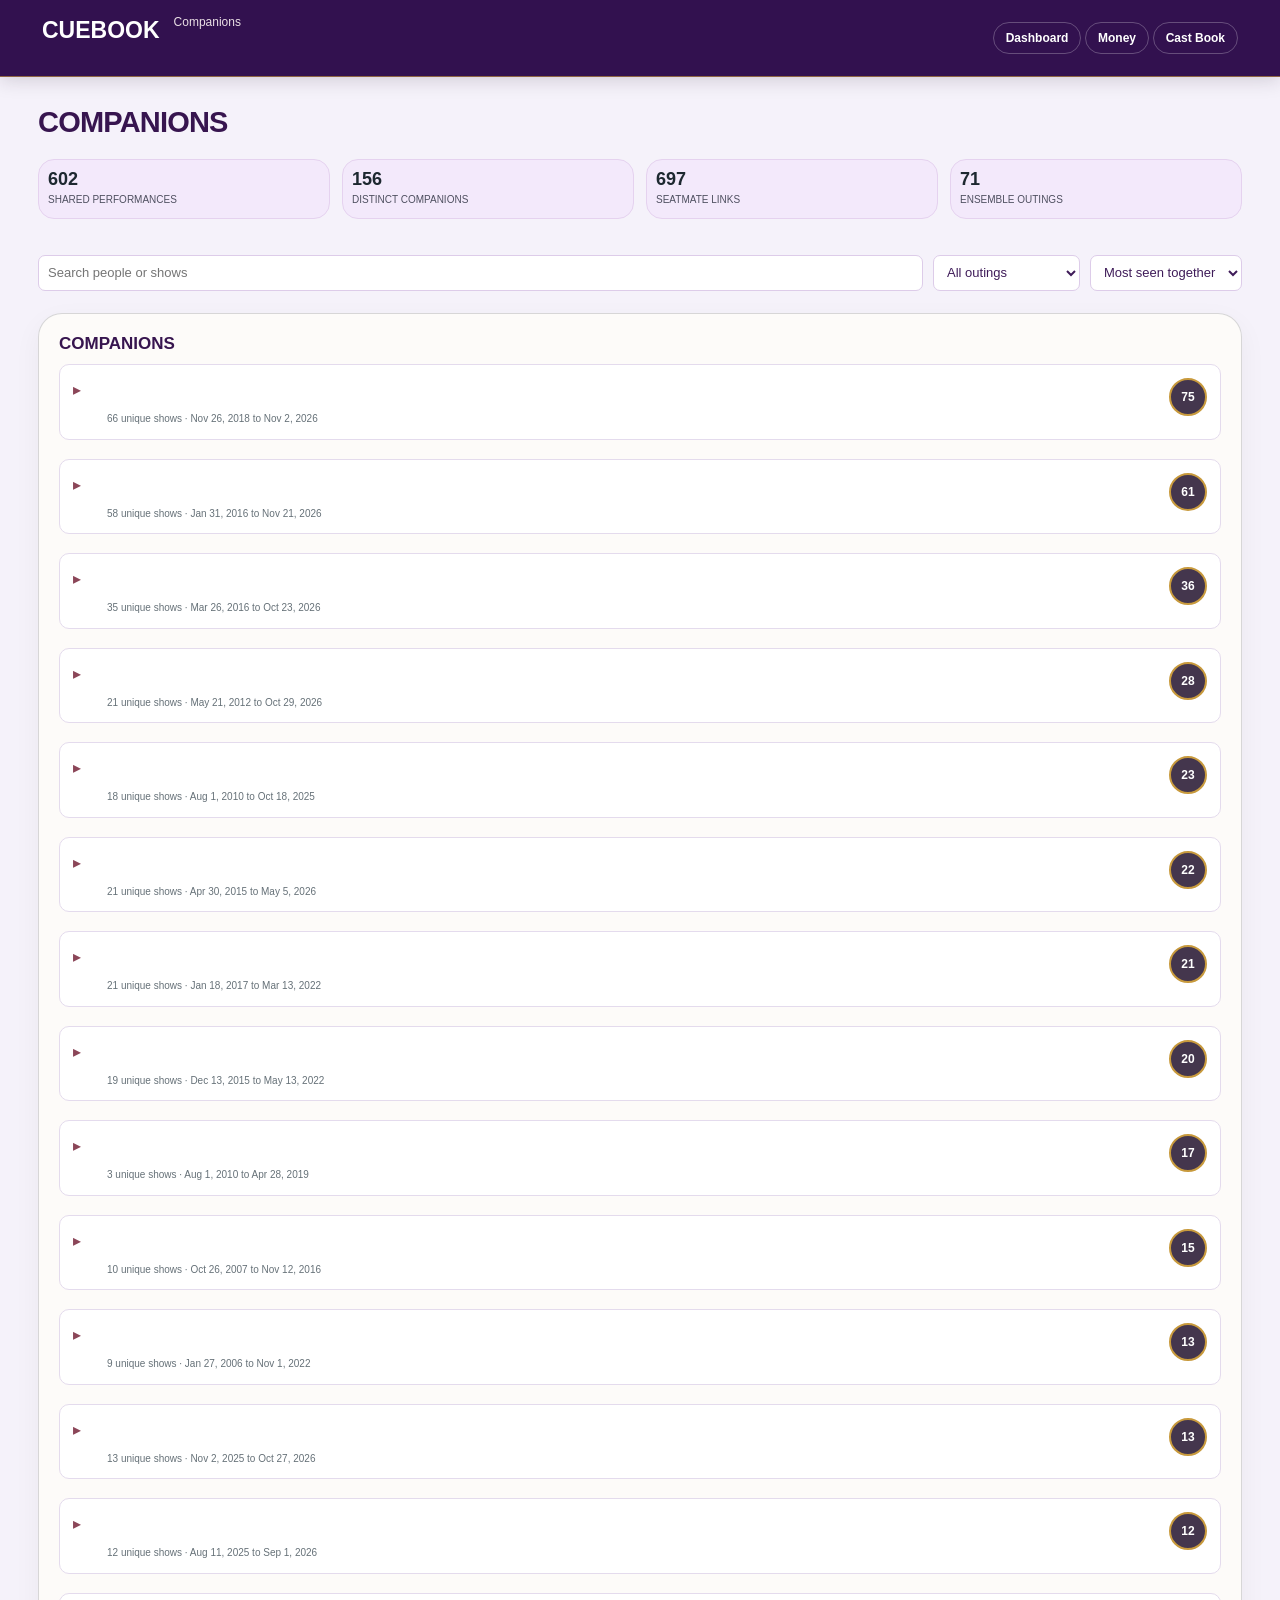
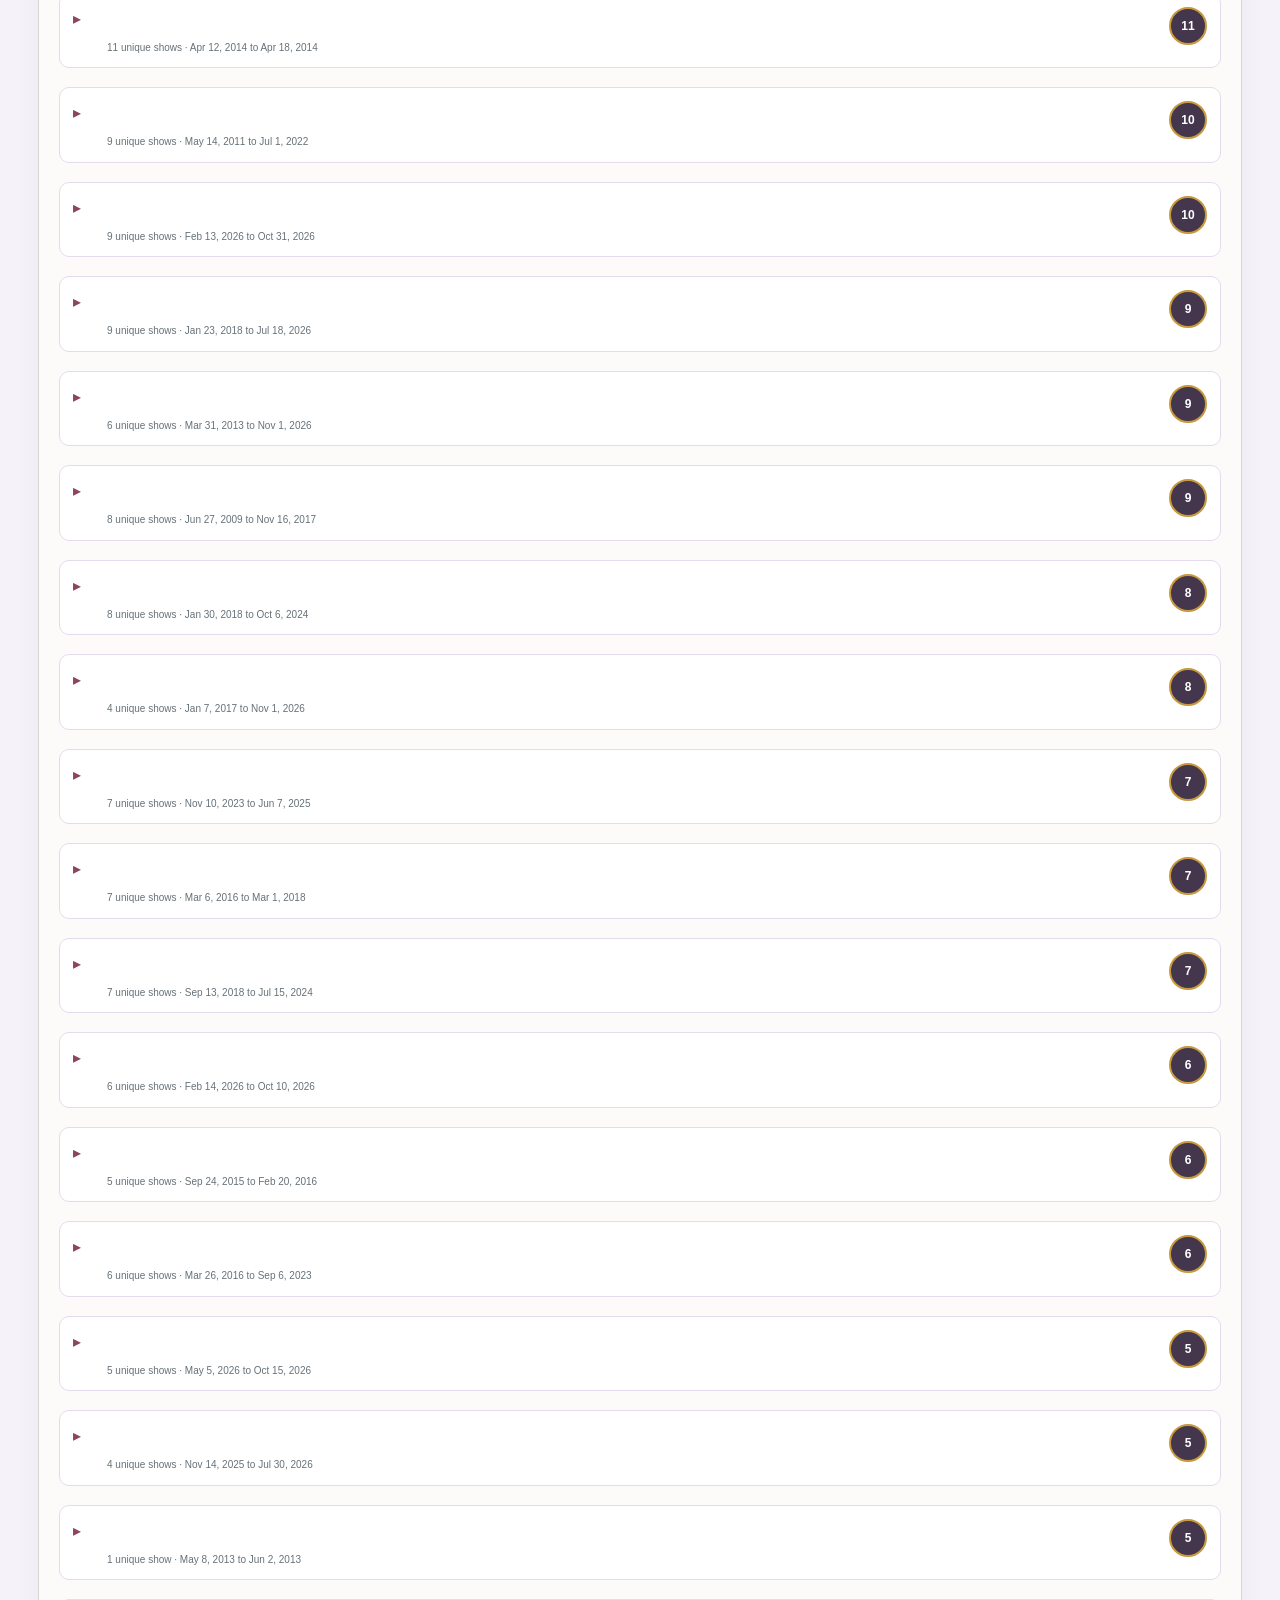
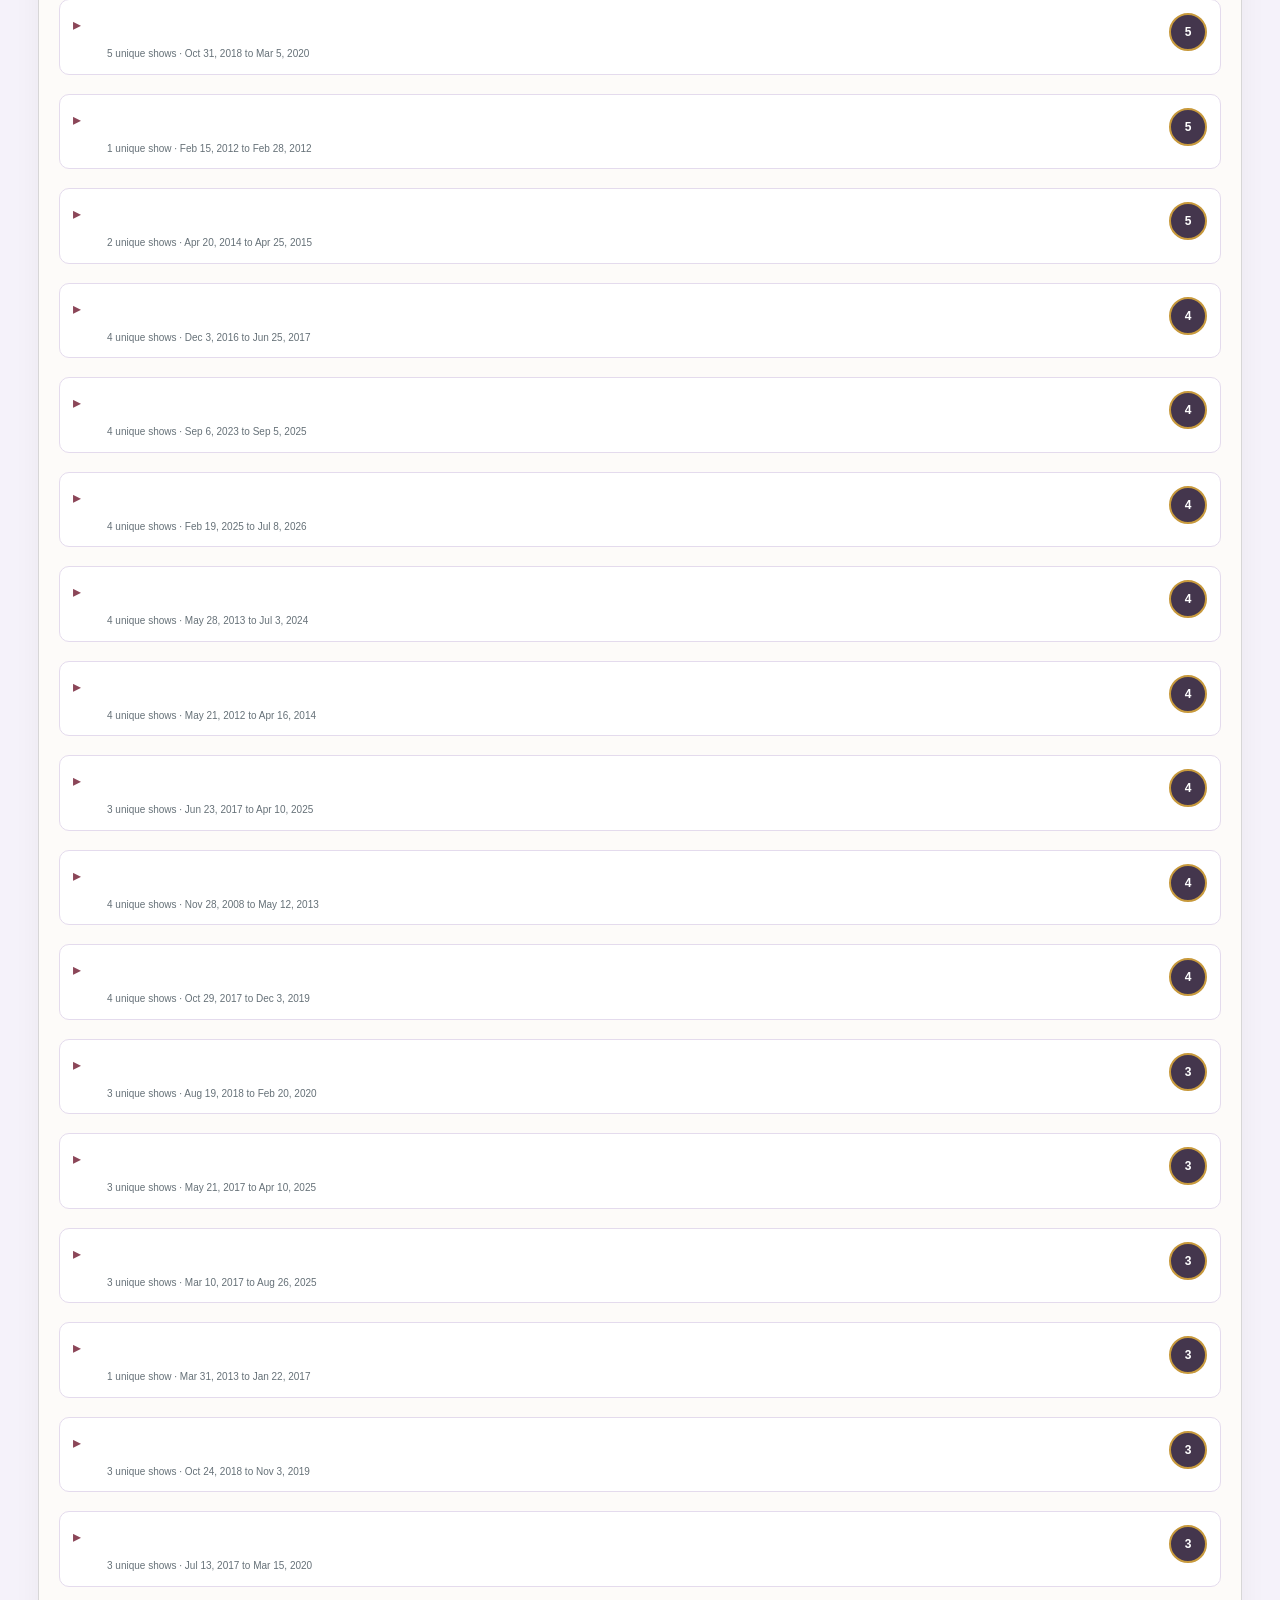
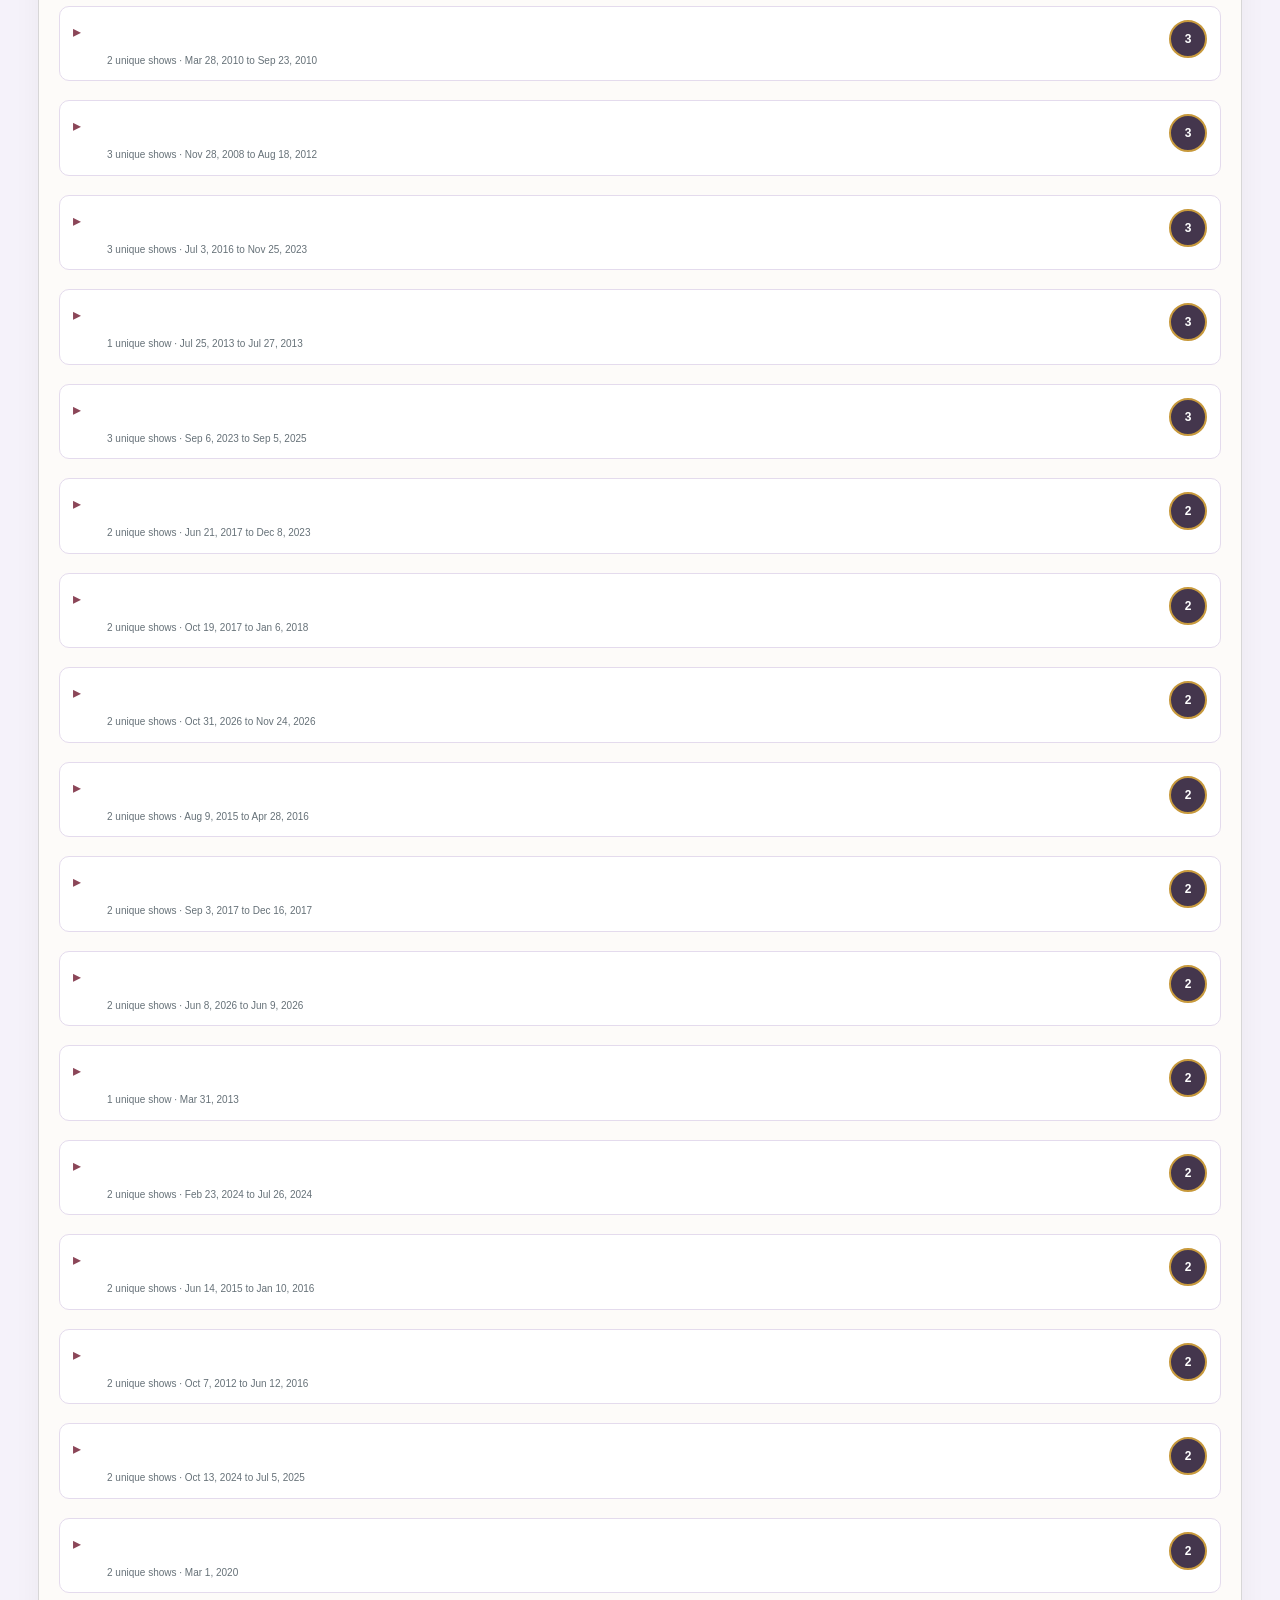
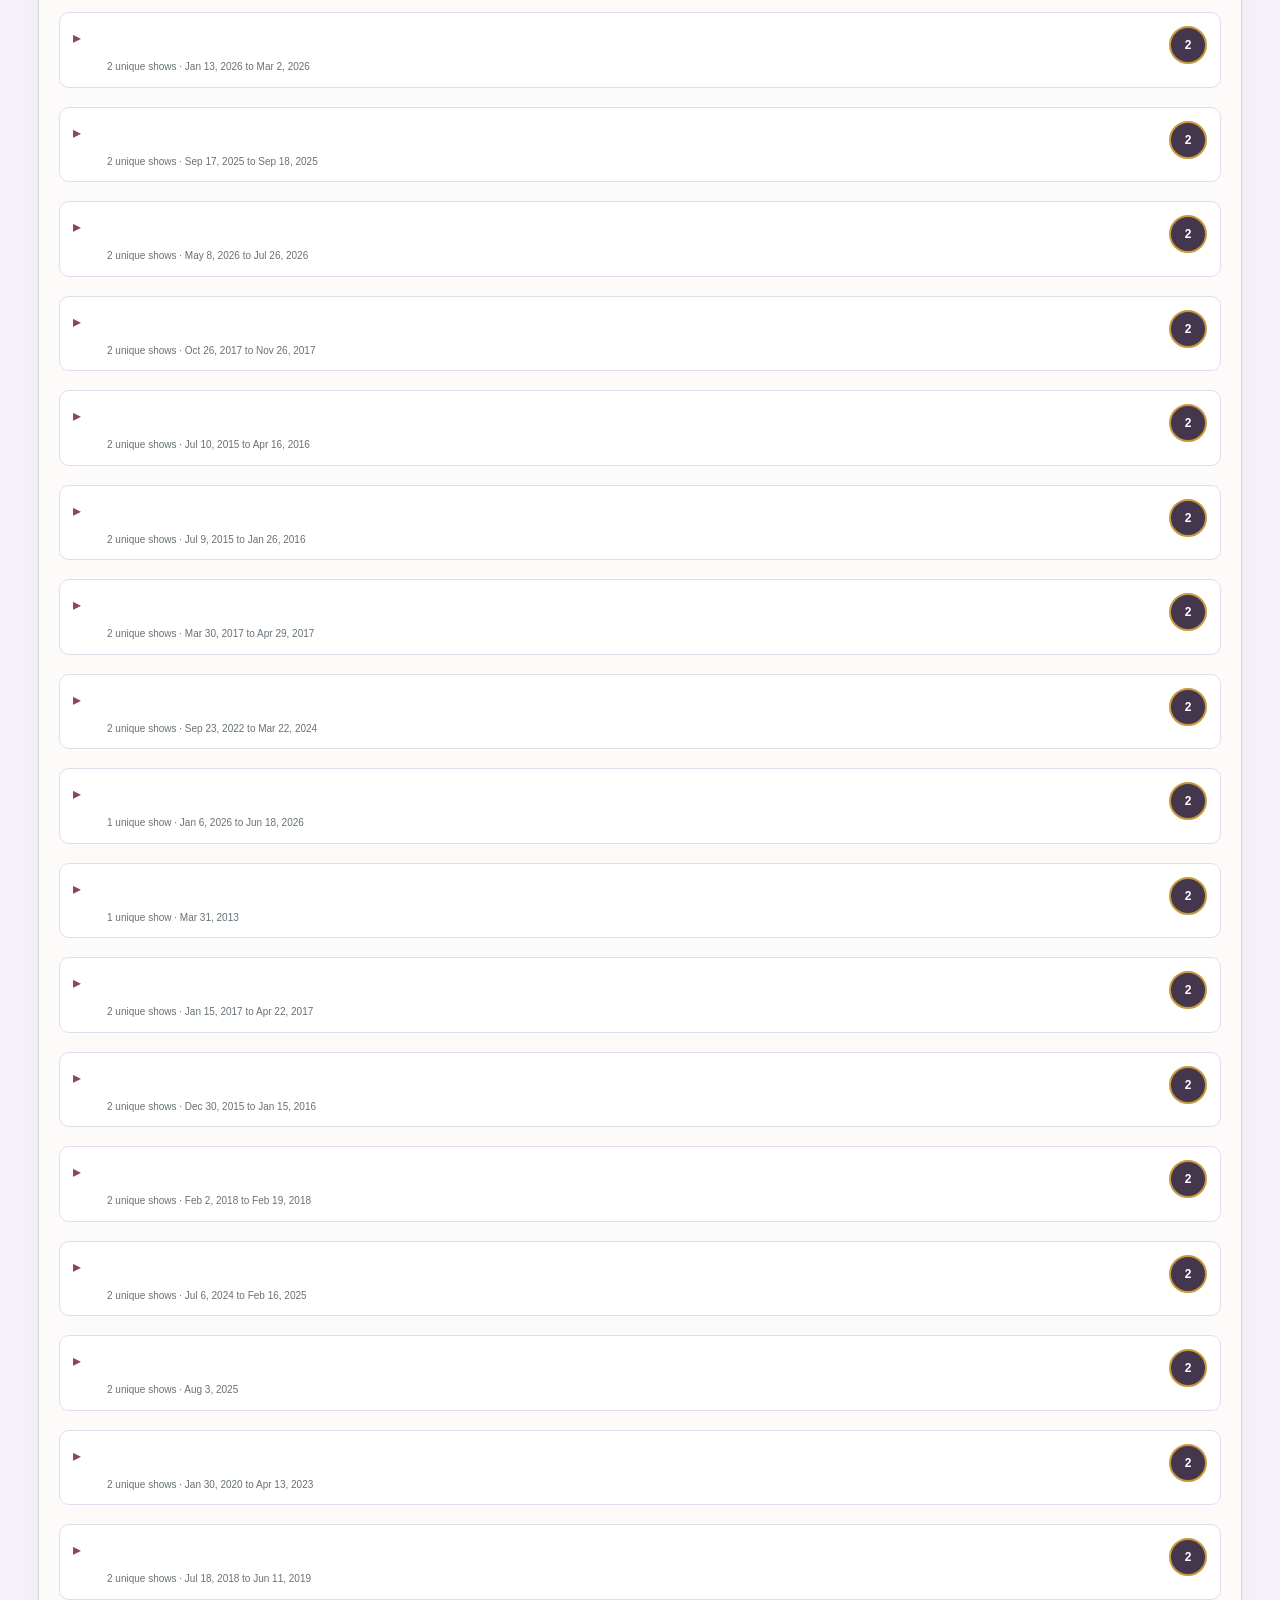
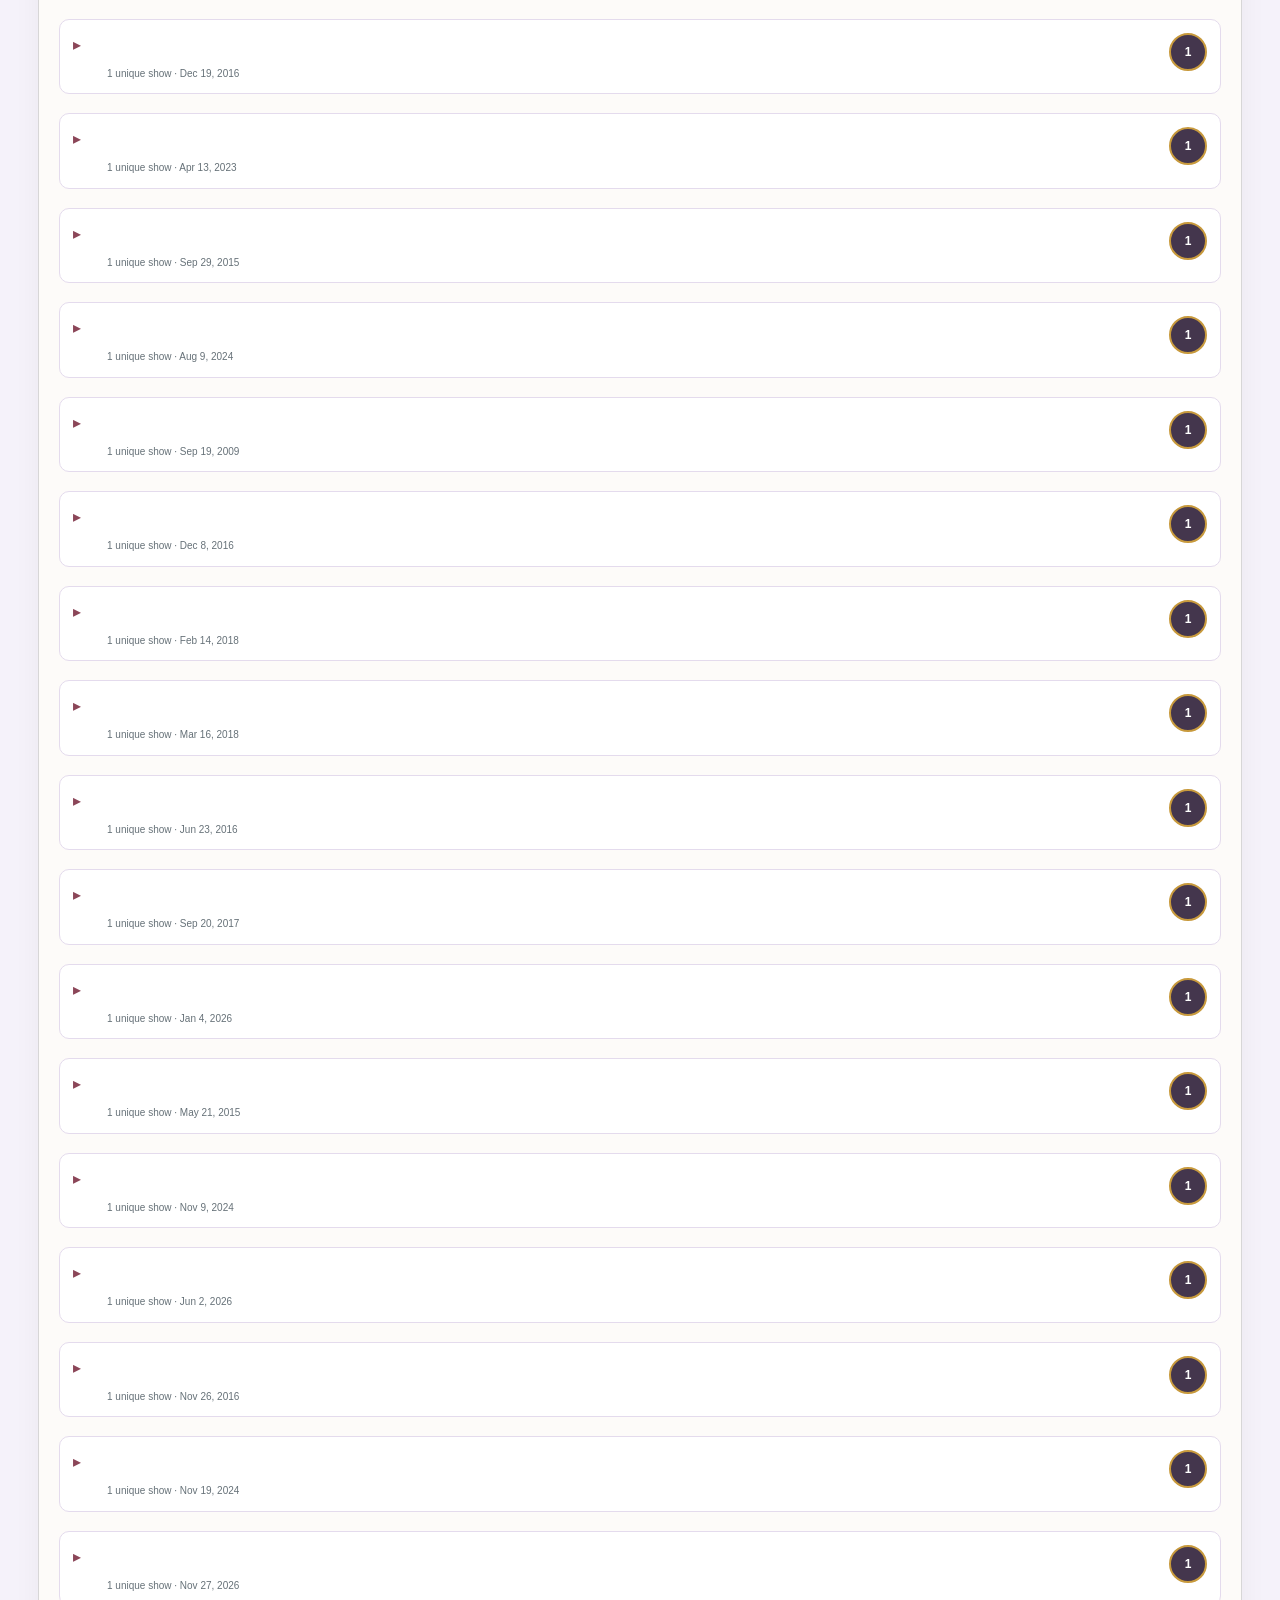
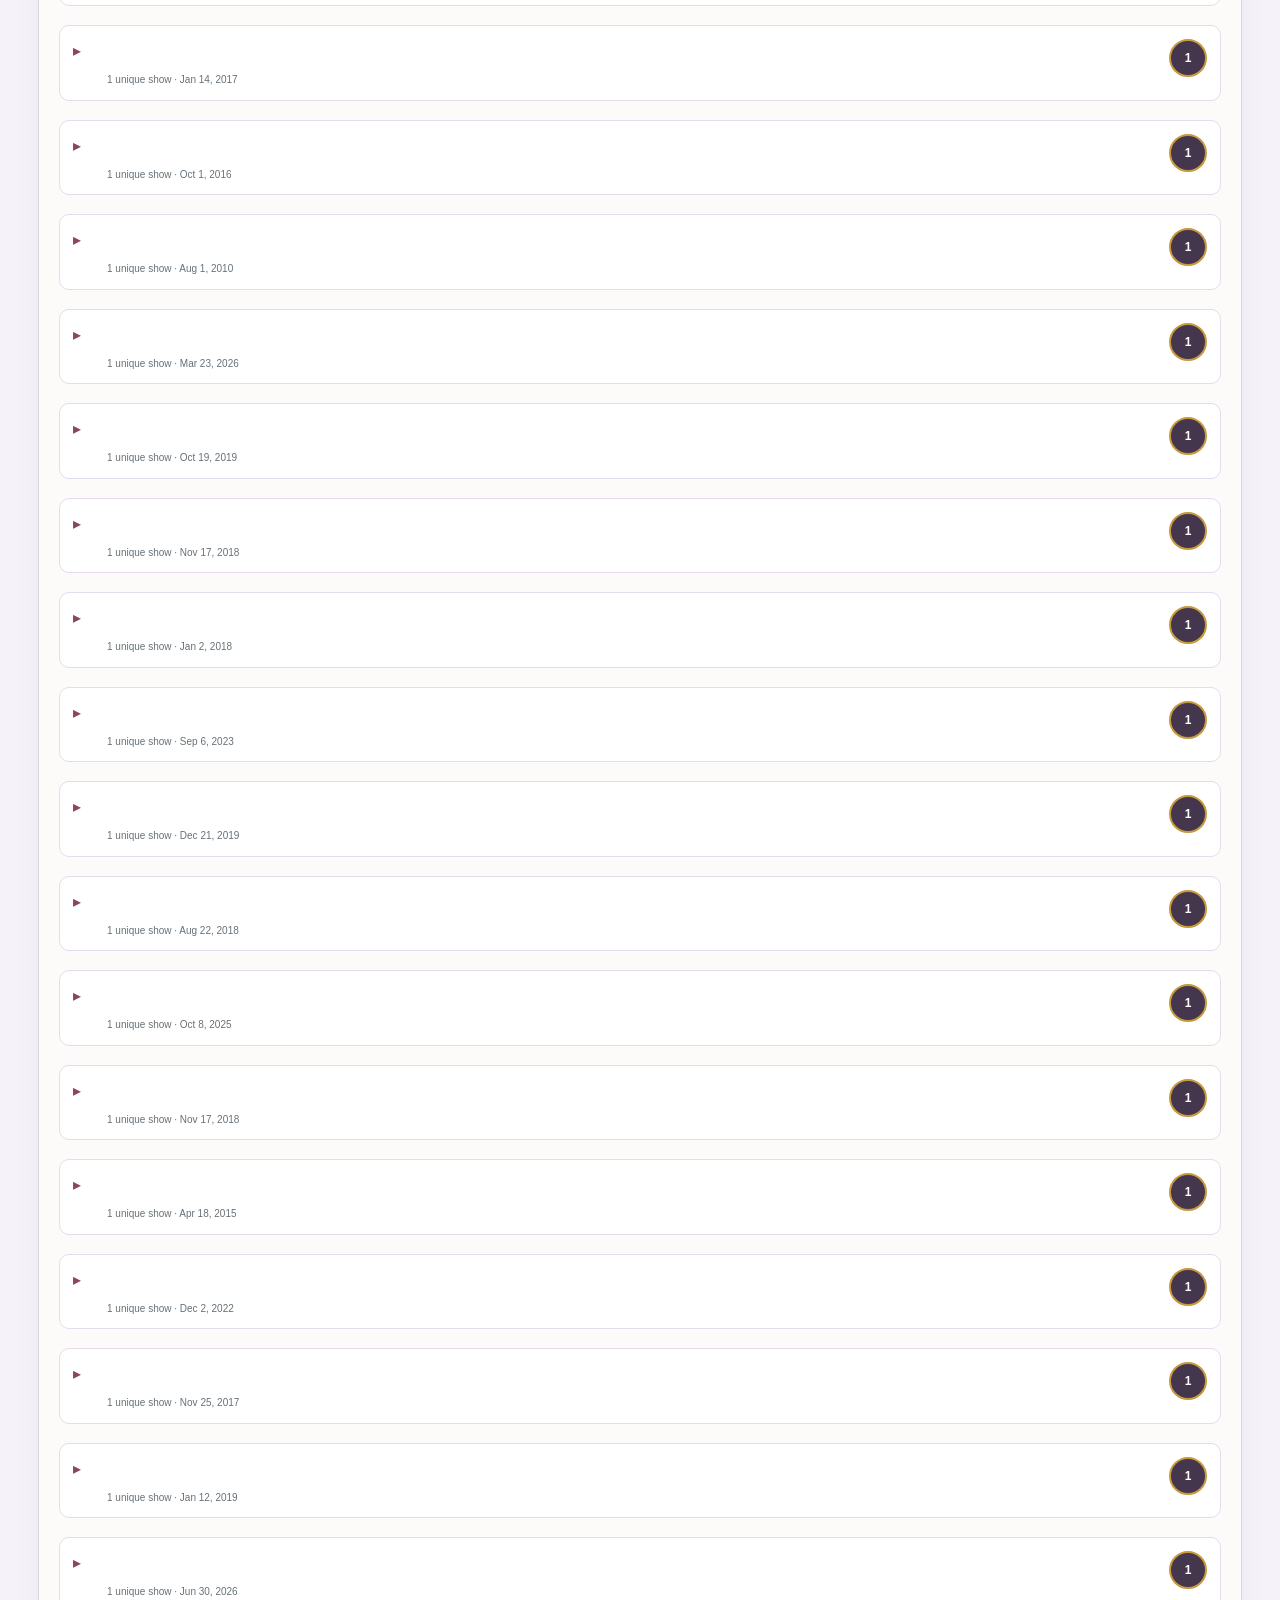
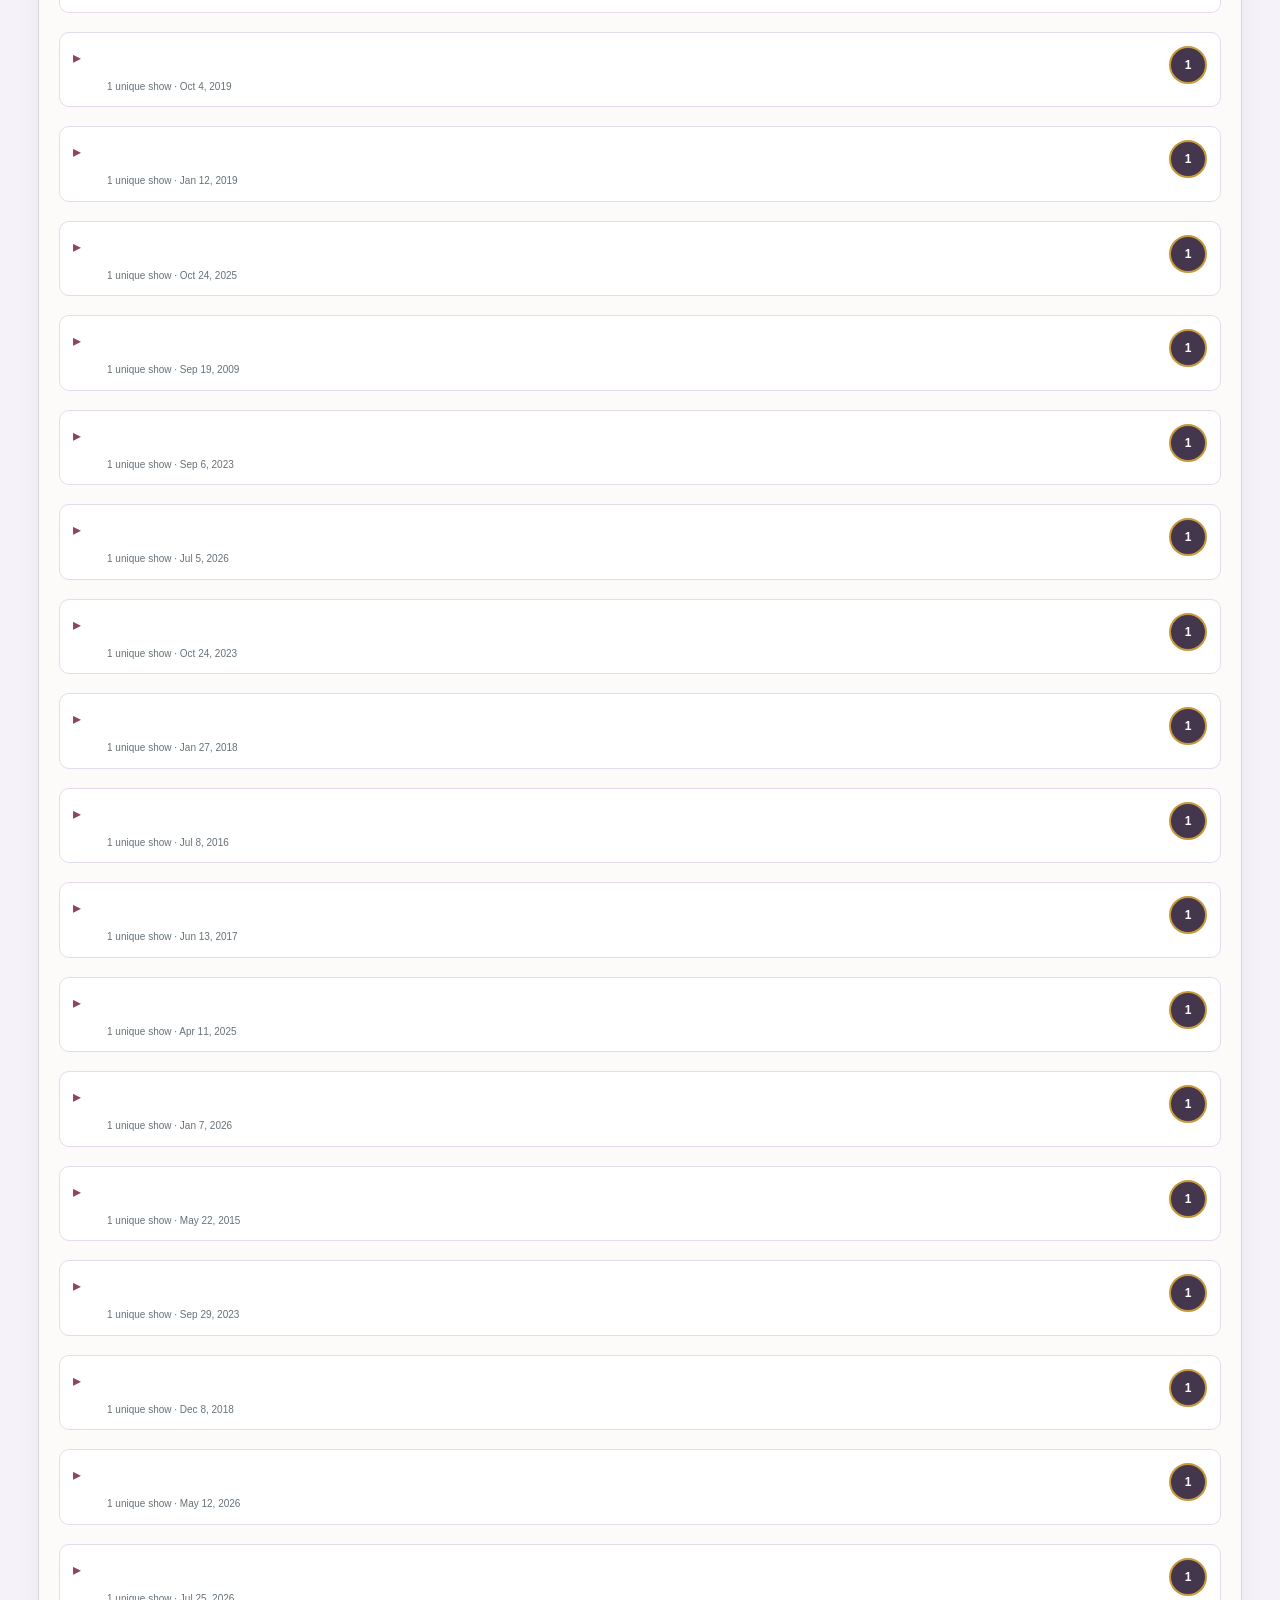
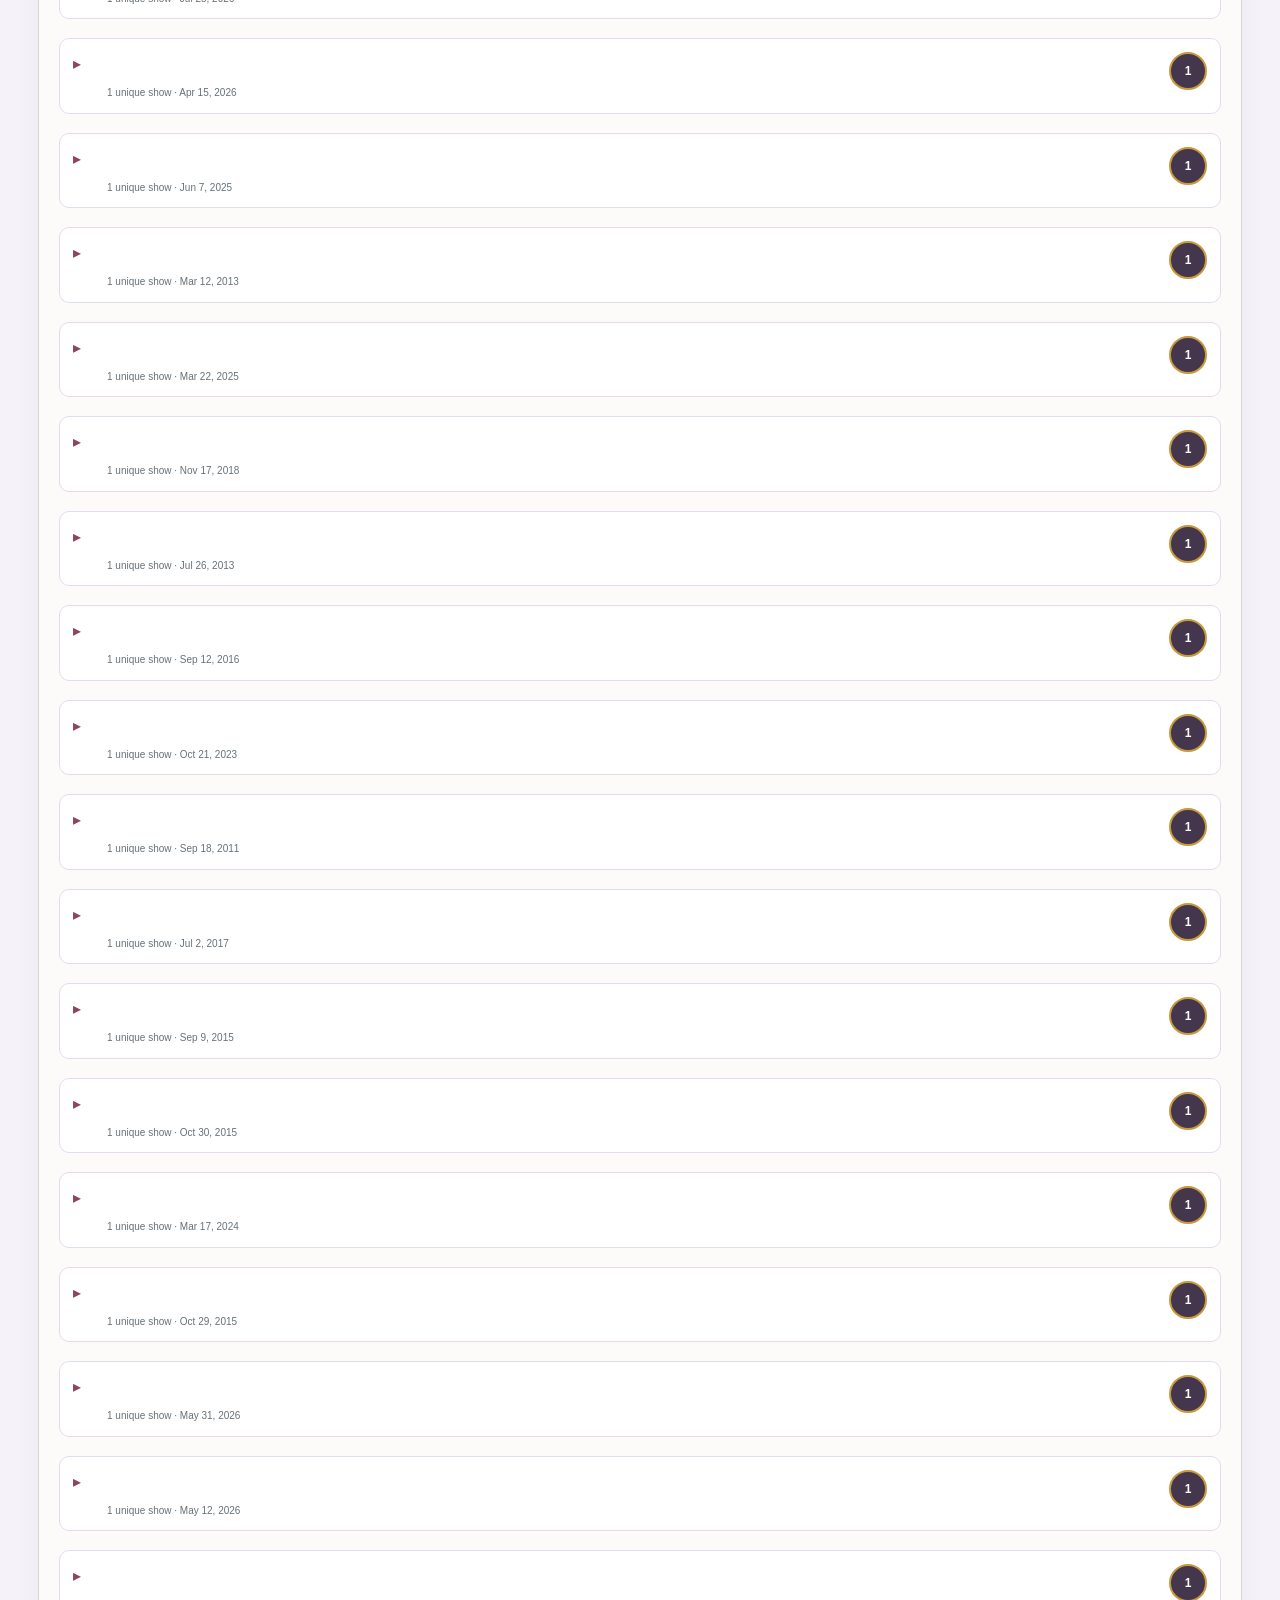
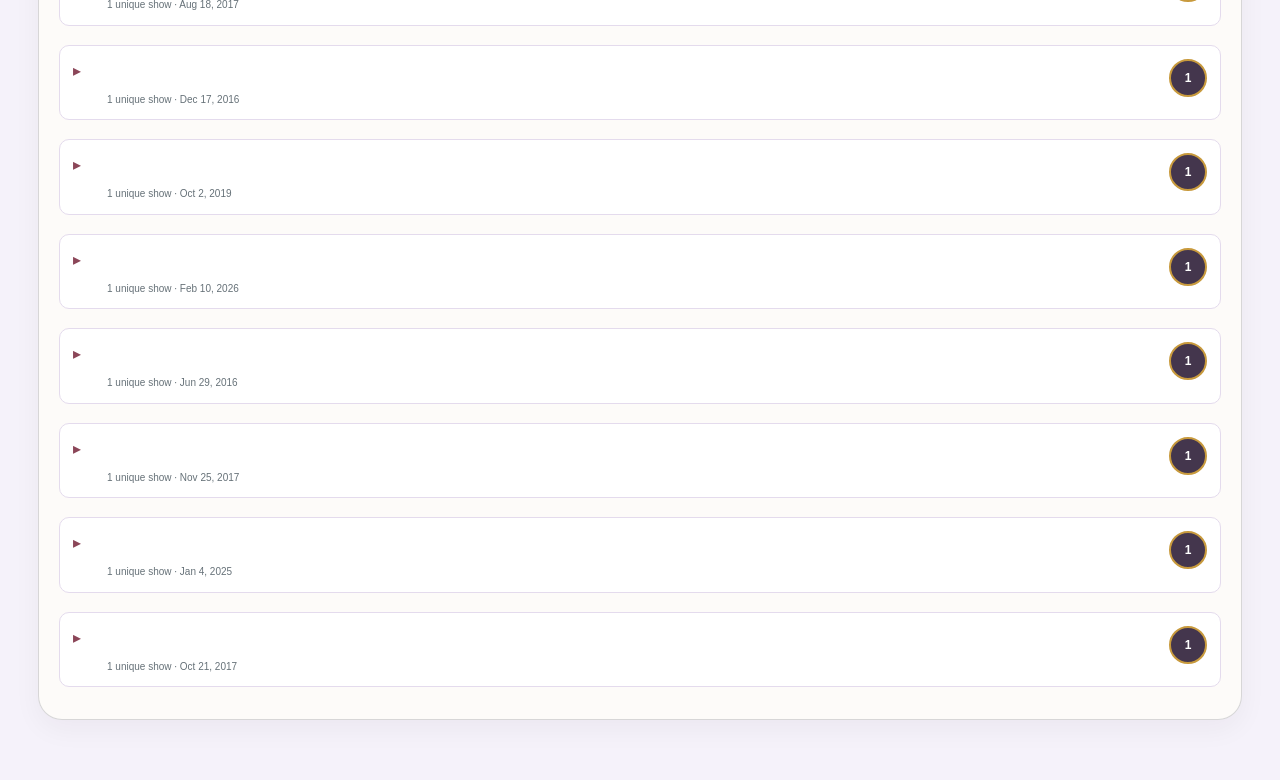
<file: companions.html>
<!doctype html>
<html lang="en"><head><meta charset="utf-8"><meta http-equiv="Cache-Control" content="no-cache, no-store, must-revalidate"><meta http-equiv="Pragma" content="no-cache"><meta http-equiv="Expires" content="0"><meta name="viewport" content="width=device-width,initial-scale=1,viewport-fit=cover">
<title>Cuebook · Companions</title>
<style>
:root{--plum:#241728;--berry:#6b263f;--gold:#f2c84b;--ivory:#fff8ec;--blush:#f3e3df;--ink:#151216;--muted:#746a63;--line:rgba(36,23,40,.16);--white:#fffdf8}
*{box-sizing:border-box}body{margin:0;background:radial-gradient(circle at 10% 0%,#fff7a8 0,transparent 28%),linear-gradient(135deg,var(--ivory),#f7efe2);color:var(--ink);font-family:Arial,sans-serif}.top{background:var(--plum);color:white;position:sticky;top:0;z-index:5;box-shadow:0 3px 18px #2417282b}.topin{max-width:1240px;margin:auto;padding:14px 22px;display:flex;align-items:center;gap:14px}.brand{font-family:"Arial Narrow",Arial,sans-serif;font-weight:900;letter-spacing:.12em;text-transform:uppercase;font-size:23px}.tag{font-size:12px;color:#eadfe5}.spacer{flex:1}.menu a{color:white;text-decoration:none;border:1px solid #ffffff40;border-radius:999px;padding:8px 12px;font-size:12px;font-weight:800}.wrap{max-width:1240px;margin:0 auto;padding:28px 22px 70px}.hero{background:linear-gradient(130deg,var(--berry),var(--plum));color:white;border-radius:28px;padding:32px;box-shadow:0 18px 50px #24172825;position:relative;overflow:hidden}.hero:after{content:"♪";position:absolute;right:24px;top:-28px;font-size:180px;color:#ffffff0d;transform:rotate(-8deg)}h1{font-family:"Arial Narrow",Arial,sans-serif;font-size:clamp(46px,8vw,92px);line-height:.82;margin:0;text-transform:uppercase;letter-spacing:-.035em}.subtitle{font-family:Georgia,serif;font-size:20px;font-style:italic;margin:14px 0 0;color:#ffe78d}.stats{display:grid;grid-template-columns:repeat(4,1fr);gap:12px;margin-top:20px}.stat{background:#ffffff10;border:1px solid #ffffff25;border-radius:16px;padding:13px}.stat b{display:block;font-size:28px}.stat span{font-size:10px;text-transform:uppercase;letter-spacing:.11em;color:#f5e7ea}.controls{display:flex;gap:10px;flex-wrap:wrap;margin:22px 0}.controls input,.controls select{background:var(--white);border:1px solid var(--line);border-radius:999px;padding:12px 16px;font:inherit;min-height:44px}.controls input{flex:1;min-width:220px}.section{background:#fffdf9cc;border:1px solid var(--line);border-radius:24px;padding:20px;margin-top:18px;box-shadow:0 9px 28px #2417280c}.section h2{font-family:"Arial Narrow",Arial,sans-serif;text-transform:uppercase;letter-spacing:.04em;margin:0 0 14px;font-size:26px}.cards{display:flex;flex-direction:column;gap:7px;max-width:100%}.card{width:100%;border:1px solid var(--line);background:white;border-radius:18px;padding:14px 16px;text-align:left;cursor:pointer;display:grid;grid-template-columns:24px minmax(0,1fr) auto;gap:10px;transition:.15s;align-items:start}.card:hover{transform:translateY(-2px);border-color:var(--berry);box-shadow:0 8px 22px #6b263f18}.card:before{content:"▸";font-size:16px;color:var(--berry);padding-top:2px}.card strong{display:block;font-family:"Arial Narrow",Arial,sans-serif;text-transform:uppercase;font-size:17px;letter-spacing:.025em;white-space:normal;line-height:1.05}.card .count{grid-column:3;grid-row:1 / span 2;align-self:start;background:var(--plum);color:white;border:2px solid var(--gold);border-radius:999px;min-width:38px;height:38px;display:grid;place-items:center;font-weight:900}.card small{grid-column:2;display:block;color:var(--muted);white-space:normal;line-height:1.25;margin-top:4px}.detail{display:none}.detail.open{display:block}.detailHead{display:flex;align-items:end;gap:12px;flex-wrap:wrap;border-bottom:1px solid var(--line);padding-bottom:14px}.detailHead h2{margin:0;font-size:36px}.pill{border-radius:999px;background:#fff4bc;border:1px solid #e0c357;padding:5px 9px;font-size:10px;font-weight:900;text-transform:uppercase}.history{margin-top:8px}.historyRow{display:grid;grid-template-columns:120px minmax(0,1fr) auto;gap:12px;padding:12px 6px;border-bottom:1px solid var(--line);align-items:center}.historyRow a{font-family:"Arial Narrow",Arial,sans-serif;font-size:17px;font-weight:850;text-transform:uppercase;color:var(--ink);text-decoration:none}.historyRow a:hover{text-decoration:underline}.meta{color:var(--muted);font-size:12px}.kind{font-size:9px;font-weight:900;text-transform:uppercase;letter-spacing:.07em;border:1px solid var(--line);border-radius:999px;padding:5px 8px}.also{display:flex;gap:8px;flex-wrap:wrap;margin-top:13px}.empty{text-align:center;color:var(--muted);padding:30px}.loading{padding:80px 20px;text-align:center;font-weight:800}.footer{text-align:center;color:var(--muted);font-size:10px;margin-top:28px;letter-spacing:.1em;text-transform:uppercase}
@media(max-width:720px){.card{grid-template-columns:20px minmax(0,1fr) 38px}.card small{grid-column:2/4}.card .count{grid-column:3;grid-row:1 / span 2}.card strong{white-space:normal}.tag{display:none}.wrap{padding:16px 12px 50px}.hero{padding:24px 20px;border-radius:22px}.stats{grid-template-columns:1fr 1fr}.section{padding:15px;border-radius:19px}.historyRow{grid-template-columns:1fr auto}.historyRow .date{grid-column:1/3;font-size:10px}.menu a:not(:first-child){display:none}}
</style><script src="cuebook-attendance.js?v=json-b451"></script><script src="data-loader.js?v=json-b451"></script>
<style id="build180-palette">
:root{--ink:#202736;--berry:#56466c;--gold:#d6a63a;--paper:#f8f4ea;--blush:#e7dfd8;--black:#121722;--muted:#676b78;--line:rgba(32,39,54,.18);--shadow:0 12px 30px rgba(24,29,40,.10);--green:#284a43;--green2:#356258;--gold2:#f3d47e;--cream:#fff1c8;--red:#7a4653;--chip:#efe6d2;--blue:#dce9ef;--violet:#e9e1f2;--cue-ink:#171d28;--cue-green:#284a43;--cue-green2:#356258;--cue-yellow:#e8bd52;--cue-cream:#fbf6e8;--cue-paper:#f8f4ea;--cue-line:rgba(32,39,54,.17);--cue-shadow:0 16px 42px rgba(24,29,40,.11);--plum:#202736;--ivory:#f8f4ea;--white:#fffdf8;--ui-ink:#202736;--ui-paper:#efe8db;--ui-card:#fffdf8;--ui-line:rgba(32,39,54,.16);--ui-gold:#d6a63a;--accent:#56466c;--accent2:#d6a63a;--wash:#eee6d5}
body{background:radial-gradient(circle at 12% -8%,rgba(214,166,58,.18),transparent 31rem),radial-gradient(circle at 96% 2%,rgba(86,70,108,.12),transparent 28rem),linear-gradient(180deg,#f8f4ea,#eee7db)!important;color:var(--black)!important}
.top{background:linear-gradient(112deg,#171e2a,#293444 57%,#51435f)!important;border-bottom:1px solid rgba(214,166,58,.58)!important}
.hero{background:linear-gradient(118deg,#f6df97,var(--paper) 70%)!important}
.row:hover,.perfTile:hover,.menuLinks a:hover,.menuRandom:hover{background:#f3ead2!important;border-color:rgba(86,70,108,.36)!important}
.btn:not(.secondary),.activeMetric{background:var(--ink)!important;color:#fff!important}
.btn.secondary{background:#fffdf8!important;color:var(--ink)!important}
.castListHead{background:linear-gradient(90deg,#f4df9d,var(--paper))!important}
.castList .pill.cover,.coverList .pill.cover,.entityDrawer summary .pill.cover,.pill.cover,.gridCoverBadge{background:#35677a!important;color:#fff!important;border-color:#35677a!important}
.cover-understudy{background:#286c63!important;border-color:#286c63!important;color:#fff!important}
.cover-standby{background:#654879!important;border-color:#654879!important;color:#fff!important}
.cover-swing{background:#35677a!important;border-color:#35677a!important;color:#fff!important}
.cover-alternate{background:#a36d18!important;border-color:#a36d18!important;color:#fff!important}
.cover-temporary{background:#8a5748!important;border-color:#8a5748!important;color:#fff!important}
.cover-replacement{background:#4c566b!important;border-color:#4c566b!important;color:#fff!important}
.coverTypeText.cover-understudy,.coverTypeText.cover-standby,.coverTypeText.cover-swing,.coverTypeText.cover-alternate,.coverTypeText.cover-temporary,.coverTypeText.cover-replacement{display:inline-flex!important;padding:3px 7px!important;border-radius:999px!important;font-weight:900!important}
.showNumberBadge{display:inline-flex;align-items:center;justify-content:center;width:max-content;border:1px solid rgba(86,70,108,.28);border-radius:999px;padding:3px 8px;background:#efe6f2;color:#3f3150;font-size:10px;font-weight:950;letter-spacing:.08em;text-transform:uppercase;white-space:nowrap}
.perfTile .showNumberBadge{margin-bottom:7px}.row .showNumberBadge{margin-top:6px}.heroNumber{margin-bottom:8px}.fact.showNumberFact b{color:var(--berry)!important}.tileNumber{margin-bottom:6px}.dbMicro .showNumberBadge{background:#efe6f2!important;color:#3f3150!important}

/* Build 187: accessible companion-page contrast + lighter typography. */
.hero{color:var(--ink)!important;}
.hero h1{color:var(--ink)!important;font-weight:650!important;letter-spacing:.005em!important;}
.hero .subtitle{color:#5a4a26!important;}
.hero .stat{background:rgba(255,253,248,.72)!important;border-color:rgba(32,39,54,.18)!important;}
.hero .stat b{color:var(--ink)!important;font-weight:650!important;}
.hero .stat span{color:#4f5060!important;}
.section h2,.detailHead h2,.card strong,.historyRow a{font-weight:650!important;letter-spacing:.005em!important;}
.historyRow a{line-height:1.12!important;}
</style>

<style id="build203-shared-palette">
:root{--ink:#123a5a;--berry:#2f78a7;--gold:#d3a64b;--paper:#f7fbfe;--blush:#e3f2fa;--black:#0c263b;--muted:#5c7282;--line:rgba(18,58,90,.17);--shadow:0 12px 32px rgba(11,39,64,.10);--accent:#2f78a7;--accent2:#d3a64b;--ui-ink:#123a5a;--ui-paper:#e9f4fa;--ui-card:#fff;--ui-line:rgba(18,58,90,.17);--ui-gold:#d3a64b}
body{background:radial-gradient(circle at 9% -8%,rgba(201,160,75,.18),transparent 30rem),radial-gradient(circle at 96% 0,rgba(75,121,148,.18),transparent 30rem),linear-gradient(180deg,#f7fbfc,#e6f0f4)!important;color:var(--black)!important}.top,.topbar{background:linear-gradient(112deg,#0f2437,#173650 56%,#28556f)!important;border-bottom:1px solid rgba(201,160,75,.72)!important}.hero,.card,.panel,.controls{border-color:var(--line)!important}.btn:not(.secondary){background:#173650!important;color:#fff!important}.btn.secondary{background:#fff!important;color:#173650!important}.link,a{accent-color:#4b7994}

/* Build 301 palette refresh: stage-door teal + oxblood + warm brass */
:root{
  --ink:#1d2830!important;--berry:#8b4658!important;--gold:#c89a3d!important;--paper:#f7f2e9!important;--blush:#eadbd6!important;
  --black:#11181d!important;--muted:#667178!important;--line:rgba(29,40,48,.17)!important;--green:#1f514c!important;--green2:#2c6a62!important;
  --gold2:#f0d58a!important;--cream:#fff1cc!important;--red:#8a3f4e!important;--chip:#efe2d2!important;--blue:#dce9ea!important;--violet:#e9dfea!important;
  --cue-ink:#182229!important;--cue-green:#1f514c!important;--cue-green2:#2c6a62!important;--cue-yellow:#d7aa4b!important;--cue-cream:#fbf5e9!important;--cue-paper:#f7f2e9!important;
  --cue-line:rgba(29,40,48,.16)!important;--plum:#44364d!important;--ivory:#f7f2e9!important;--white:#fffdf9!important;--ui-ink:#1d2830!important;
  --ui-paper:#eee6da!important;--ui-card:#fffdf9!important;--ui-line:rgba(29,40,48,.15)!important;--ui-gold:#c89a3d!important;--accent:#1f625d!important;--accent2:#b65c70!important;--wash:#ece4d8!important;
}
body{background:radial-gradient(circle at 10% -6%,rgba(200,154,61,.18),transparent 31rem),radial-gradient(circle at 98% 0%,rgba(182,92,112,.12),transparent 28rem),linear-gradient(180deg,#f8f4ed,#eee6da)!important;color:var(--black)!important}
.top{background:linear-gradient(112deg,#152128,#1e4a47 58%,#633647)!important;border-bottom-color:rgba(200,154,61,.62)!important}
.hero{background:linear-gradient(118deg,#f1d9ad,var(--paper) 68%,#e2eeea)!important}
.nav a:hover,.nav a.active{background:rgba(200,154,61,.20)!important;border-color:rgba(200,154,61,.48)!important}
.globalSearch button{background:var(--gold)!important;color:#171d20!important}
</style>
</head><body class="cueUtility">
<header class="top"><div class="topin"><div class="brand">Cuebook</div><div class="tag">Companions</div><div class="spacer"></div><nav class="menu"><a href="index.html?v=json-b451">Dashboard</a> <a href="money.html?v=json-b451">Money</a> <a href="castbook.html?v=json-b451">Cast Book</a></nav></div></header>
<main class="wrap" id="app"><div class="loading">Finding the people in the next seat…</div></main>
<script>
const esc=s=>String(s??'').replace(/[&<>"']/g,c=>({'&':'&amp;','<':'&lt;','>':'&gt;','"':'&quot;',"'":'&#39;'}[c]));
const norm=s=>String(s||'').normalize('NFKD').replace(/[\u0300-\u036f]/g,'').toLowerCase().replace(/[^a-z0-9]+/g,' ').trim();
const fmt=d=>{try{return new Date(d+'T12:00:00').toLocaleDateString(undefined,{month:'short',day:'numeric',year:'numeric'})}catch{return d||''}};
let DB, companions=[], selected='', query='', kind='all', sort='count', companionSummary={withCount:0,links:0,groups:0};
function vals(o){return o&&typeof o==='object'?Object.values(o):[]}
function indexData(){
 const perfs=DB.performances||{}, shows=DB.shows||{}, venues=DB.venues||{}, people=DB.people||{};
 const map=new Map(), links=Array.isArray(DB.companionLinks)?DB.companionLinks:[], linkedPerfIds=new Set();
 const byPerf=new Map();
 links.forEach(link=>{let perfId=String(link.performanceId);if(!perfs[perfId])return;if(!byPerf.has(perfId))byPerf.set(perfId,[]);byPerf.get(perfId).push(link);linkedPerfIds.add(perfId)});
 function addEvent(p,person,display,group,key){
   if(!p||!display)return;
   let rec=map.get(key)||{key,name:display,events:[],person:person||null};
   if(person)rec.name=person.name||person.displayName||rec.name;
   let sh=shows[String(p.showId)]||{},ve=venues[String(p.venueId)]||{};
   rec.events.push({p,show:sh.title||sh.name||'Unknown show',venue:ve.name||'',group,ticket:p.ticketType||'',markers:p.experienceMarkers||[]});
   map.set(key,rec);
 }
 byPerf.forEach((rows,perfId)=>{
   const p=perfs[perfId], unique=[], seen=new Set();
   rows.forEach(link=>{let person=people[String(link.personId)]||null,display=link.displayName||person?.name||person?.displayName||`Person ${link.personId}`,key=person?`person:${person.id}`:`name:${norm(display)}`;if(!seen.has(key)){seen.add(key);unique.push({person,display,key})}});
   unique.forEach(x=>addEvent(p,x.person,x.display,unique.length,x.key));
 });
 // Legacy fallback: retain any string-only companion records not represented in companionLinks.
 vals(perfs).forEach(p=>{
   if(linkedPerfIds.has(String(p.id)))return;
   const names=[...new Set((p.attendedWith||[]).filter(Boolean).map(String))];
   names.forEach(display=>{let person=vals(people).find(x=>norm(x.name)===norm(display)||(x.aliases||[]).some(a=>norm(a)===norm(display)))||null,key=person?`person:${person.id}`:`name:${norm(display)}`;addEvent(p,person,display,names.length,key)});
 });
 const apps=DB.appearances||[],credits=DB.creativeCredits||[];
 map.forEach(r=>{if(r.person){let pid=String(r.person.id);r.onstage=new Set(apps.filter(a=>String(a.personId)===pid).map(a=>a.performanceId)).size;r.creative=new Set(credits.filter(c=>String(c.personId)===pid).map(c=>c.performanceId)).size}else{r.onstage=0;r.creative=0}r.events.sort((a,b)=>String(a.p.date).localeCompare(String(b.p.date)));r.count=r.events.length;r.shows=new Set(r.events.map(e=>e.show)).size;r.broadway=r.events.filter(e=>/^Broadway$/i.test(e.p.type||'')).length;r.regional=r.events.filter(e=>/regional/i.test(e.p.type||'')).length;r.rush=r.events.filter(e=>/rush/i.test(e.ticket)||e.markers.some(m=>/rush/i.test(m))).length;r.comp=r.events.filter(e=>/comp/i.test(e.ticket)||e.markers.some(m=>/comp/i.test(m))).length;r.opening=r.events.filter(e=>e.markers.some(m=>/opening/i.test(m))).length});
 companions=[...map.values()];
 companionSummary={withCount:byPerf.size,links:links.length,groups:[...byPerf.values()].filter(rows=>new Set(rows.map(r=>String(r.personId))).size>1).length};
}
function filtered(){let a=companions.filter(r=>!query||norm(r.name).includes(norm(query))||r.events.some(e=>norm(e.show).includes(norm(query))));if(kind==='broadway')a=a.filter(r=>r.broadway);if(kind==='regional')a=a.filter(r=>r.regional);if(kind==='rush')a=a.filter(r=>r.rush);if(kind==='comp')a=a.filter(r=>r.comp);if(kind==='ensemble')a=a.filter(r=>r.events.some(e=>e.group>1));a.sort(sort==='alpha'?(x,y)=>x.name.localeCompare(y.name):sort==='shows'?(x,y)=>y.shows-x.shows||y.count-x.count:(x,y)=>y.count-x.count||x.name.localeCompare(y.name));return a}
function card(r){let first=fmt(r.events[0]?.p.date),last=fmt(r.events[r.events.length-1]?.p.date);return `<button class="card" data-name="${esc(r.key)}"><strong>${esc(r.name)}</strong><span class="count">${r.count}</span><small>${r.shows} unique show${r.shows===1?'':'s'} · ${first}${first&&last&&first!==last?` to ${last}`:''}</small></button>`}
function detail(r){if(!r)return '';let tags=[];if(r.broadway)tags.push(`${r.broadway} Broadway`);if(r.regional)tags.push(`${r.regional} regional`);if(r.rush)tags.push(`${r.rush} rush`);if(r.comp)tags.push(`${r.comp} comp`);let rows=[...r.events].slice().reverse().map(e=>`<div class="historyRow"><div class="date meta">${fmt(e.p.date)} · ${esc(e.p.time||'')}</div><div><a href="index.html?v=json-b451#perf-${e.p.id}">${esc(e.show)}</a><div class="meta">${esc(e.venue)}${e.p.seatLocation?.display?' · '+esc(e.p.seatLocation.display):''}</div></div><div class="kind">${esc(e.p.type||'Theatre')}</div></div>`).join('');return `<section class="section detail open"><div class="detailHead"><h2>${esc(r.name)}</h2><span class="pill">${r.count} performance${r.count===1?'':'s'}</span><span class="pill">${r.shows} unique show${r.shows===1?'':'s'}</span></div><div class="also">${tags.map(x=>`<span class="pill">${esc(x)}</span>`).join('')}${r.onstage?`<span class="pill">Also onstage: ${r.onstage}</span>`:''}${r.creative?`<span class="pill">Also credited: ${r.creative}</span>`:''}</div><div class="history">${rows}</div></section>`}
function render(){let a=filtered(),sel=companions.find(r=>r.key===selected)||companions.find(r=>norm(r.name)===norm(selected));document.getElementById('app').innerHTML=`<section class="hero"><h1>Companions</h1><div class="stats"><div class="stat"><b>${companionSummary.withCount}</b><span>shared performances</span></div><div class="stat"><b>${companions.length}</b><span>distinct companions</span></div><div class="stat"><b>${companionSummary.links}</b><span>seatmate links</span></div><div class="stat"><b>${companionSummary.groups}</b><span>ensemble outings</span></div></div></section><div class="controls"><input id="q" placeholder="Search people or shows" value="${esc(query)}"><select id="kind"><option value="all">All outings</option><option value="broadway">Broadway buddies</option><option value="regional">Regional regulars</option><option value="rush">Rush hour</option><option value="comp">Comp club</option><option value="ensemble">The ensemble</option></select><select id="sort"><option value="count">Most seen together</option><option value="shows">Most unique shows</option><option value="alpha">Alphabetical</option></select></div><section class="section"><h2>${query?'Search Results':'Companions'}</h2><div class="cards">${a.length?a.map(r=>card(r)+(sel?.key===r.key?detail(r):'')).join(''):'<div class="empty">No companions found.</div>'}</div></section><div class="footer">Cuebook · B376 · v14.63.01 · companion layout refresh</div>`;document.getElementById('kind').value=kind;document.getElementById('sort').value=sort;document.getElementById('q').addEventListener('input',e=>{query=e.target.value;render()});document.getElementById('kind').addEventListener('change',e=>{kind=e.target.value;render()});document.getElementById('sort').addEventListener('change',e=>{sort=e.target.value;render()});document.querySelectorAll('.card').forEach(b=>b.addEventListener('click',()=>{selected=b.dataset.name;history.replaceState(null,'','#companion='+encodeURIComponent(selected));render()}))}
loadCuebookData({cache:'no-store'}).then(d=>{DB=d;indexData();let h=new URLSearchParams(location.hash.replace(/^#/,''));selected=h.get('companion')||'';render()}).catch(e=>document.getElementById('app').innerHTML=`<div class="loading">Could not load companions: ${esc(e.message)}</div>`)
</script><link rel="stylesheet" href="cuebook-ui.css?v=json-b451"><script>(()=>{const tidy=()=>document.querySelectorAll(".subtitle,.eyebrow,.footer").forEach(e=>e.remove());tidy();new MutationObserver(tidy).observe(document.body,{childList:true,subtree:true});})();</script></body></html>
</file>
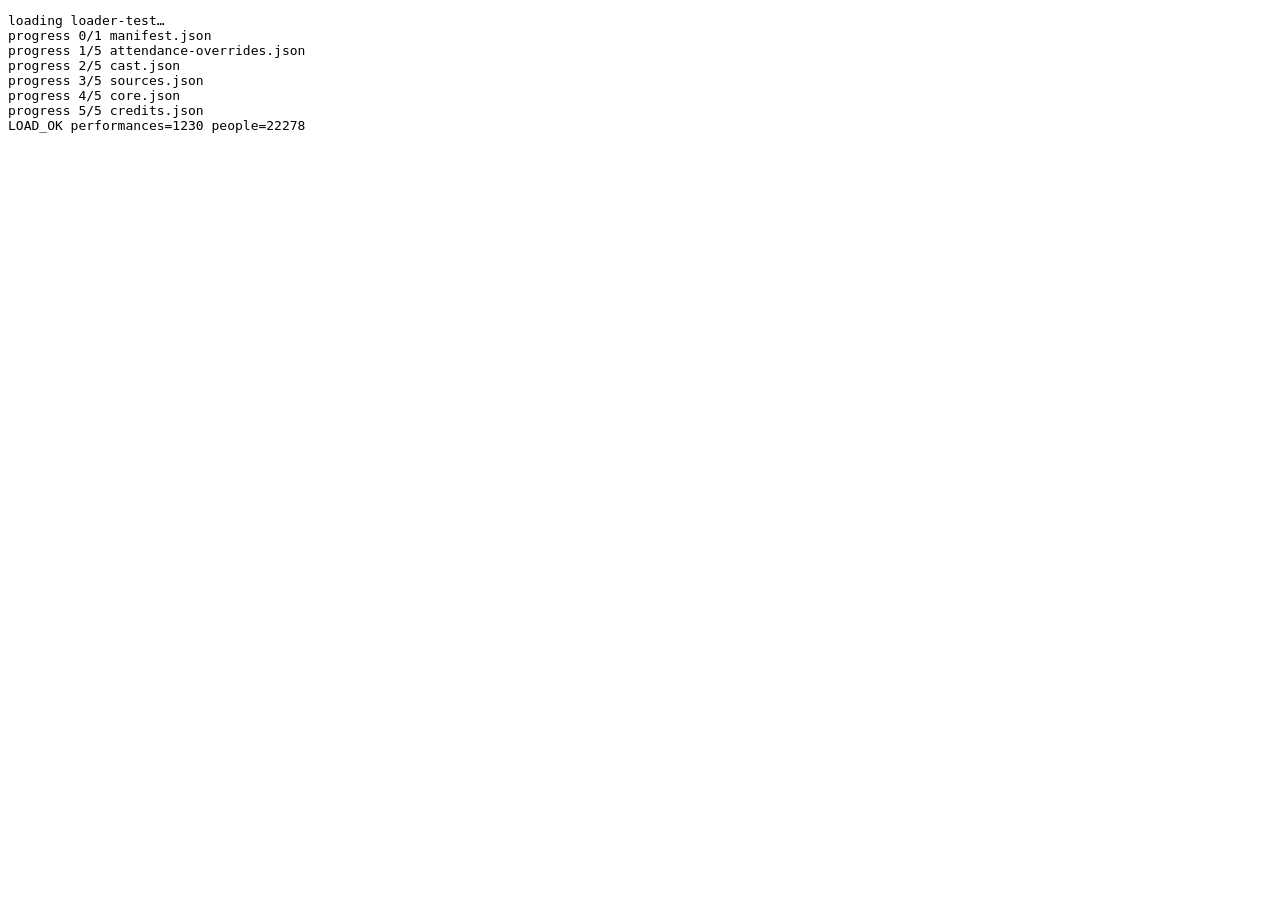
<file: loader-test.html>
<!doctype html><meta charset="utf-8"><title>Cuebook Loader Test B340</title><script src="data-loader.js?v=json-b340"></script><pre id="out">loading loader-test…</pre><script>
const out=document.getElementById('out');
function log(s){out.textContent+='\n'+s;}
const loader=window.loadCuebookData||(window.CuebookDataLoader&&window.CuebookDataLoader.load);
if(!loader){out.textContent='LOAD_FAIL loader missing';}
else loader({cache:'no-store',loadOptional:false,onProgress:i=>log('progress '+(i.loaded??'?')+'/'+(i.total??'?')+' '+(i.file||''))}).then(db=>{out.textContent+='\nLOAD_OK performances='+Object.keys(db.performances||{}).length+' people='+Object.keys(db.people||{}).length;}).catch(e=>{out.textContent+='\nLOAD_FAIL '+(e&&e.stack||e);});
</script>
</file>
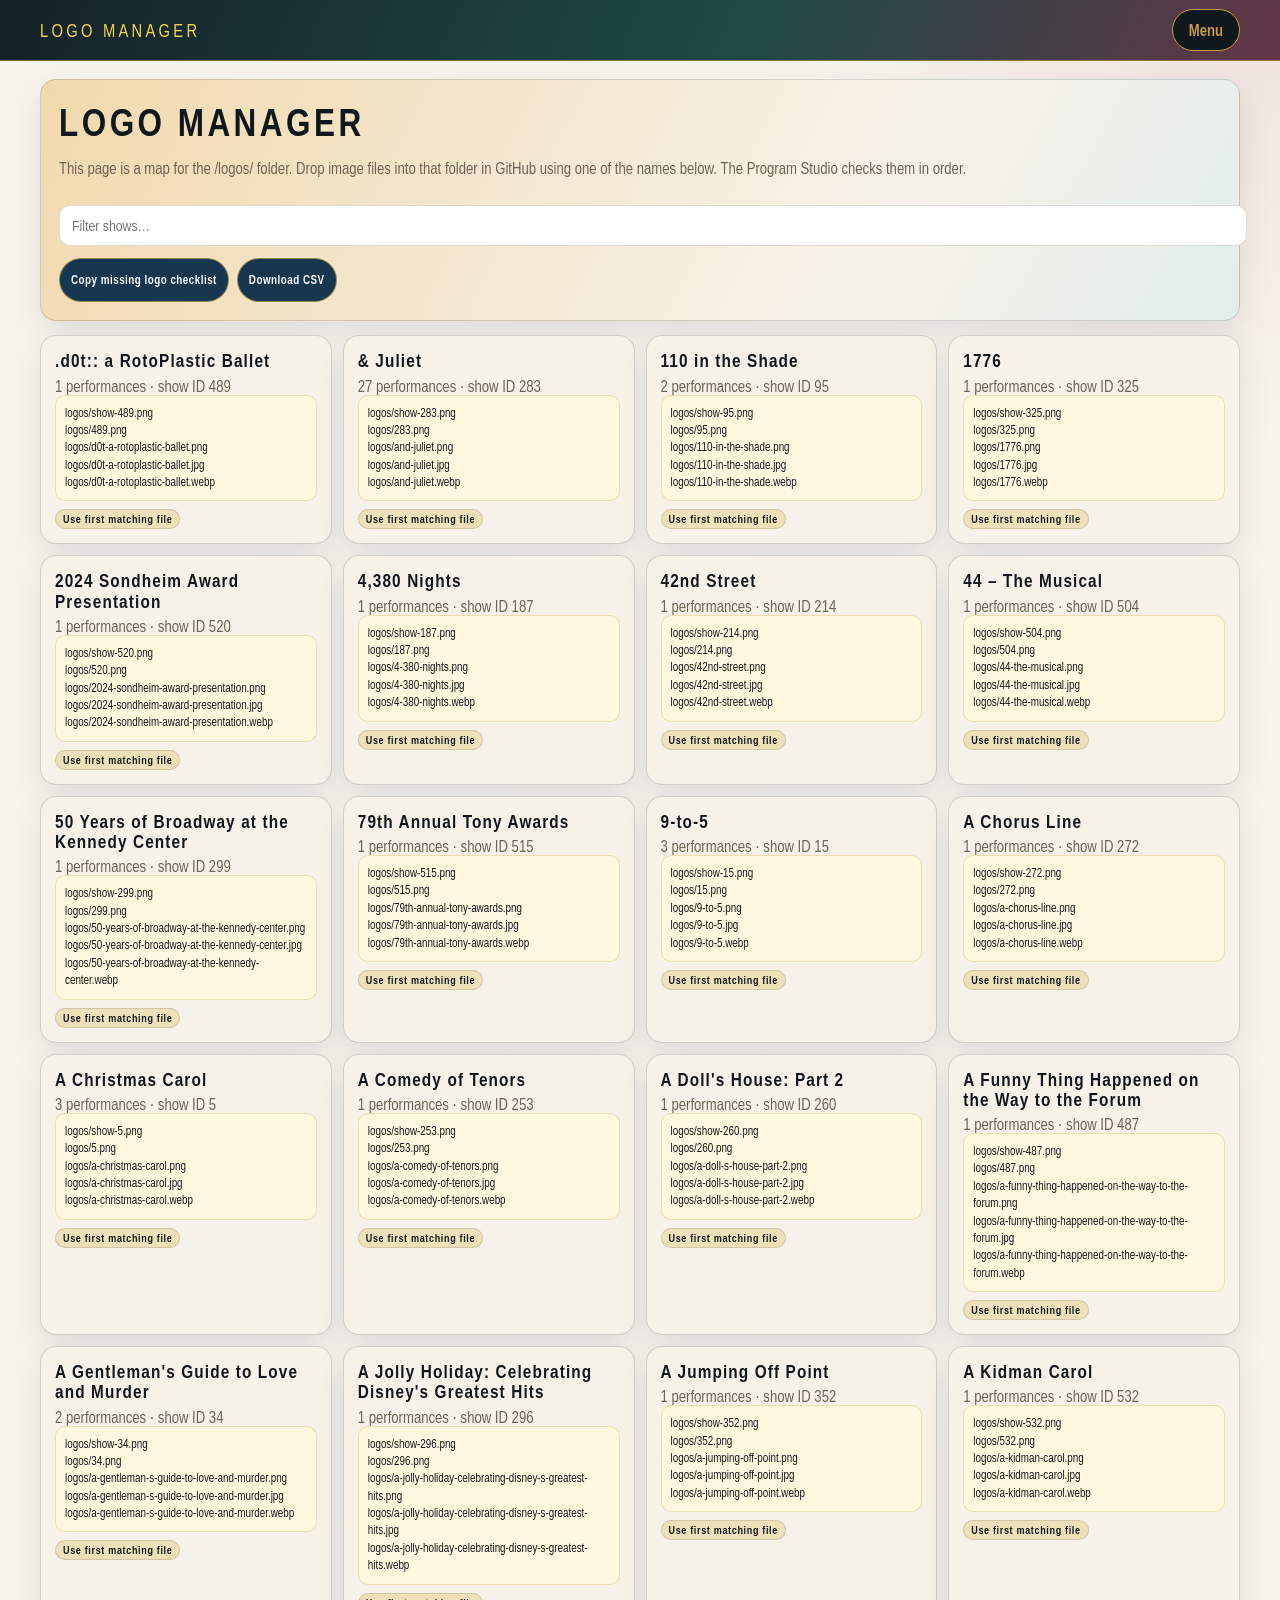
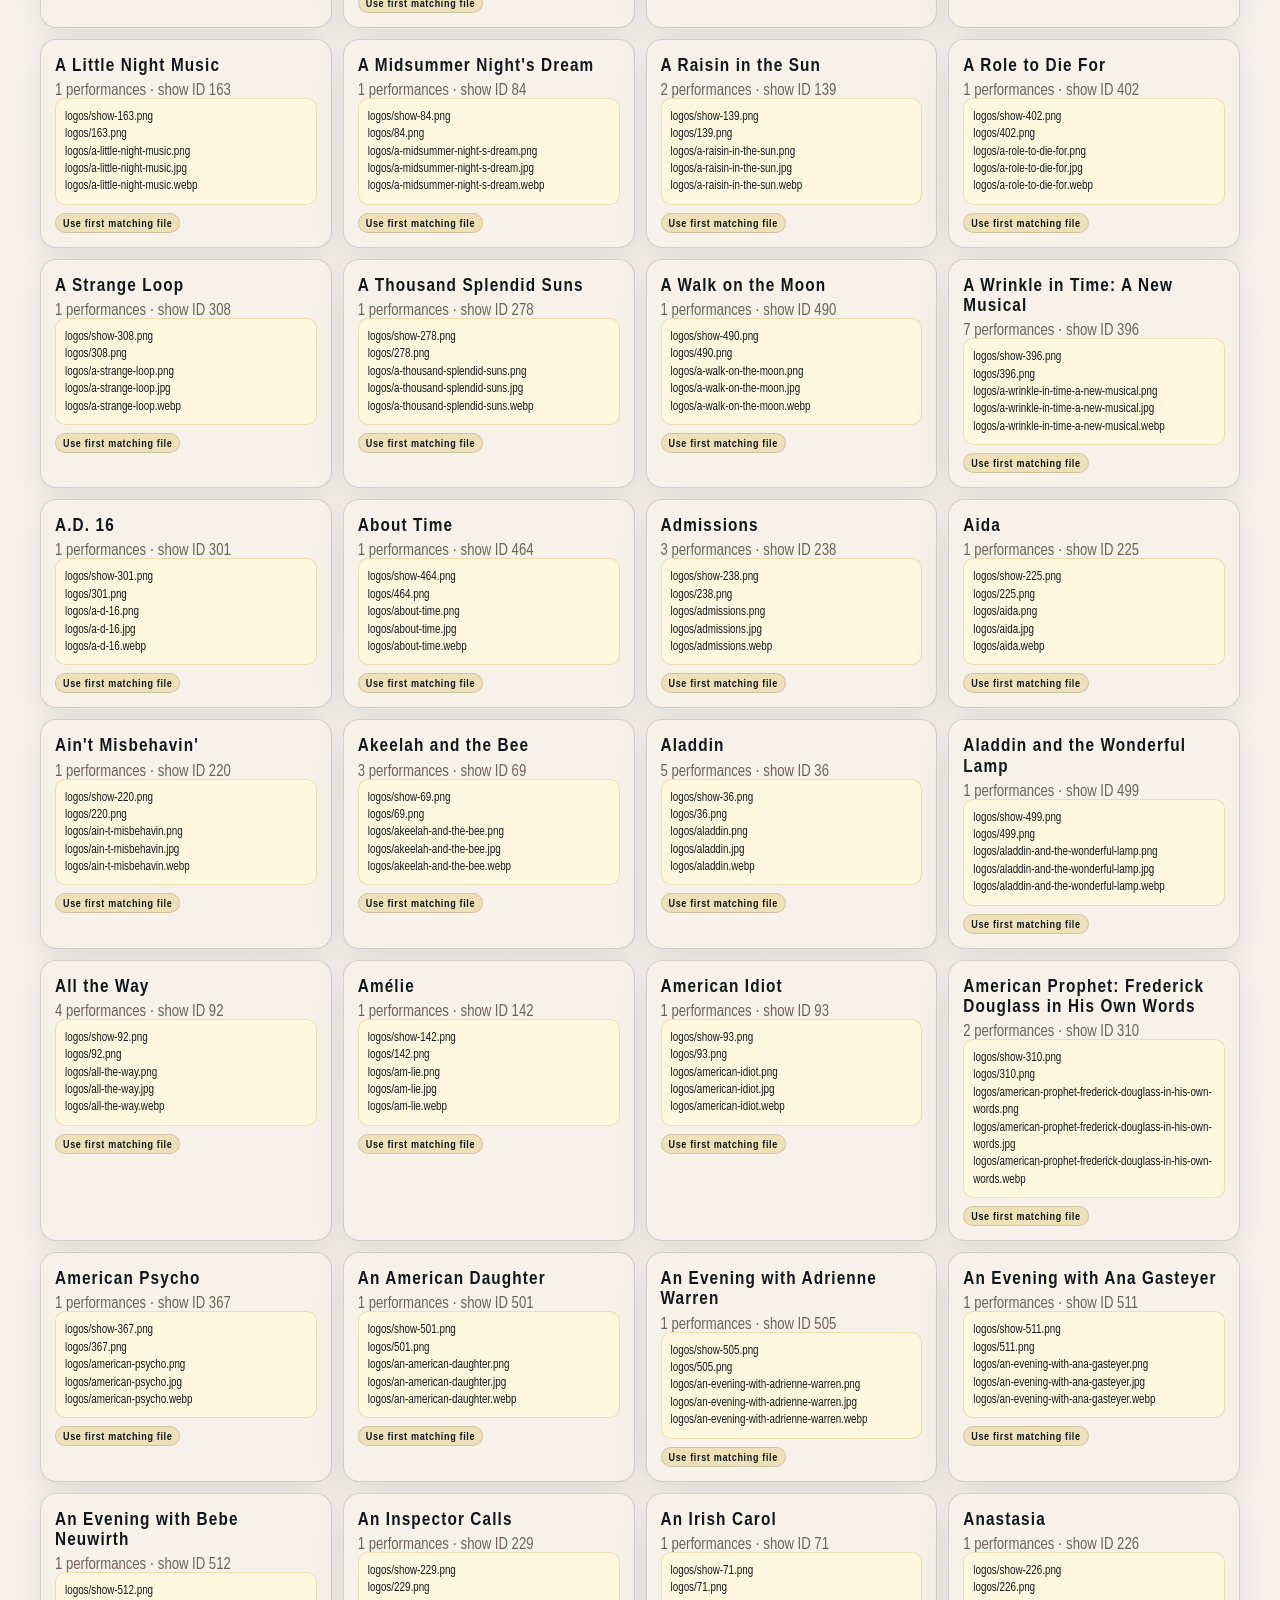
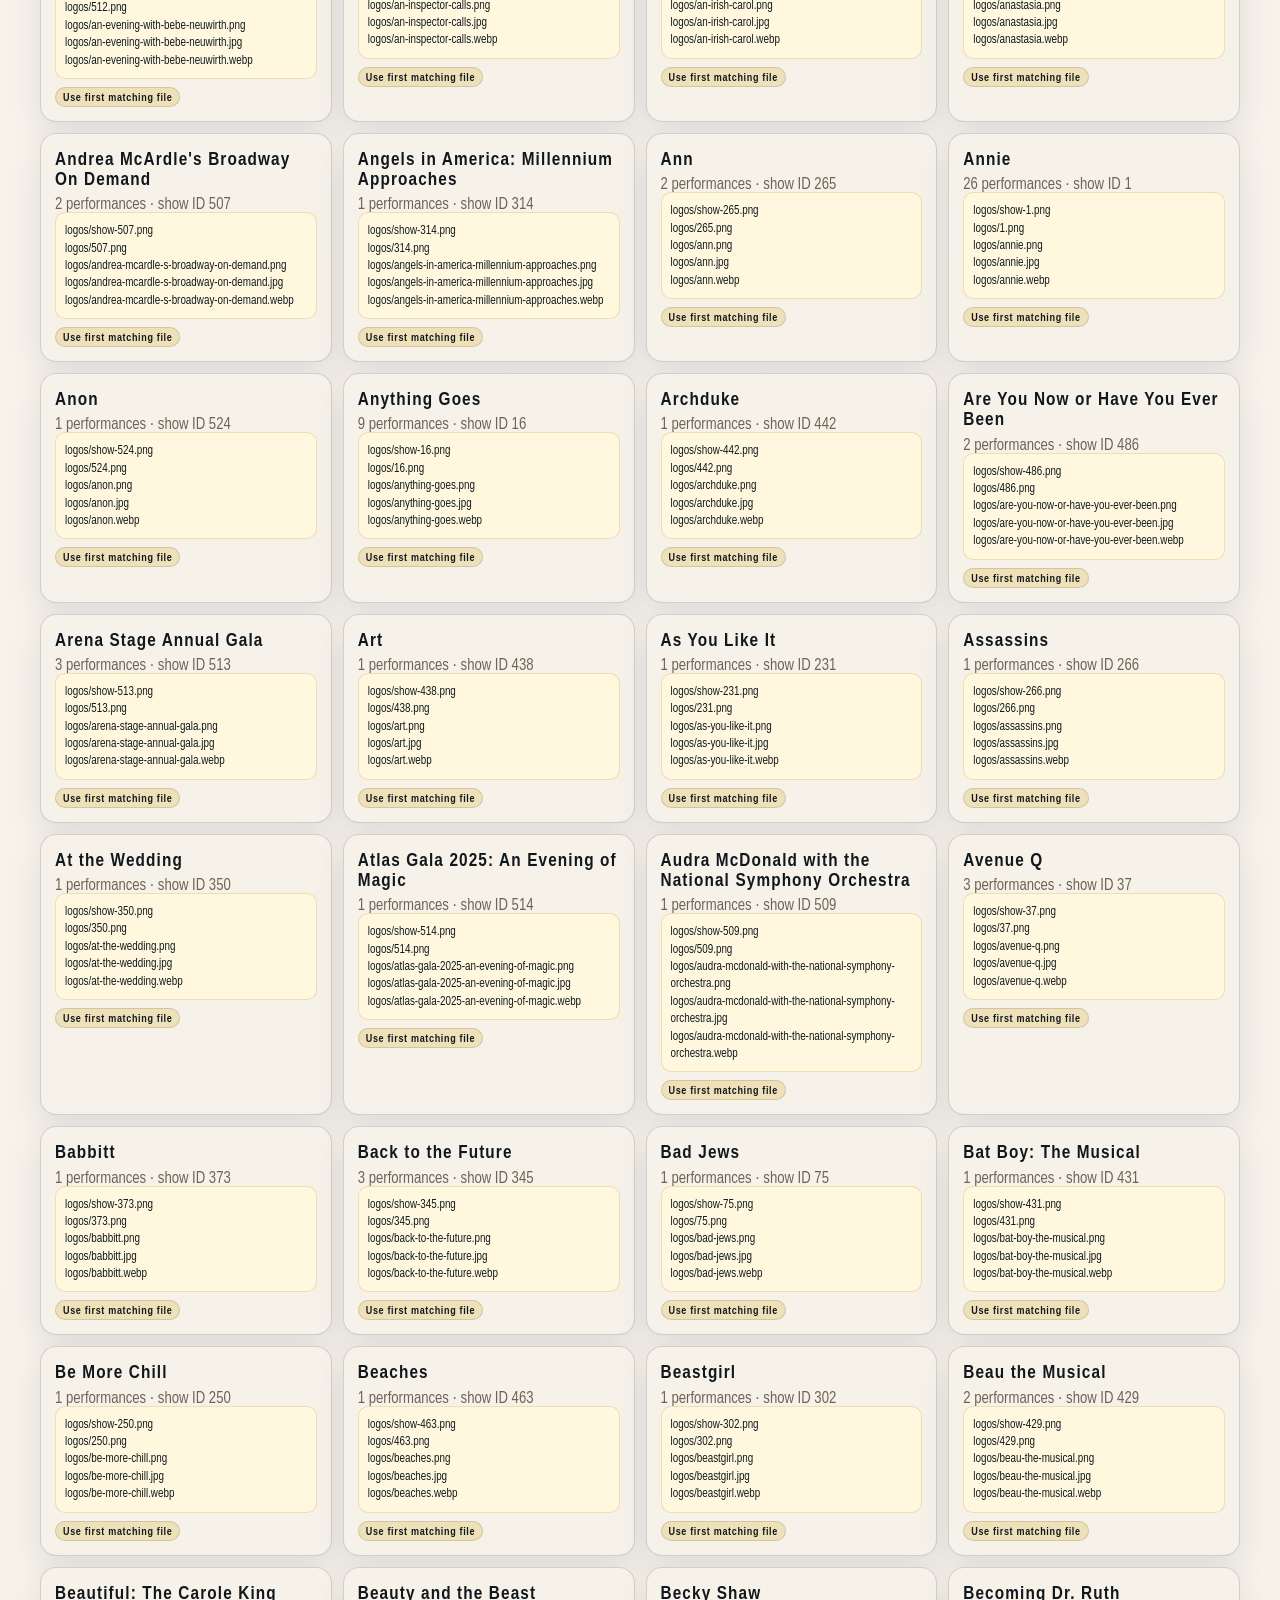
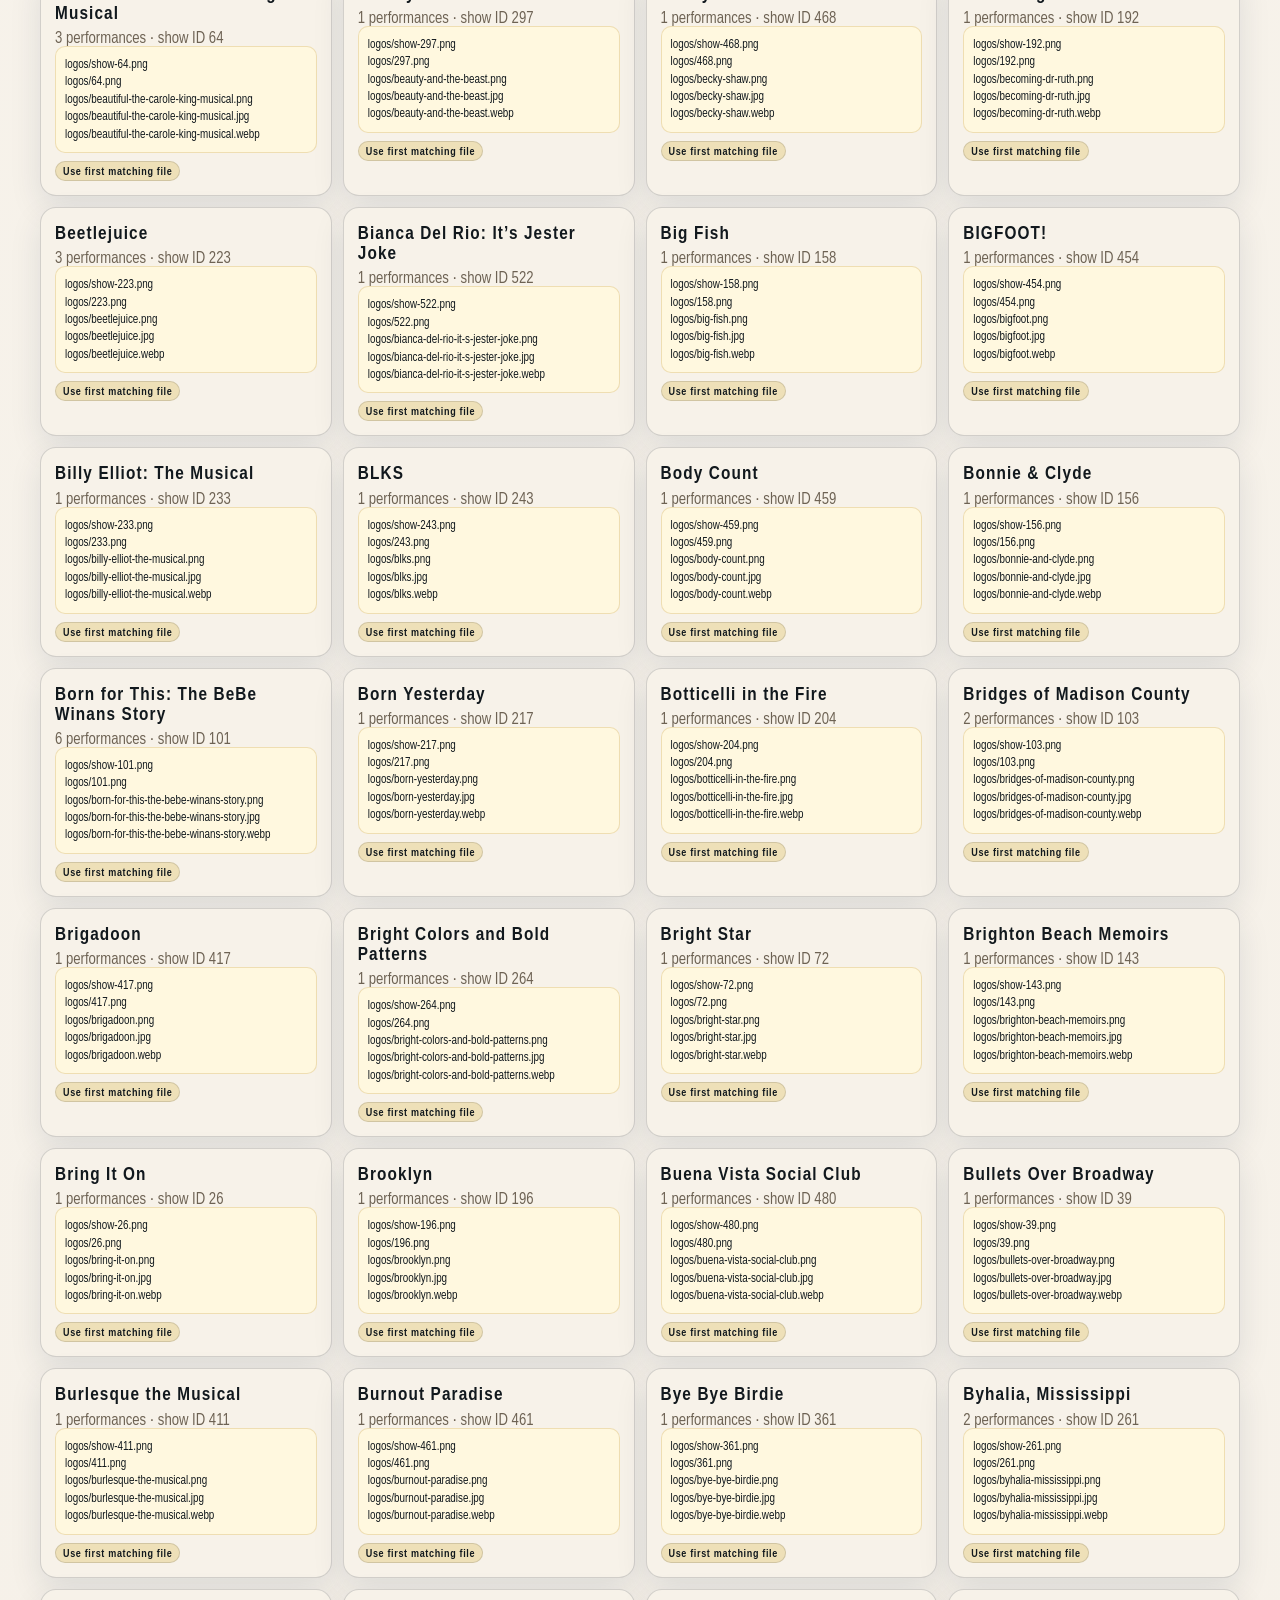
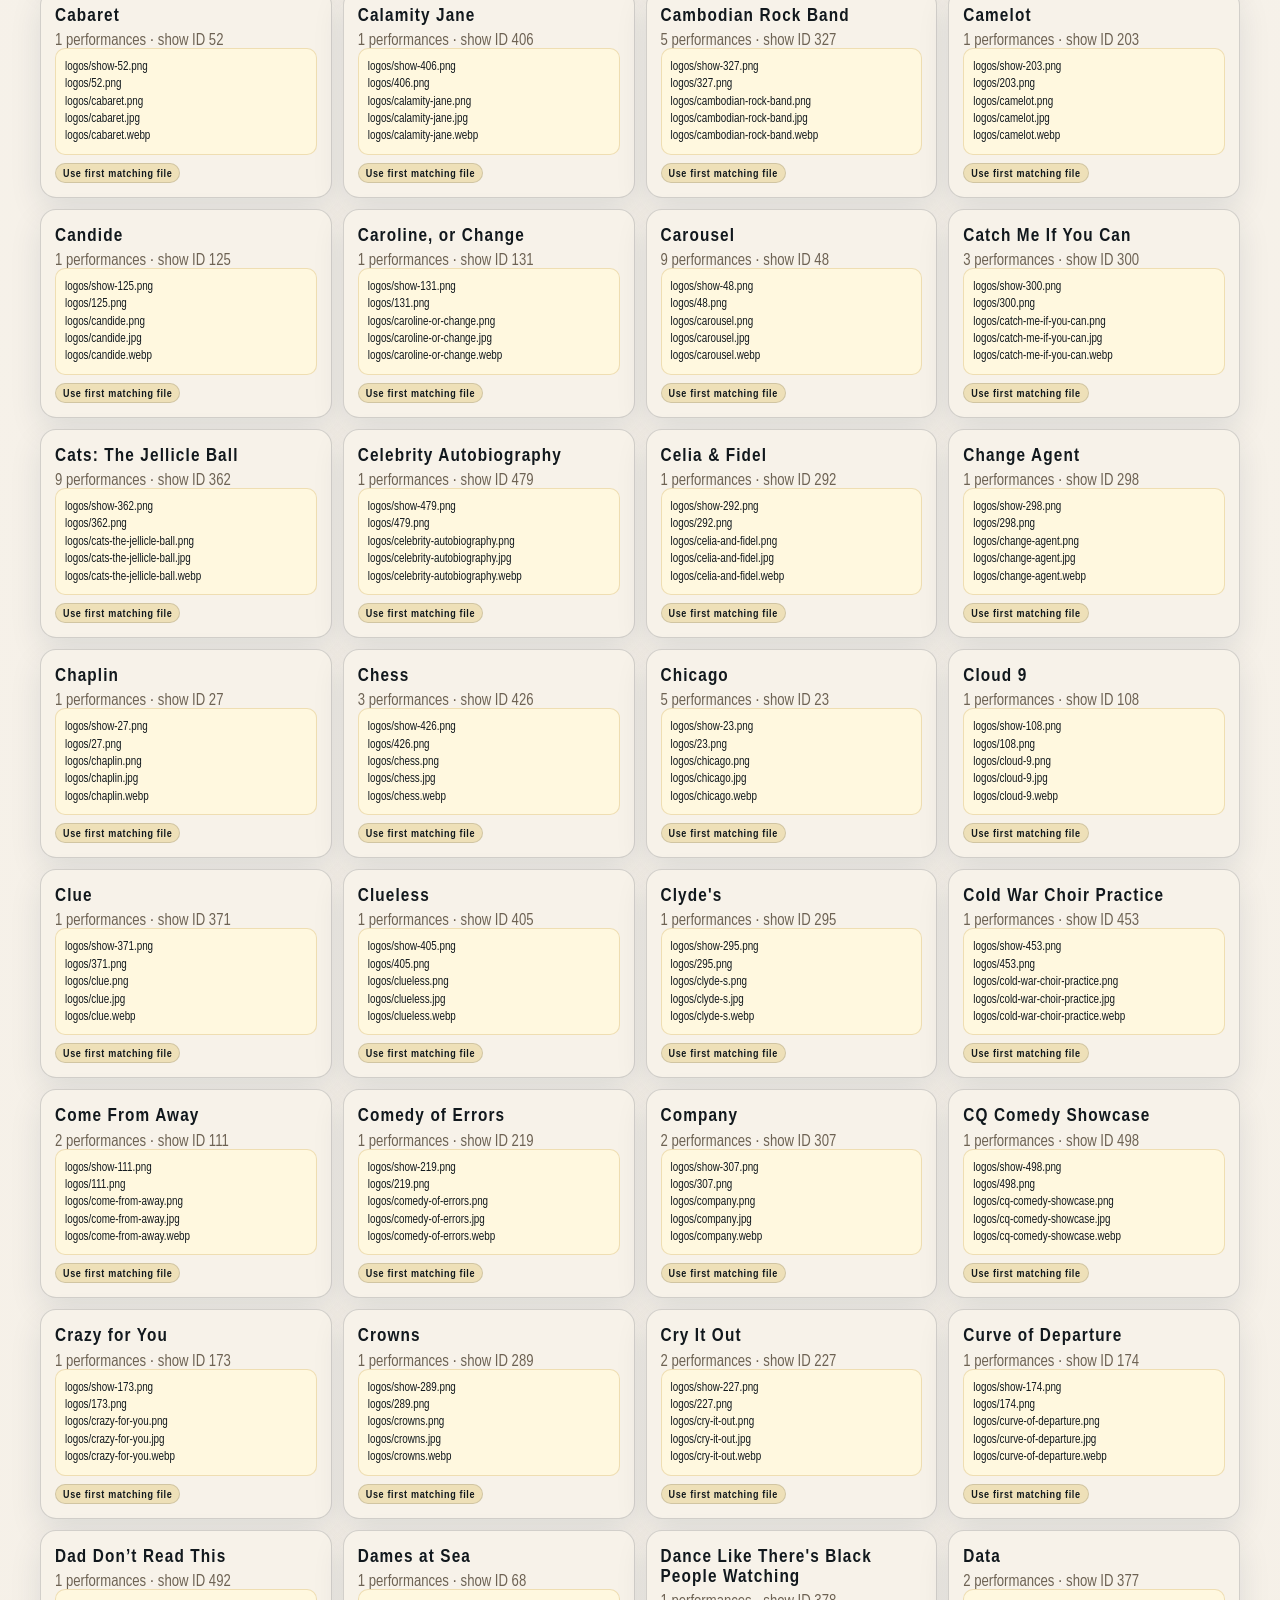
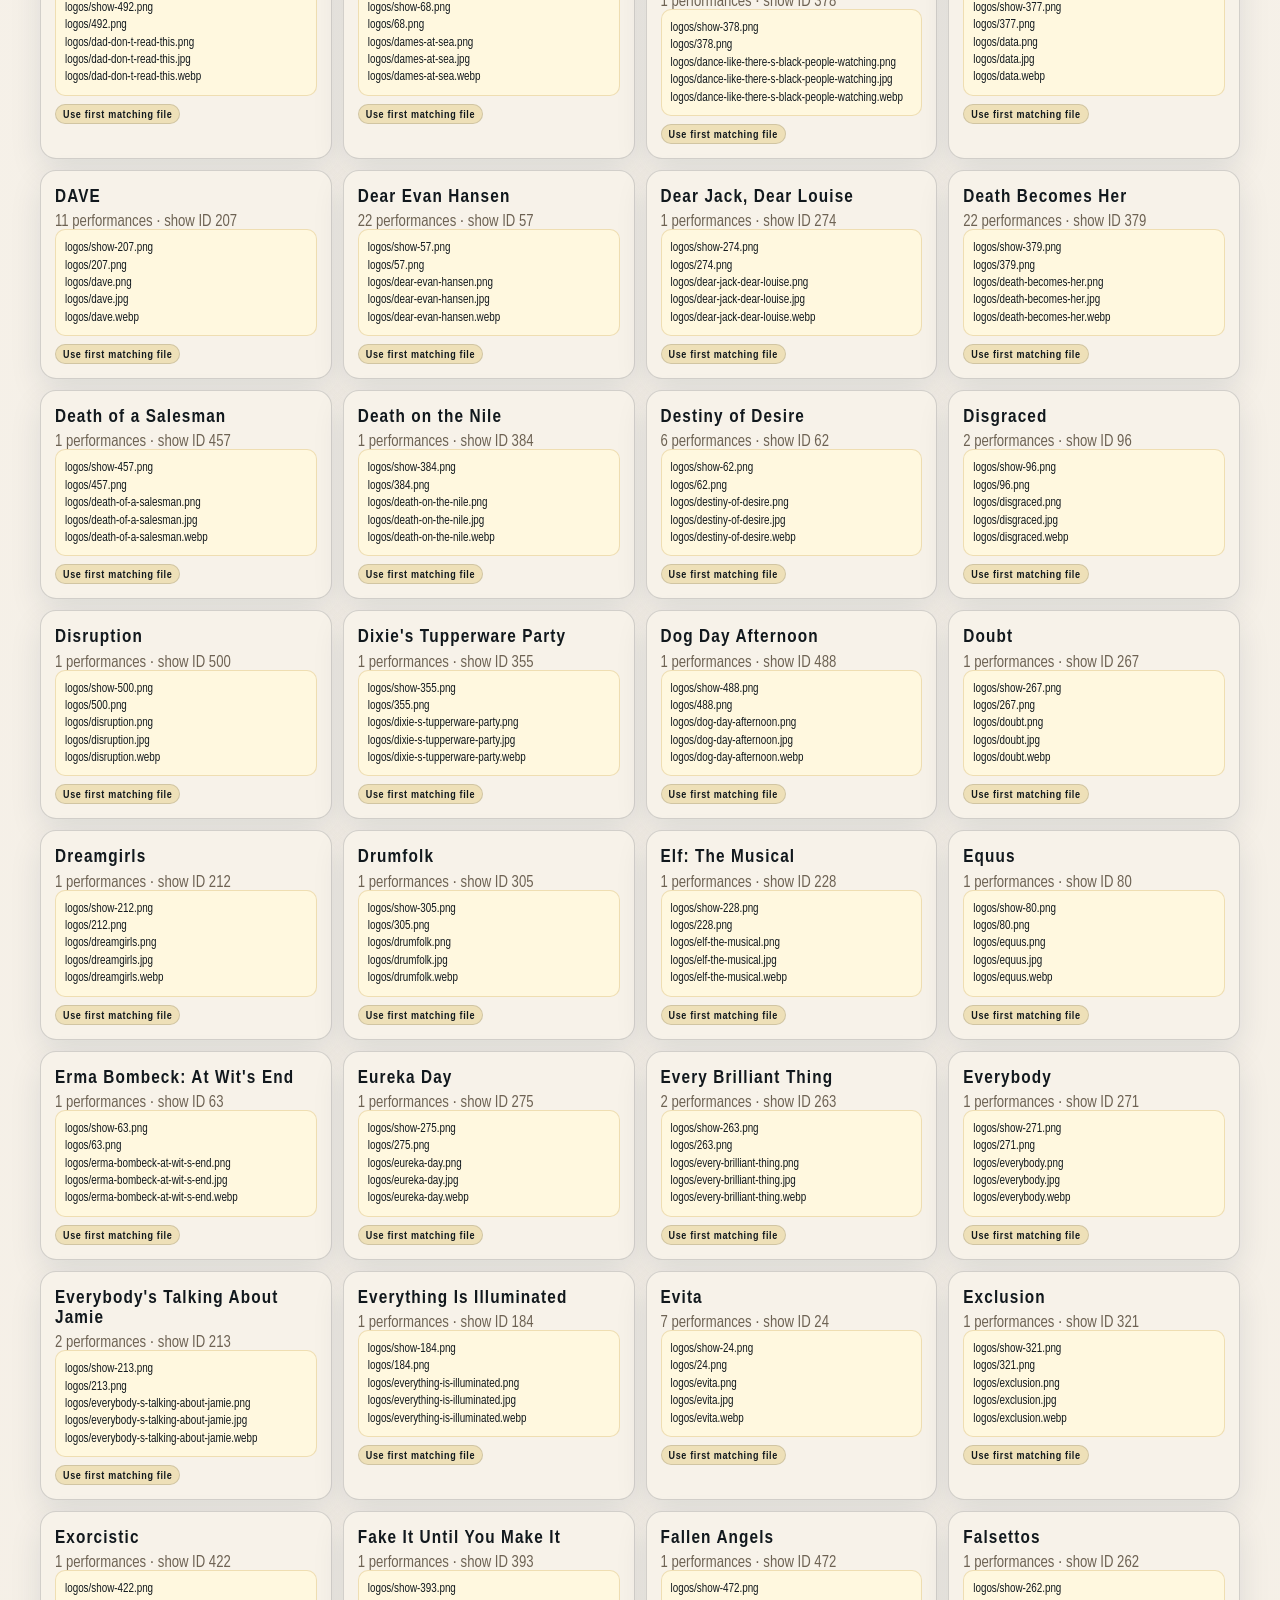
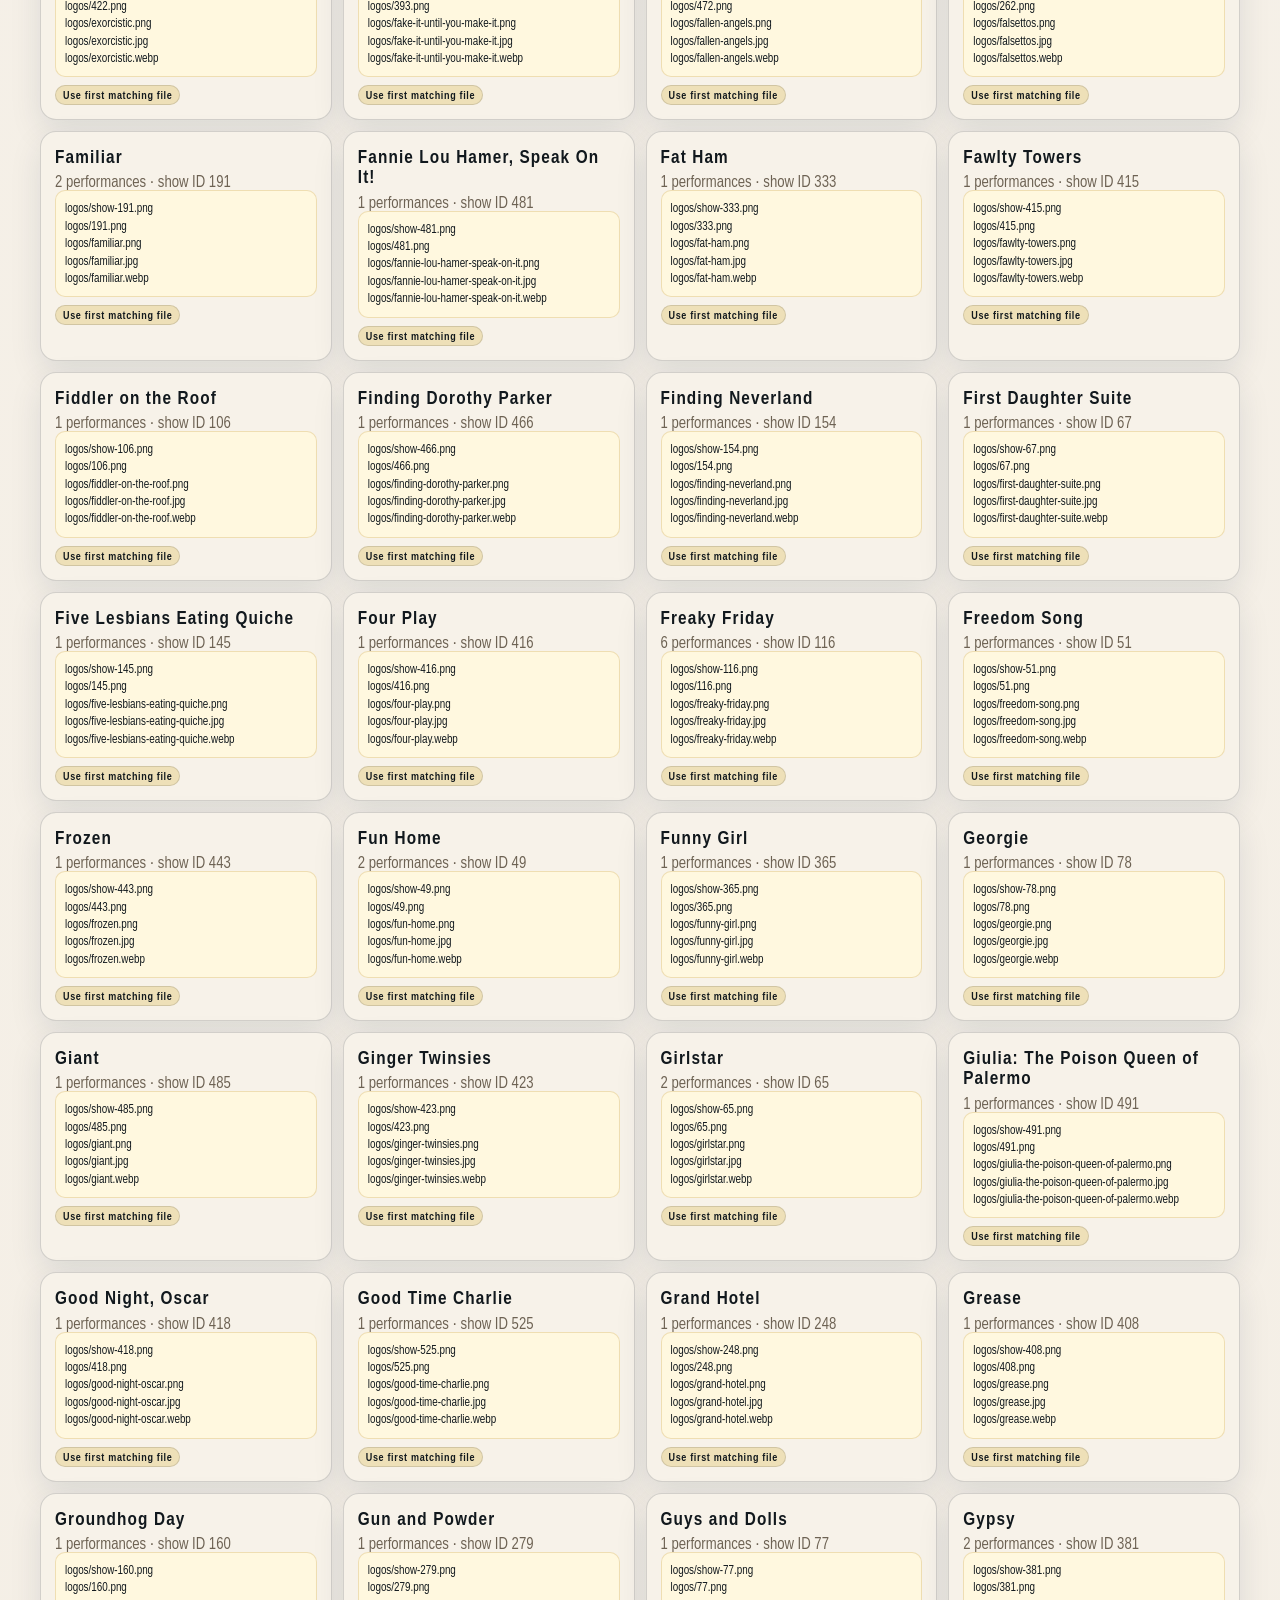
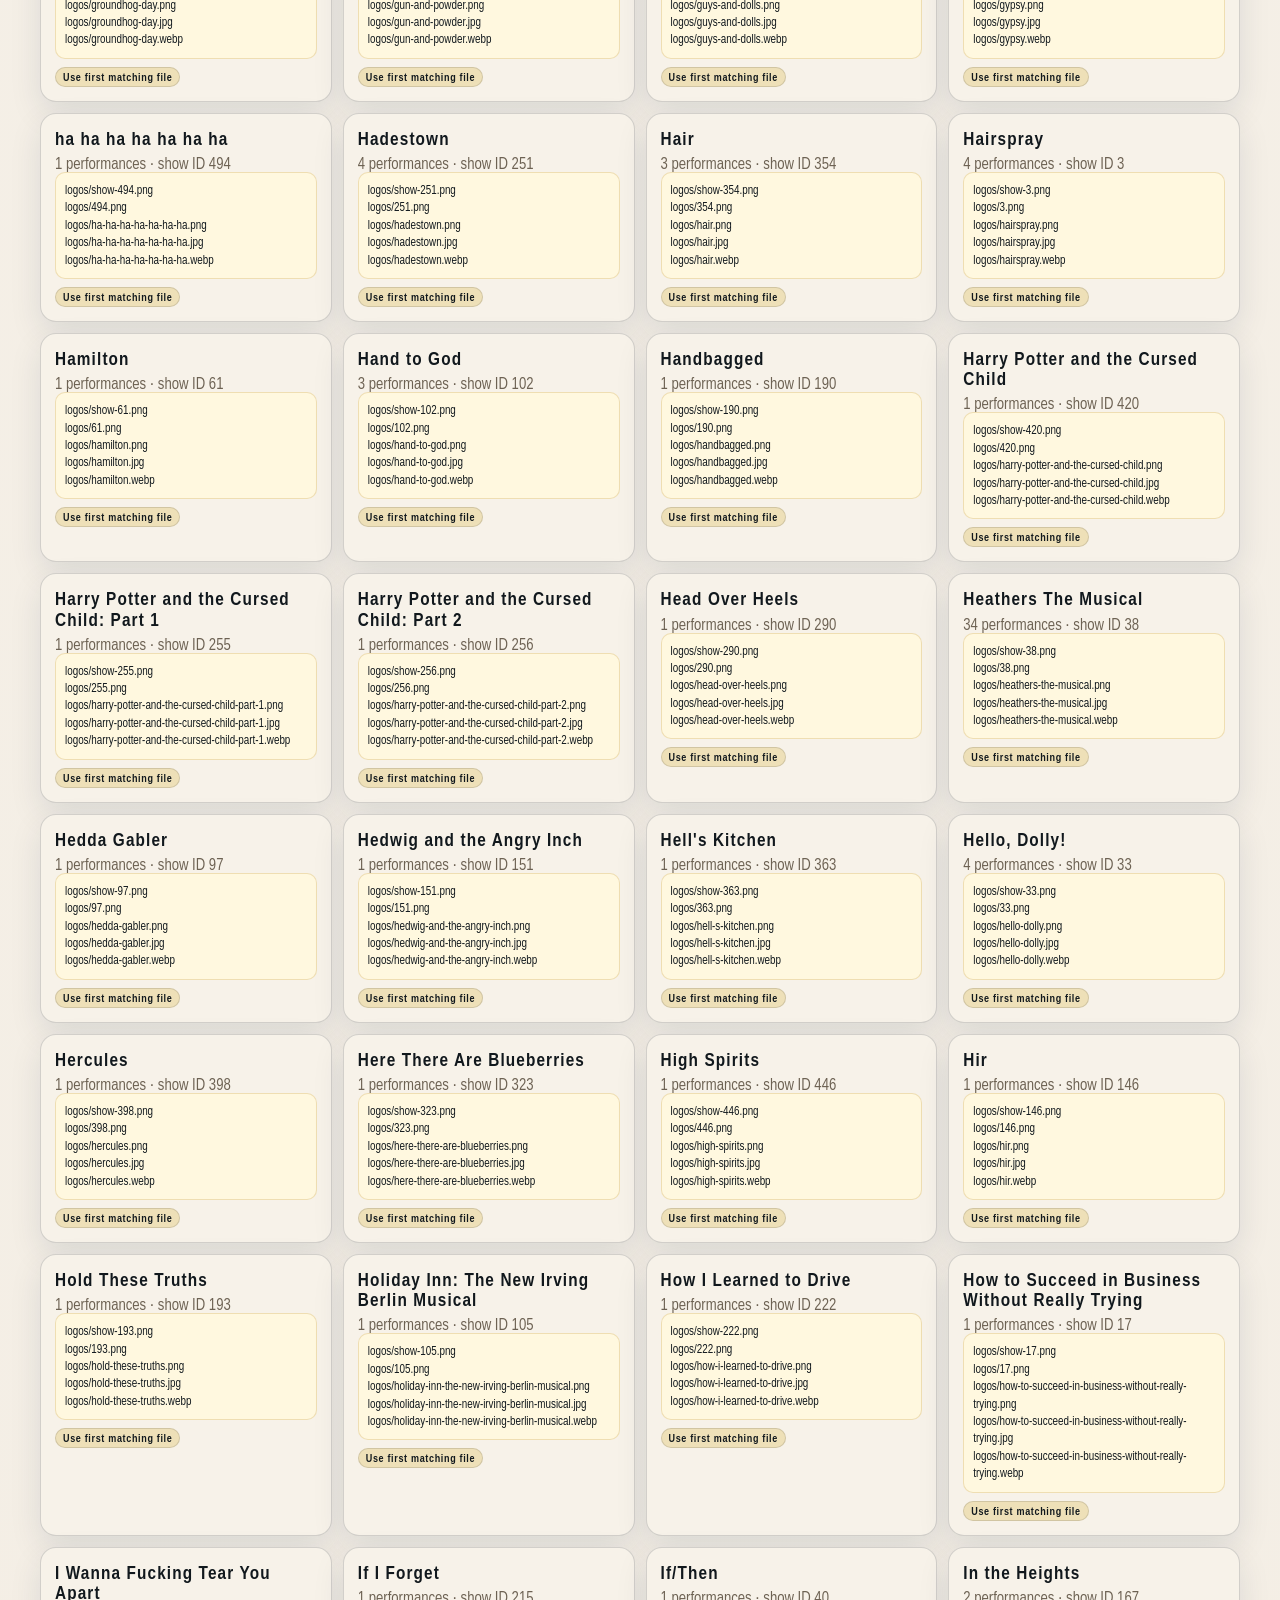
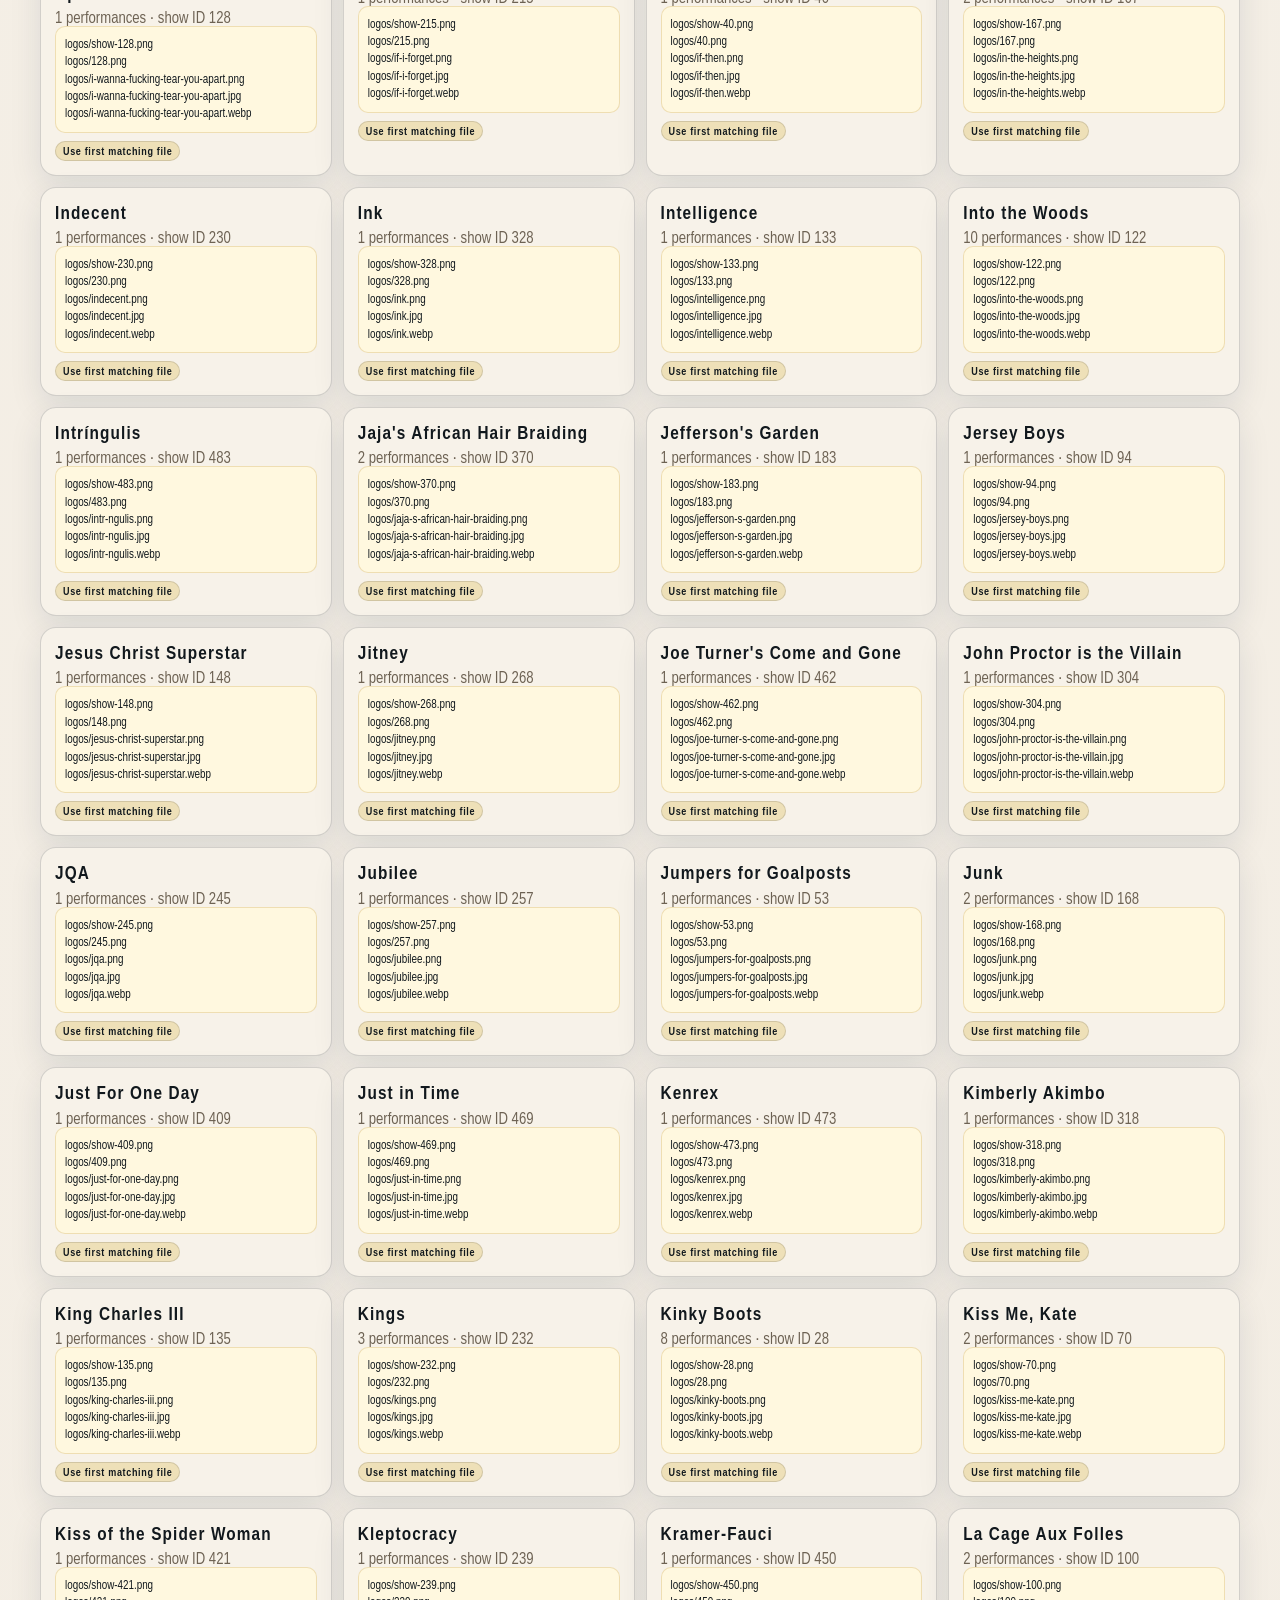
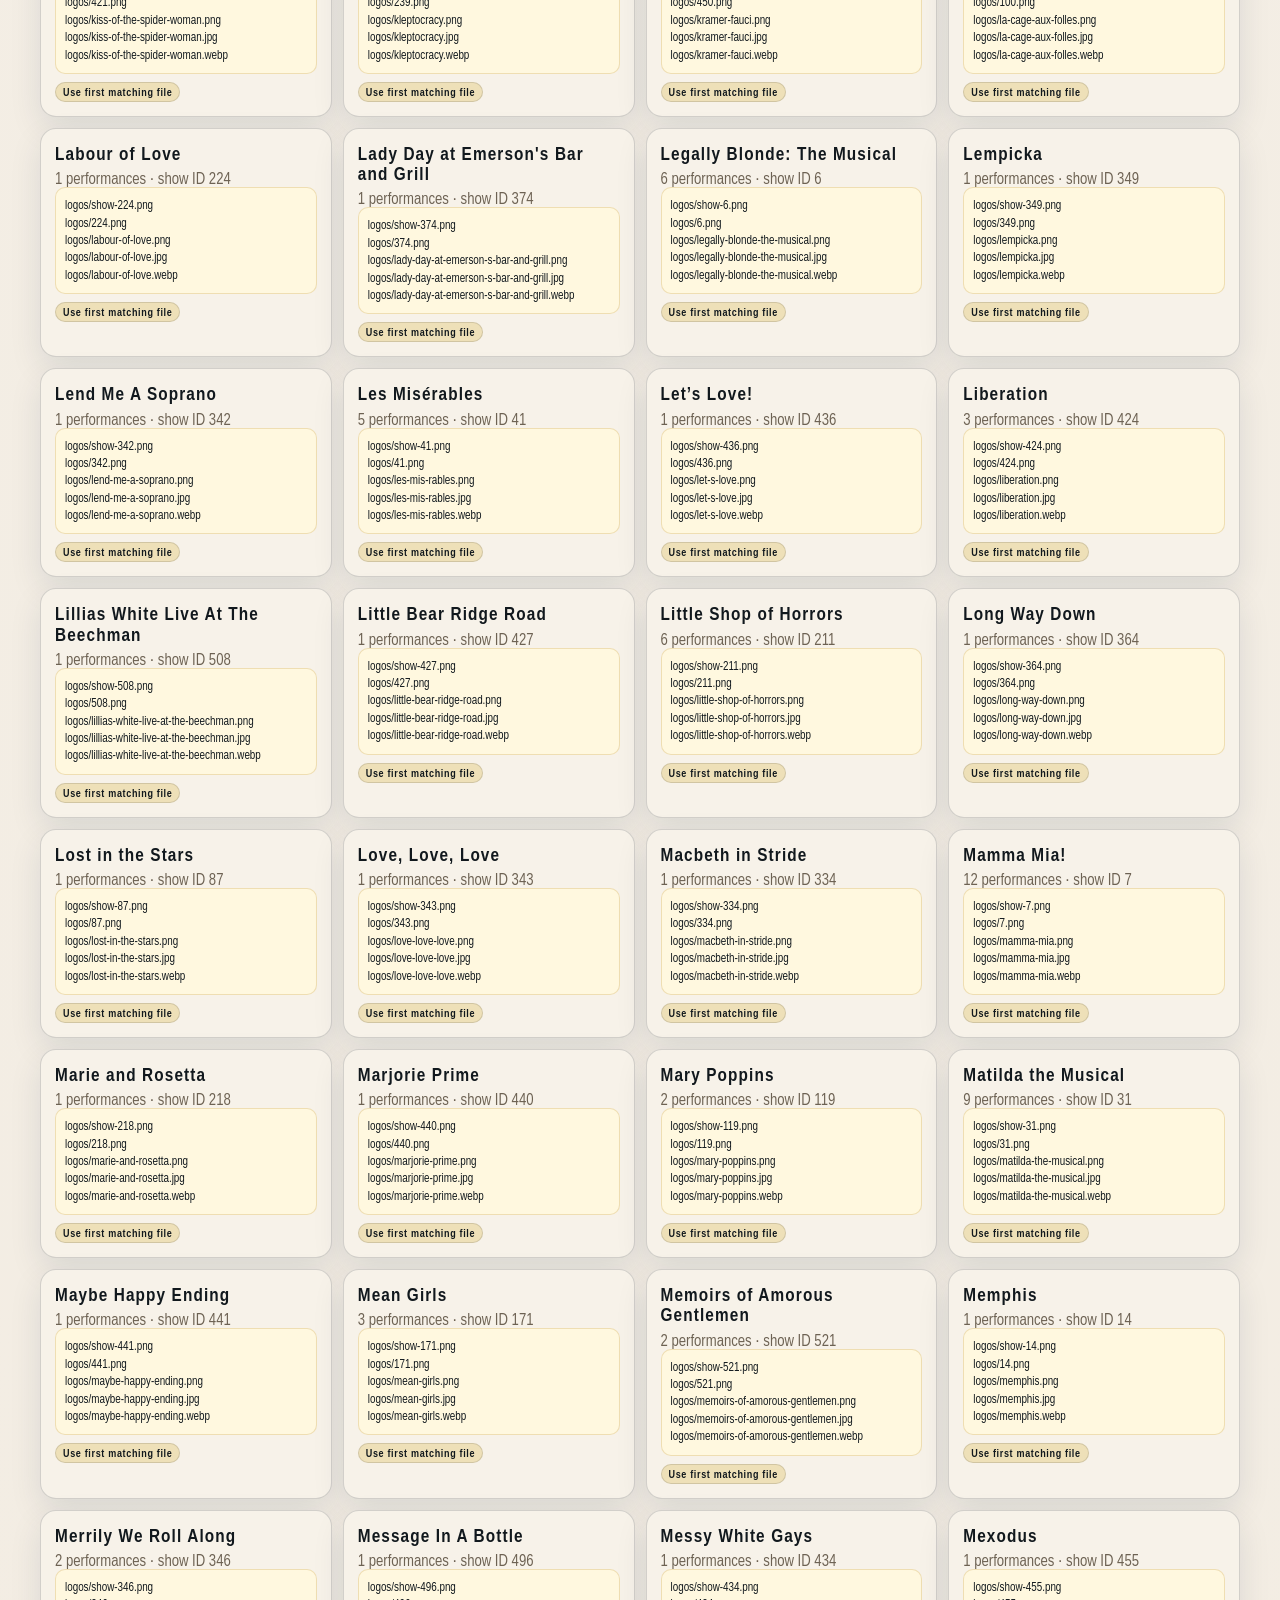
<file: logo-manager.html>
<!doctype html><html lang="en"><head><meta charset="utf-8">
<meta http-equiv="Cache-Control" content="no-cache, no-store, must-revalidate">
<meta http-equiv="Pragma" content="no-cache">
<meta http-equiv="Expires" content="0"><meta name="viewport" content="width=device-width,initial-scale=1"><title>Cuebook · Logo Manager</title><style>
body{margin:0;background:#f4eddb;color:#17130f;font-family:Inter,system-ui,-apple-system,BlinkMacSystemFont,"Segoe UI",sans-serif}.top{position:sticky;top:0;background:#090909;color:#fff;border-bottom:2px solid #d6b44a;z-index:5}.topin{max-width:1200px;margin:auto;padding:12px 18px;display:flex;gap:10px;align-items:center}.brand{font-family:Georgia,serif;text-transform:uppercase;letter-spacing:.14em;color:#f4d34f;font-size:20px}.btn{border:1px solid rgba(214,180,74,.55);background:#0c0c0c;color:#fff7dd;border-radius:11px;padding:9px 12px;font-weight:850;text-decoration:none;cursor:pointer}.btn.light{background:#fffaf0;color:#15110c}.wrap{max-width:1200px;margin:auto;padding:22px 18px}.hero,.card{background:#fffdf6;border:1px solid rgba(98,73,27,.16);border-radius:18px;box-shadow:0 12px 30px rgba(44,30,6,.08);padding:18px}.hero h1{font-family:Georgia,serif;text-transform:uppercase;letter-spacing:.08em;margin:.1em 0}.hint,.tiny{color:#6d6253}.input{width:100%;padding:11px 12px;border:1px solid rgba(80,60,25,.18);border-radius:12px;background:#fff;font-size:15px;margin:12px 0}.grid{display:grid;grid-template-columns:repeat(auto-fill,minmax(260px,1fr));gap:12px;margin-top:14px}.logoCard{padding:14px}.logoCard h3{margin:0 0 6px;font-family:Georgia,serif}.fileList{font-size:12px;line-height:1.45;background:#fff8df;border:1px solid rgba(181,126,18,.22);padding:9px;border-radius:10px}.chip{display:inline-block;background:#eee0b8;border:1px solid rgba(0,0,0,.12);border-radius:999px;padding:3px 7px;font-size:11px;font-weight:900;margin-top:8px}.tools{display:flex;gap:8px;flex-wrap:wrap}.miss{color:#8f1616}.ok{color:#126037}@media(max-width:650px){.topin{flex-wrap:wrap}.grid{grid-template-columns:1fr}}


/* === v12.10.0 sleeker utility pages === */
body{background:radial-gradient(circle at top left,rgba(214,180,74,.16),transparent 30rem),linear-gradient(180deg,#f8f1e2,#eee2cf)!important}.top{box-shadow:0 10px 30px rgba(0,0,0,.16)!important}.topin{padding:9px 16px!important}.brand{font-size:18px!important;letter-spacing:.18em!important}.btn{border-radius:9px!important;padding:7px 10px!important;font-size:12px!important}.wrap{padding-top:18px!important}.hero,.card{border-radius:16px!important;box-shadow:0 12px 34px rgba(35,24,10,.09)!important}.hero{background:linear-gradient(135deg,#fffdf6,#fff4d7)!important}.hero h1{font-size:clamp(24px,3vw,40px)!important;letter-spacing:.09em!important}.grid{gap:10px!important}.issue h2,.logoCard h3{letter-spacing:.06em!important}.row{font-size:12px!important}.list{border-color:rgba(63,43,17,.12)!important}.pill,.chip{border-radius:999px!important;letter-spacing:.06em!important}.input{box-shadow:inset 0 1px 0 rgba(255,255,255,.8)!important}


/* === v12.10.0 unified utility surface === */
body{background:radial-gradient(circle at 10% 0,rgba(214,180,74,.14),transparent 28rem),linear-gradient(180deg,#f8f1e2,#efe3d0)!important;color:#17130f!important}
.top,.topbar{box-shadow:0 12px 34px rgba(0,0,0,.18)!important;border-bottom:2px solid #d6b44a!important}
.topin,.topbar{padding-top:9px!important;padding-bottom:9px!important}
.brand,.topbar h1{font-size:18px!important;letter-spacing:.18em!important;color:#f4d34f!important}
.btn,button{border-radius:10px!important;padding:8px 11px!important;font-size:12px!important;letter-spacing:.04em!important}
.wrap{padding-top:18px!important}.hero,.card,.controls,.perfSheet{border-radius:16px!important;box-shadow:0 12px 34px rgba(35,24,10,.09)!important;border-color:rgba(98,73,27,.15)!important}
.hero,.controls{background:linear-gradient(135deg,#fffdf6,#fff4d7)!important}.input,input,select{border-radius:11px!important;border-color:rgba(80,60,25,.18)!important}.grid{gap:11px!important}


/* === v12.10.0 utility polish === */
.top,.topbar{background:linear-gradient(90deg,#090806,#171109 55%,#261806)!important;border-bottom:1px solid rgba(216,182,71,.82)!important}.brand:after{content:none!important;display:none!important}.hero,.card,.panel,.programControls{box-shadow:0 14px 38px rgba(35,24,9,.09)!important}.btn{transition:transform .12s ease, box-shadow .12s ease}.btn:hover{transform:translateY(-1px);box-shadow:0 9px 18px rgba(0,0,0,.12)}
</style>
<style id="build97-all-sans">
:root{--font-ui:"Aptos Narrow","Arial Narrow","Liberation Sans Narrow","Roboto Condensed","Helvetica Neue",Arial,ui-sans-serif,system-ui,-apple-system,BlinkMacSystemFont,"Segoe UI",sans-serif;}
html,body,button,input,select,textarea,a,span,div,section,article,aside,header,footer,nav,main,table,thead,tbody,tfoot,tr,th,td,h1,h2,h3,h4,h5,h6,p,b,strong,small,summary,details,pre,code{font-family:var(--font-ui)!important;}
</style>
<style id="cuebook-b146-tool-shell">
:root{--ink:#241728;--berry:#6B263F;--gold:#F2C84B;--paper:#FFF8EC;--blush:#F3E3DF;--black:#151216;--muted:#75666f;--line:rgba(36,23,40,.16);--shadow:0 10px 28px rgba(36,23,40,.08);}
body{background:linear-gradient(180deg,var(--paper),var(--blush))!important;color:var(--black)!important}.top,.topbar{background:linear-gradient(110deg,var(--ink),#38203a 65%,var(--berry))!important;border-bottom:1px solid rgba(242,200,75,.55)!important;color:#fff!important;box-shadow:none!important}.brand:after{content:none!important}.panel,.card,.controls,.hero{background:var(--paper)!important;border-color:var(--line)!important;box-shadow:var(--shadow)!important}.btn{min-height:44px!important;border-radius:999px!important;border-color:rgba(242,200,75,.55)!important}.toolMenu{position:relative;margin-left:auto}.toolMenu summary{list-style:none;cursor:pointer;border:1px solid var(--gold);background:var(--black);color:var(--gold);border-radius:999px;padding:11px 16px;font-weight:900}.toolMenu summary::-webkit-details-marker{display:none}.toolMenuPanel{position:absolute;right:0;top:calc(100% + 8px);z-index:50;width:230px;background:var(--paper);border:1px solid var(--line);border-radius:16px;box-shadow:var(--shadow);padding:10px;display:grid;gap:7px}.toolMenuPanel a{padding:10px;border-radius:10px;text-decoration:none;color:var(--ink);font-weight:900;background:#fff;border:1px solid var(--line)}.toolMenuPanel small{padding:8px 4px 2px;color:var(--muted);font-size:9px;letter-spacing:.1em;text-transform:uppercase}@media(max-width:700px){.topin,.topbar{gap:8px!important;flex-wrap:wrap!important}}
</style><script src="data-loader.js?v=json-b340"></script>
<style id="build180-palette">
:root{--ink:#202736;--berry:#56466c;--gold:#d6a63a;--paper:#f8f4ea;--blush:#e7dfd8;--black:#121722;--muted:#676b78;--line:rgba(32,39,54,.18);--shadow:0 12px 30px rgba(24,29,40,.10);--green:#284a43;--green2:#356258;--gold2:#f3d47e;--cream:#fff1c8;--red:#7a4653;--chip:#efe6d2;--blue:#dce9ef;--violet:#e9e1f2;--cue-ink:#171d28;--cue-green:#284a43;--cue-green2:#356258;--cue-yellow:#e8bd52;--cue-cream:#fbf6e8;--cue-paper:#f8f4ea;--cue-line:rgba(32,39,54,.17);--cue-shadow:0 16px 42px rgba(24,29,40,.11);--plum:#202736;--ivory:#f8f4ea;--white:#fffdf8;--ui-ink:#202736;--ui-paper:#efe8db;--ui-card:#fffdf8;--ui-line:rgba(32,39,54,.16);--ui-gold:#d6a63a;--accent:#56466c;--accent2:#d6a63a;--wash:#eee6d5}
body{background:radial-gradient(circle at 12% -8%,rgba(214,166,58,.18),transparent 31rem),radial-gradient(circle at 96% 2%,rgba(86,70,108,.12),transparent 28rem),linear-gradient(180deg,#f8f4ea,#eee7db)!important;color:var(--black)!important}
.top{background:linear-gradient(112deg,#171e2a,#293444 57%,#51435f)!important;border-bottom:1px solid rgba(214,166,58,.58)!important}
.hero{background:linear-gradient(118deg,#f6df97,var(--paper) 70%)!important}
.row:hover,.perfTile:hover,.menuLinks a:hover,.menuRandom:hover{background:#f3ead2!important;border-color:rgba(86,70,108,.36)!important}
.btn:not(.secondary),.activeMetric{background:var(--ink)!important;color:#fff!important}
.btn.secondary{background:#fffdf8!important;color:var(--ink)!important}
.castListHead{background:linear-gradient(90deg,#f4df9d,var(--paper))!important}
.castList .pill.cover,.coverList .pill.cover,.entityDrawer summary .pill.cover,.pill.cover,.gridCoverBadge{background:#35677a!important;color:#fff!important;border-color:#35677a!important}
.cover-understudy{background:#286c63!important;border-color:#286c63!important;color:#fff!important}
.cover-standby{background:#654879!important;border-color:#654879!important;color:#fff!important}
.cover-swing{background:#35677a!important;border-color:#35677a!important;color:#fff!important}
.cover-alternate{background:#a36d18!important;border-color:#a36d18!important;color:#fff!important}
.cover-temporary{background:#8a5748!important;border-color:#8a5748!important;color:#fff!important}
.cover-replacement{background:#4c566b!important;border-color:#4c566b!important;color:#fff!important}
.coverTypeText.cover-understudy,.coverTypeText.cover-standby,.coverTypeText.cover-swing,.coverTypeText.cover-alternate,.coverTypeText.cover-temporary,.coverTypeText.cover-replacement{display:inline-flex!important;padding:3px 7px!important;border-radius:999px!important;font-weight:900!important}
.showNumberBadge{display:inline-flex;align-items:center;justify-content:center;width:max-content;border:1px solid rgba(86,70,108,.28);border-radius:999px;padding:3px 8px;background:#efe6f2;color:#3f3150;font-size:10px;font-weight:950;letter-spacing:.08em;text-transform:uppercase;white-space:nowrap}
.perfTile .showNumberBadge{margin-bottom:7px}.row .showNumberBadge{margin-top:6px}.heroNumber{margin-bottom:8px}.fact.showNumberFact b{color:var(--berry)!important}.tileNumber{margin-bottom:6px}.dbMicro .showNumberBadge{background:#efe6f2!important;color:#3f3150!important}

/* Build 187: lighter title typography. */
h1,h2,h3,.title,.showTitle,.rowTitle,.cardTitle,.productionTitle{font-weight:650!important;letter-spacing:.005em!important;line-height:1.08!important;}
</style>

<style id="build203-shared-palette">
:root{--ink:#123a5a;--berry:#2f78a7;--gold:#d3a64b;--paper:#f7fbfe;--blush:#e3f2fa;--black:#0c263b;--muted:#5c7282;--line:rgba(18,58,90,.17);--shadow:0 12px 32px rgba(11,39,64,.10);--accent:#2f78a7;--accent2:#d3a64b;--ui-ink:#123a5a;--ui-paper:#e9f4fa;--ui-card:#fff;--ui-line:rgba(18,58,90,.17);--ui-gold:#d3a64b}
body{background:radial-gradient(circle at 9% -8%,rgba(201,160,75,.18),transparent 30rem),radial-gradient(circle at 96% 0,rgba(75,121,148,.18),transparent 30rem),linear-gradient(180deg,#f7fbfc,#e6f0f4)!important;color:var(--black)!important}.top,.topbar{background:linear-gradient(112deg,#0f2437,#173650 56%,#28556f)!important;border-bottom:1px solid rgba(201,160,75,.72)!important}.hero,.card,.panel,.controls{border-color:var(--line)!important}.btn:not(.secondary){background:#173650!important;color:#fff!important}.btn.secondary{background:#fff!important;color:#173650!important}.link,a{accent-color:#4b7994}

/* Build 301 palette refresh: stage-door teal + oxblood + warm brass */
:root{
  --ink:#1d2830!important;--berry:#8b4658!important;--gold:#c89a3d!important;--paper:#f7f2e9!important;--blush:#eadbd6!important;
  --black:#11181d!important;--muted:#667178!important;--line:rgba(29,40,48,.17)!important;--green:#1f514c!important;--green2:#2c6a62!important;
  --gold2:#f0d58a!important;--cream:#fff1cc!important;--red:#8a3f4e!important;--chip:#efe2d2!important;--blue:#dce9ea!important;--violet:#e9dfea!important;
  --cue-ink:#182229!important;--cue-green:#1f514c!important;--cue-green2:#2c6a62!important;--cue-yellow:#d7aa4b!important;--cue-cream:#fbf5e9!important;--cue-paper:#f7f2e9!important;
  --cue-line:rgba(29,40,48,.16)!important;--plum:#44364d!important;--ivory:#f7f2e9!important;--white:#fffdf9!important;--ui-ink:#1d2830!important;
  --ui-paper:#eee6da!important;--ui-card:#fffdf9!important;--ui-line:rgba(29,40,48,.15)!important;--ui-gold:#c89a3d!important;--accent:#1f625d!important;--accent2:#b65c70!important;--wash:#ece4d8!important;
}
body{background:radial-gradient(circle at 10% -6%,rgba(200,154,61,.18),transparent 31rem),radial-gradient(circle at 98% 0%,rgba(182,92,112,.12),transparent 28rem),linear-gradient(180deg,#f8f4ed,#eee6da)!important;color:var(--black)!important}
.top{background:linear-gradient(112deg,#152128,#1e4a47 58%,#633647)!important;border-bottom-color:rgba(200,154,61,.62)!important}
.hero{background:linear-gradient(118deg,#f1d9ad,var(--paper) 68%,#e2eeea)!important}
.nav a:hover,.nav a.active{background:rgba(200,154,61,.20)!important;border-color:rgba(200,154,61,.48)!important}
.globalSearch button{background:var(--gold)!important;color:#171d20!important}
</style>
</head><body><header class="top"><div class="topin"><div class="brand">Logo Manager</div><span class="spacer"></span><details class="toolMenu"><summary>Menu</summary><div class="toolMenuPanel"><a href="index.html?v=json-b340">Dashboard</a><a href="money.html?v=json-b340">Money</a><a href="castbook.html?v=json-b340">Cast Book</a><a href="companions.html?v=json-b340">Companions</a><a href="logo-manager.html?v=json-b340">Logo Manager</a><small>B340 · v14.30.00</small></div></details></div></header><main class="wrap"><section class="hero"><h1>Logo Manager</h1><p class="hint">This page is a map for the <code>/logos/</code> folder. Drop image files into that folder in GitHub using one of the names below. The Program Studio checks them in order.</p><input id="filter" class="input" placeholder="Filter shows…"><div class="tools"><button id="copyAll" class="btn">Copy missing logo checklist</button><button id="downloadCsv" class="btn light">Download CSV</button></div></section><section class="grid" id="grid"></section></main><script>
let DB=null; const $=id=>document.getElementById(id); function vals(o){return Array.isArray(o)?o:Object.values(o||{})} function norm(s){return String(s||'').toLowerCase().replace(/&/g,'and').replace(/[^a-z0-9]+/g,' ').trim()} function slug(s){return norm(s).replace(/\s+/g,'-')} function esc(s){return String(s??'').replace(/[&<>"']/g,m=>({'&':'&amp;','<':'&lt;','>':'&gt;','"':'&quot;',"'":'&#39;'}[m]))}
function perfsByShow(){let m={}; vals(DB.performances).forEach(p=>{(m[p.showId]||(m[p.showId]=[])).push(p)}); return m}
function candidates(s){return [`logos/show-${s.id}.png`,`logos/${s.id}.png`,`logos/${slug(s.title)}.png`,`logos/${slug(s.title)}.jpg`,`logos/${slug(s.title)}.webp`]}
function render(){let q=norm($('filter').value), pbs=perfsByShow(); let shows=vals(DB.shows).filter(s=>(pbs[s.id]||[]).length&&(!q||norm(s.title).includes(q))).sort((a,b)=>(a.title||'').localeCompare(b.title||'')); $('grid').innerHTML=shows.map(s=>`<article class="card logoCard"><h3>${esc(s.title)}</h3><div class="tiny">${(pbs[s.id]||[]).length} performances · show ID ${s.id}</div><div class="fileList">${candidates(s).map(x=>`<code>${esc(x)}</code>`).join('<br>')}</div><span class="chip">Use first matching file</span></article>`).join('')}
function checklist(){let pbs=perfsByShow(); return vals(DB.shows).filter(s=>(pbs[s.id]||[]).length).sort((a,b)=>(a.title||'').localeCompare(b.title||'')).map(s=>`${s.title}: logos/${slug(s.title)}.png`).join('\n')}
async function init(){DB=await loadCuebookData({cache:'no-store'}); render(); $('filter').addEventListener('input',render); $('copyAll').onclick=()=>navigator.clipboard.writeText(checklist()); $('downloadCsv').onclick=()=>{let pbs=perfsByShow(); let rows=['showId,title,preferredLogo,alternate1,alternate2'].concat(vals(DB.shows).filter(s=>(pbs[s.id]||[]).length).map(s=>[s.id,'"'+String(s.title).replace(/"/g,'""')+'"',...candidates(s).slice(0,3)].join(','))); let a=document.createElement('a'); a.href=URL.createObjectURL(new Blob([rows.join('\n')],{type:'text/csv'})); a.download='theatre-diary-logo-checklist.csv'; a.click()}}
init().catch(e=>{$('grid').innerHTML='<section class="card">Could not load Cuebook split data</section>'})
</script></body></html>
</file>
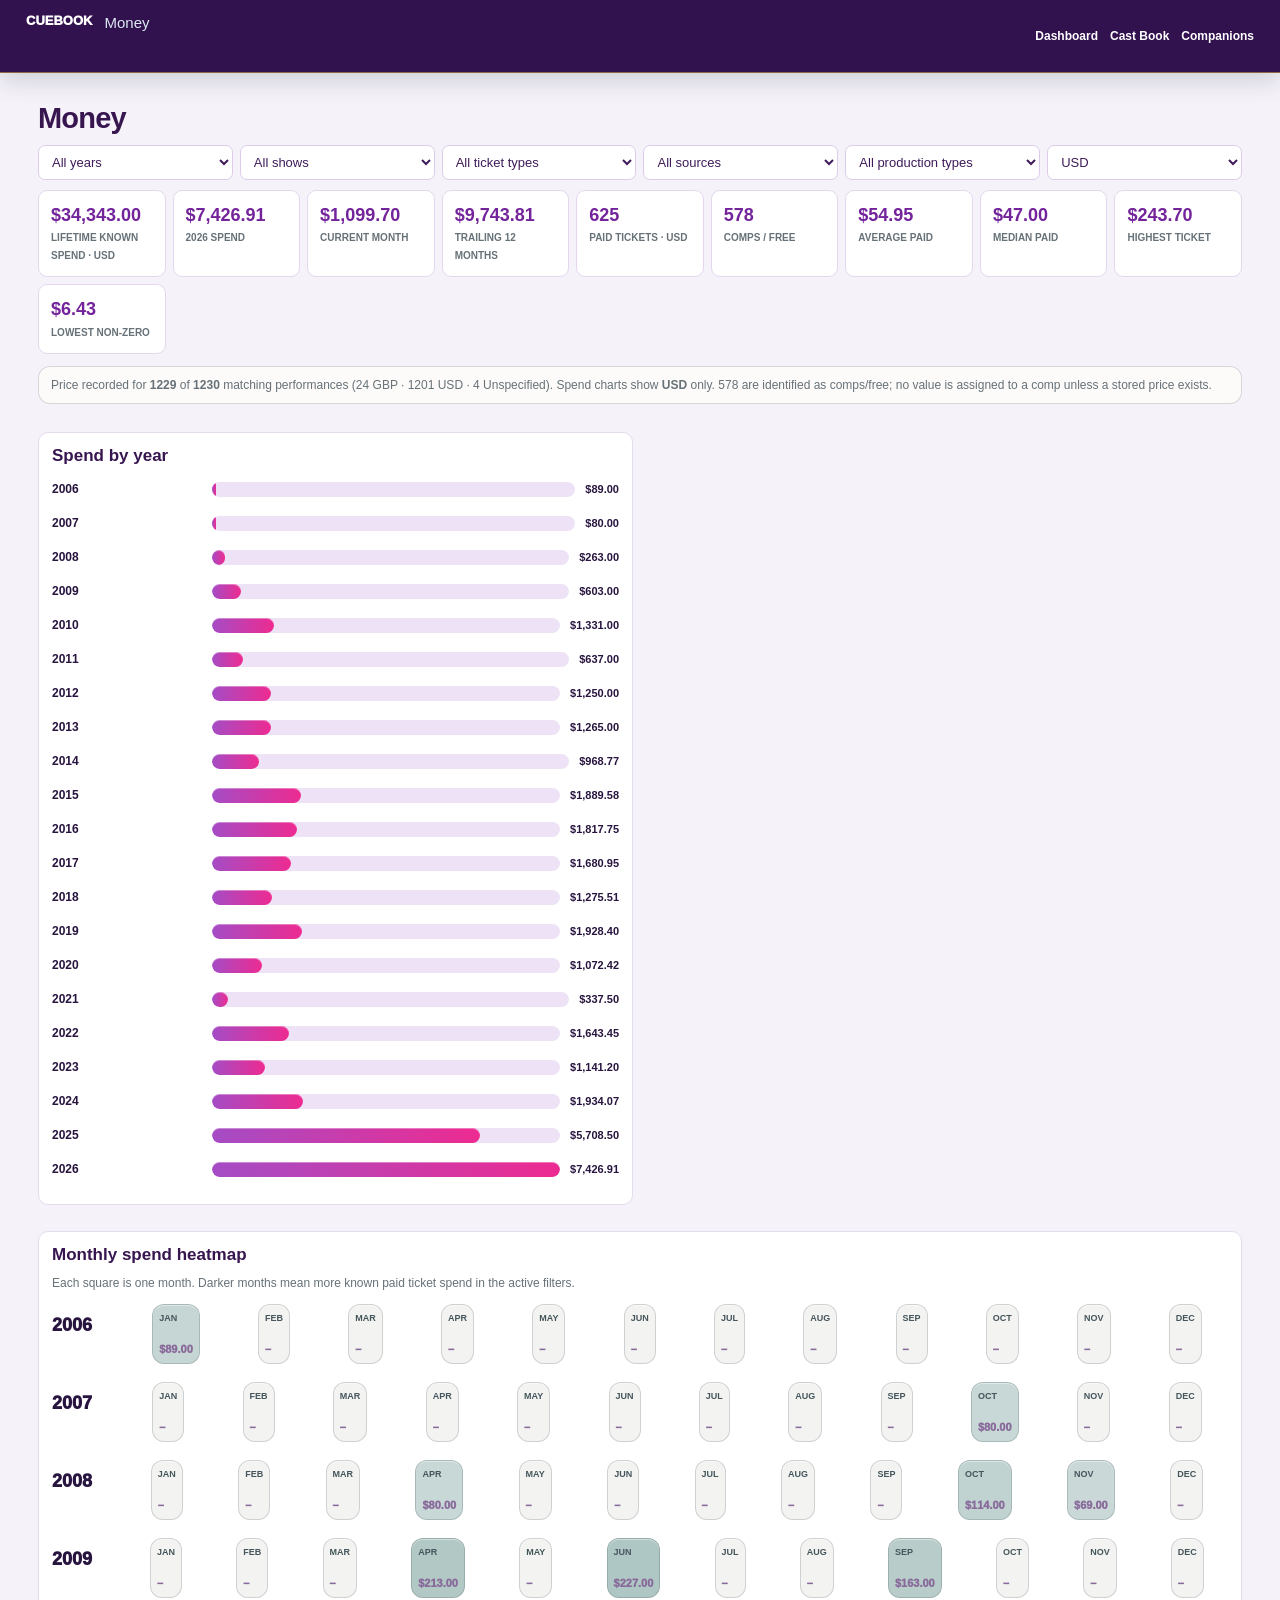
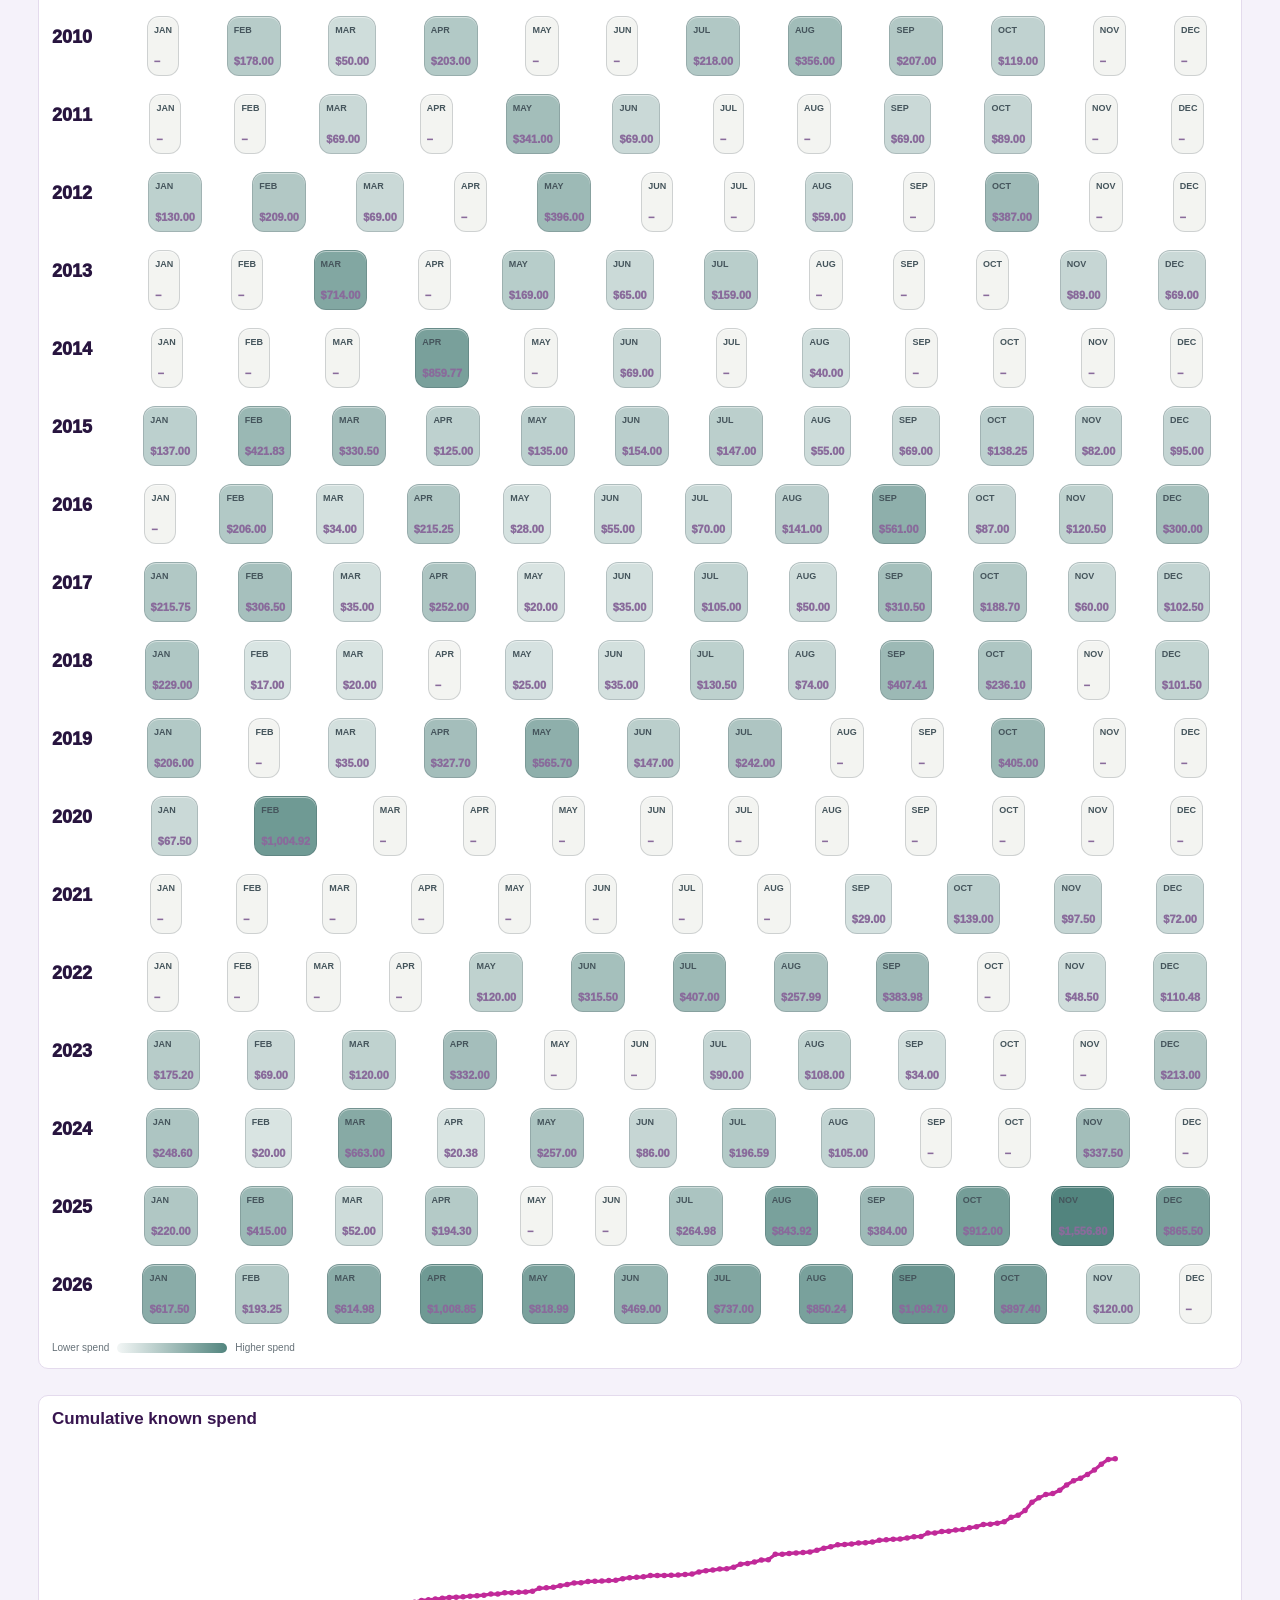
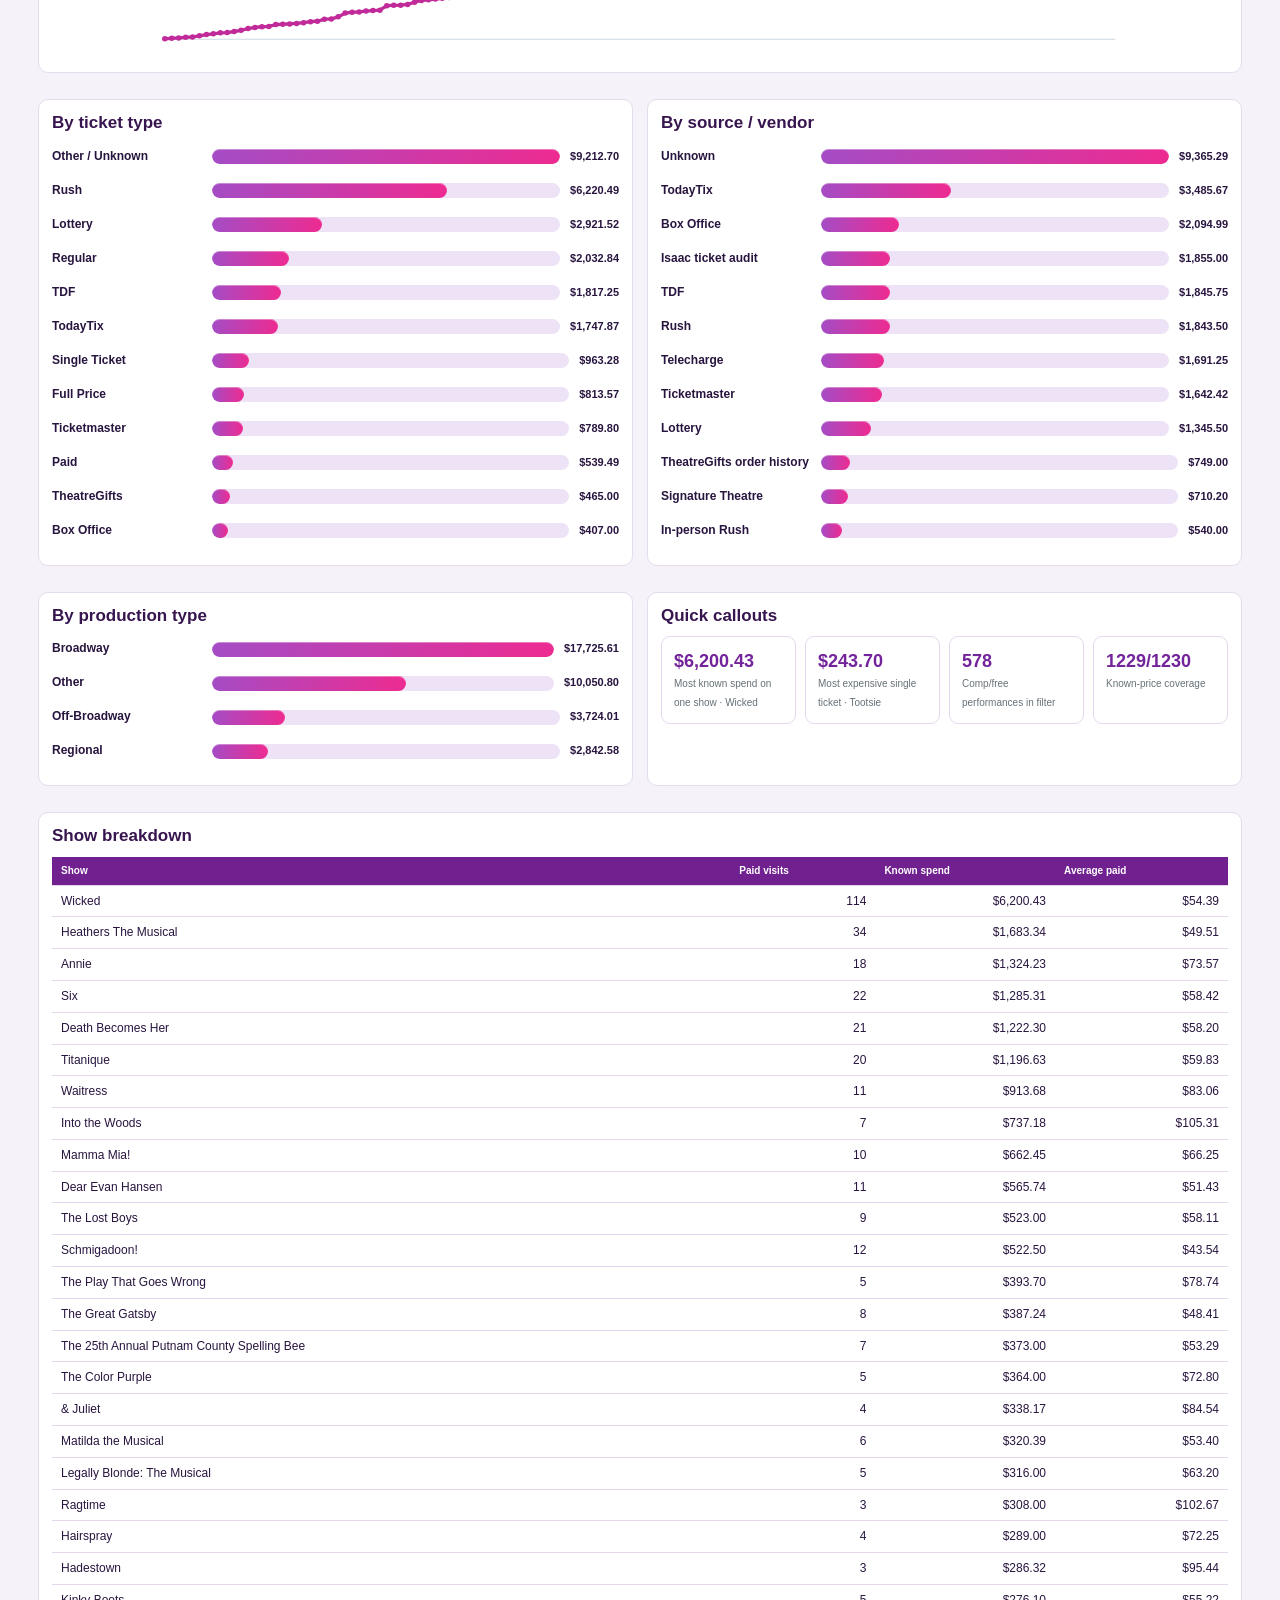
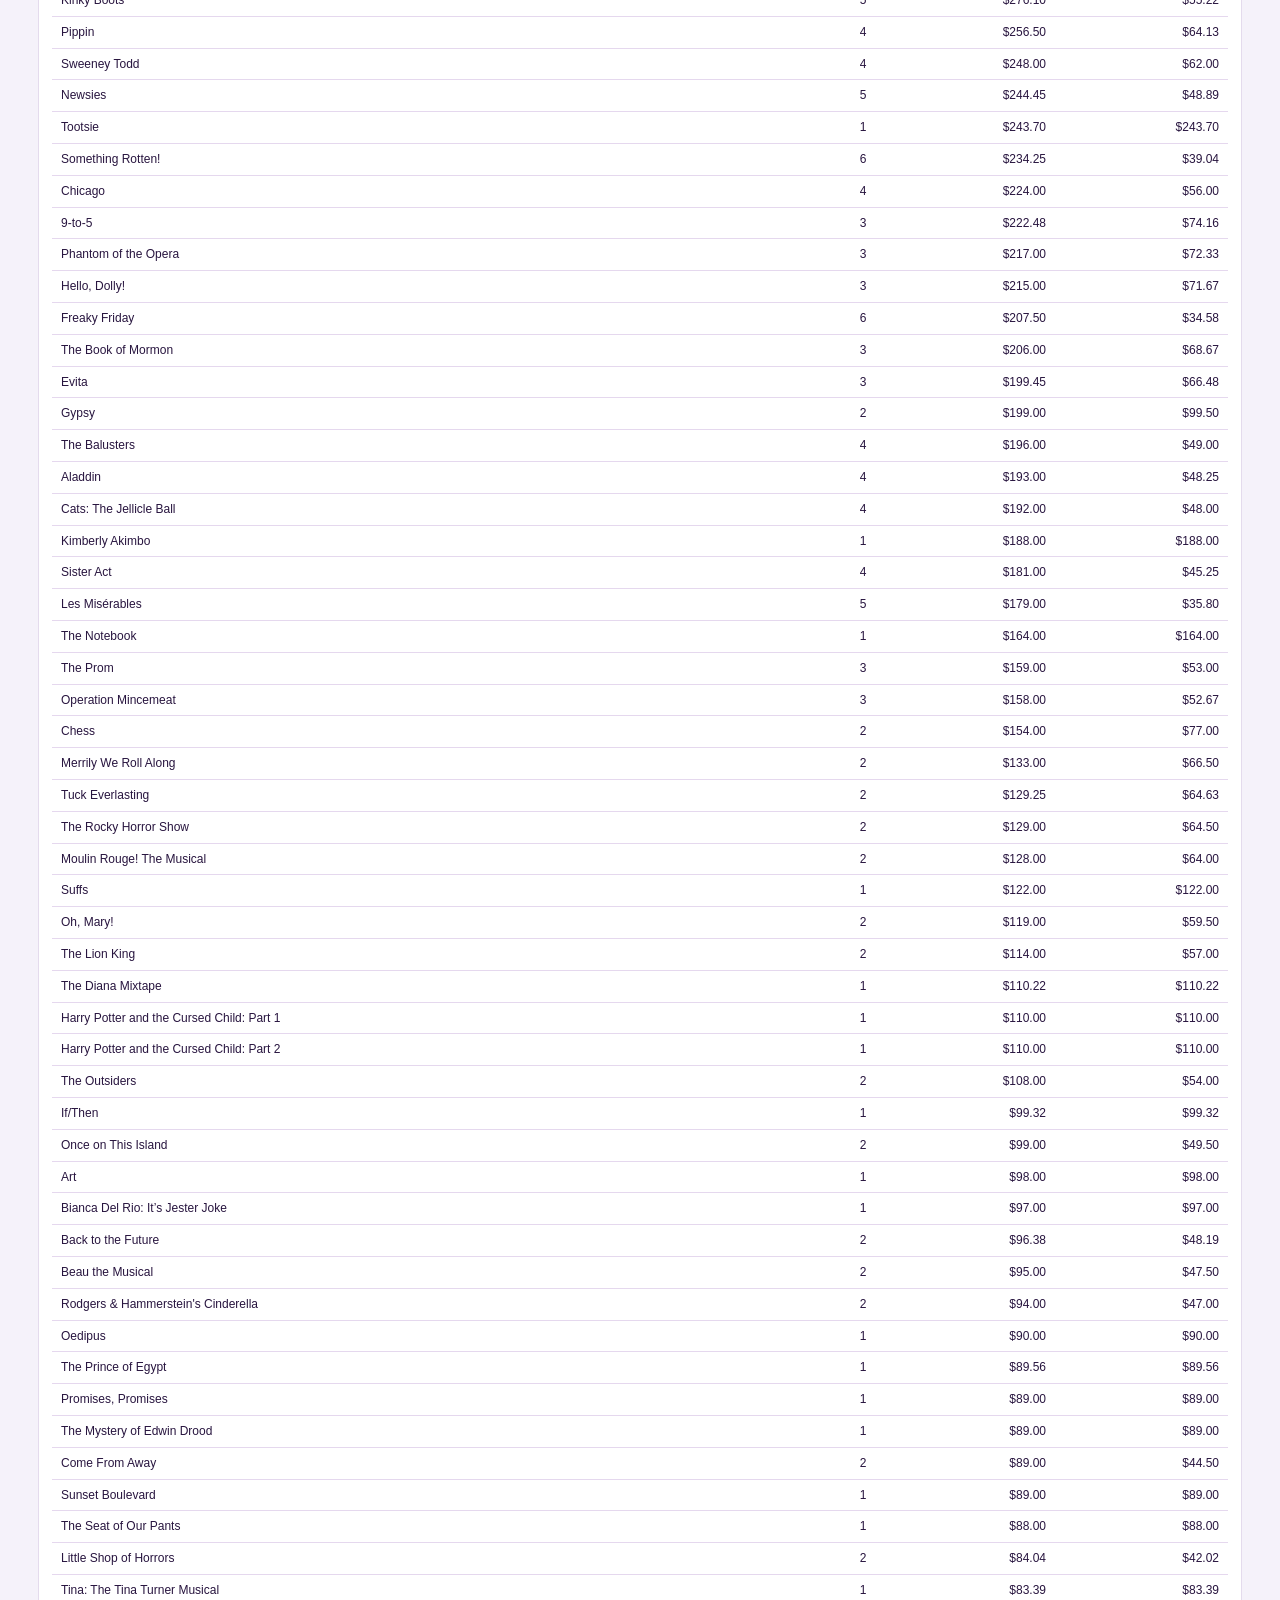
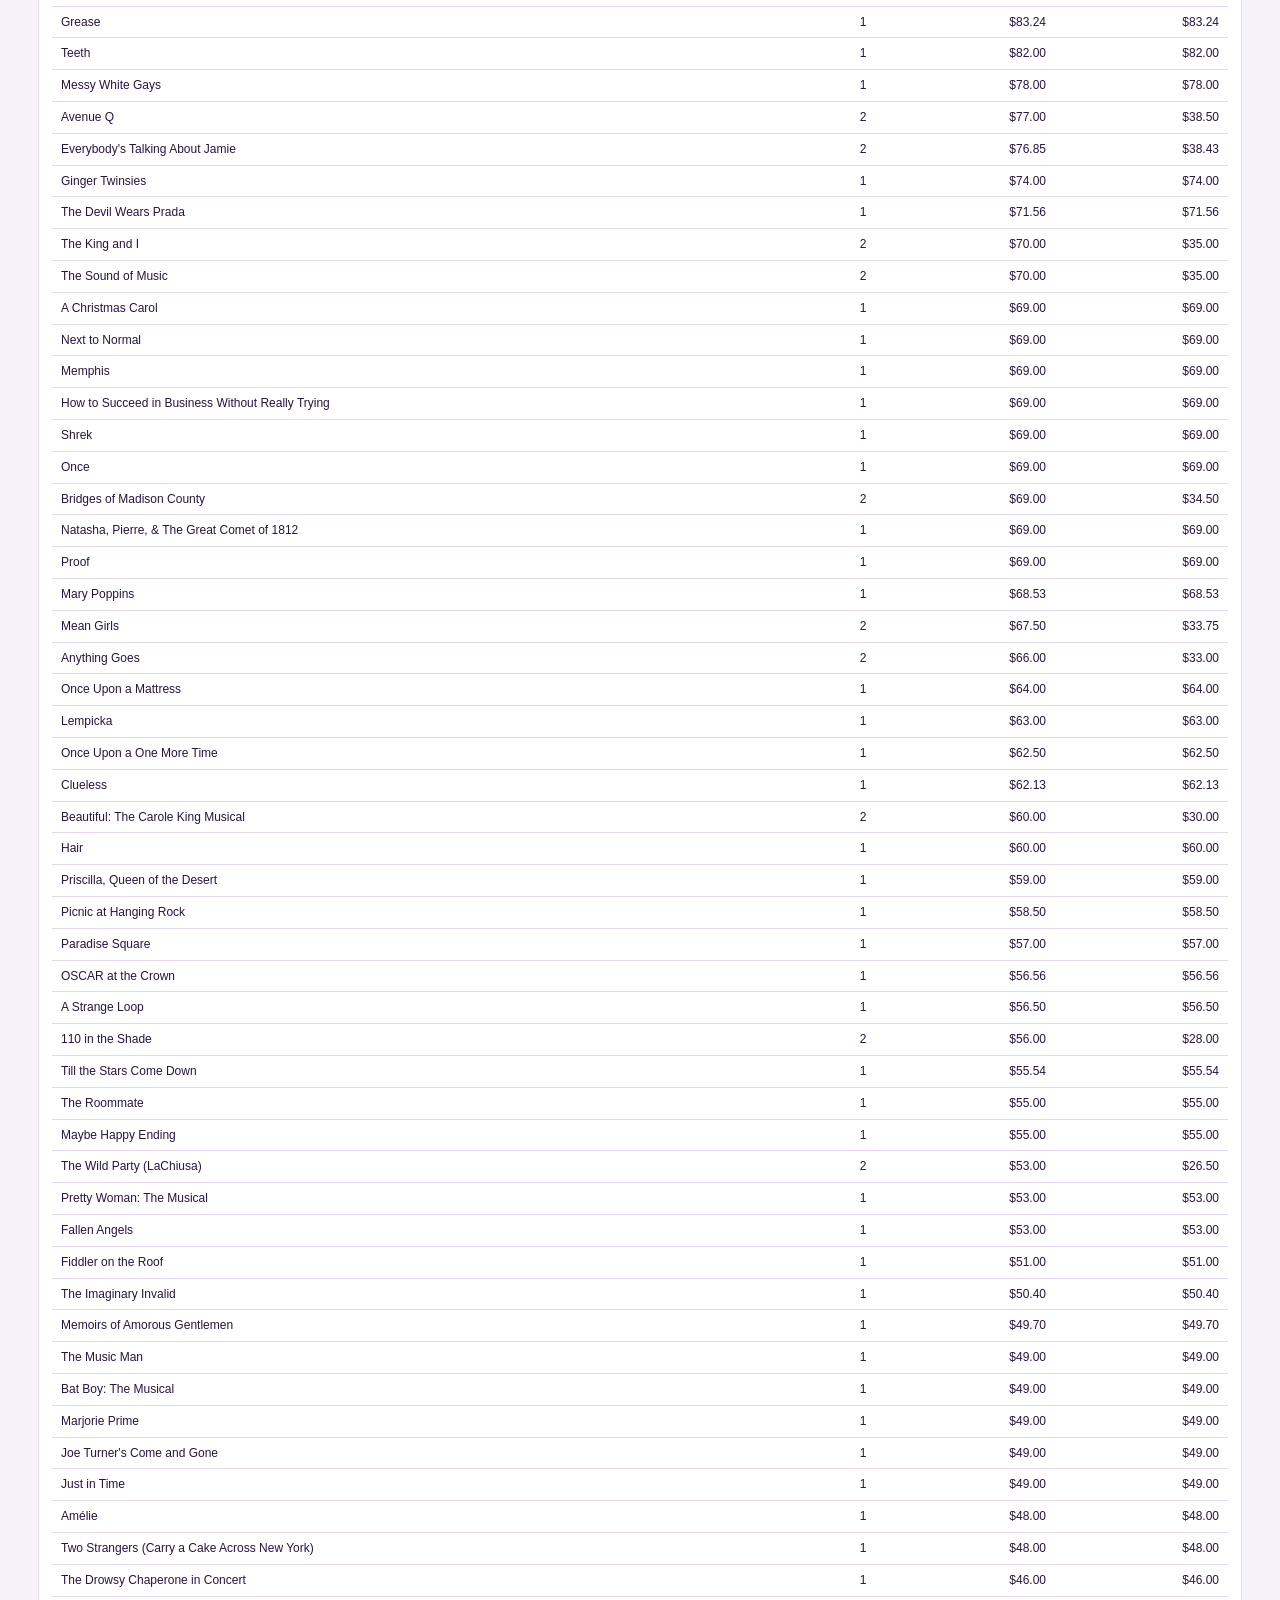
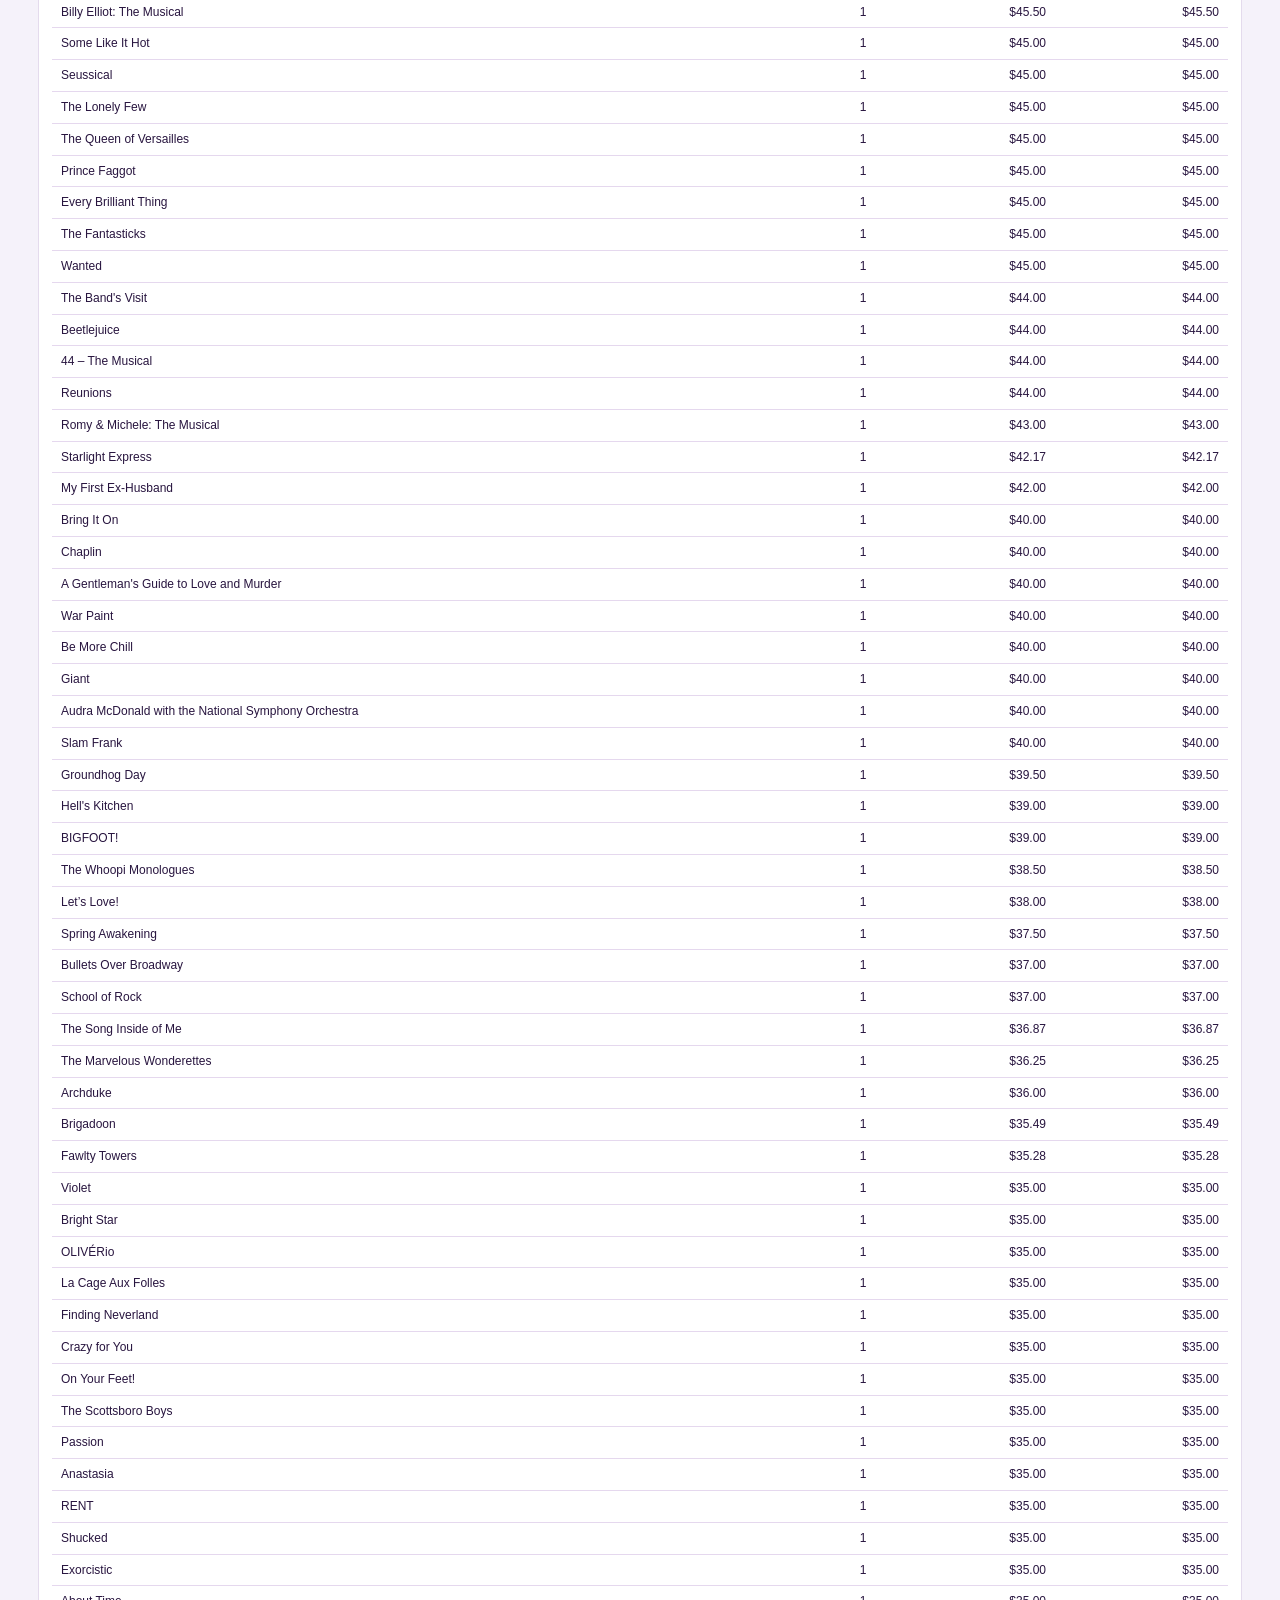
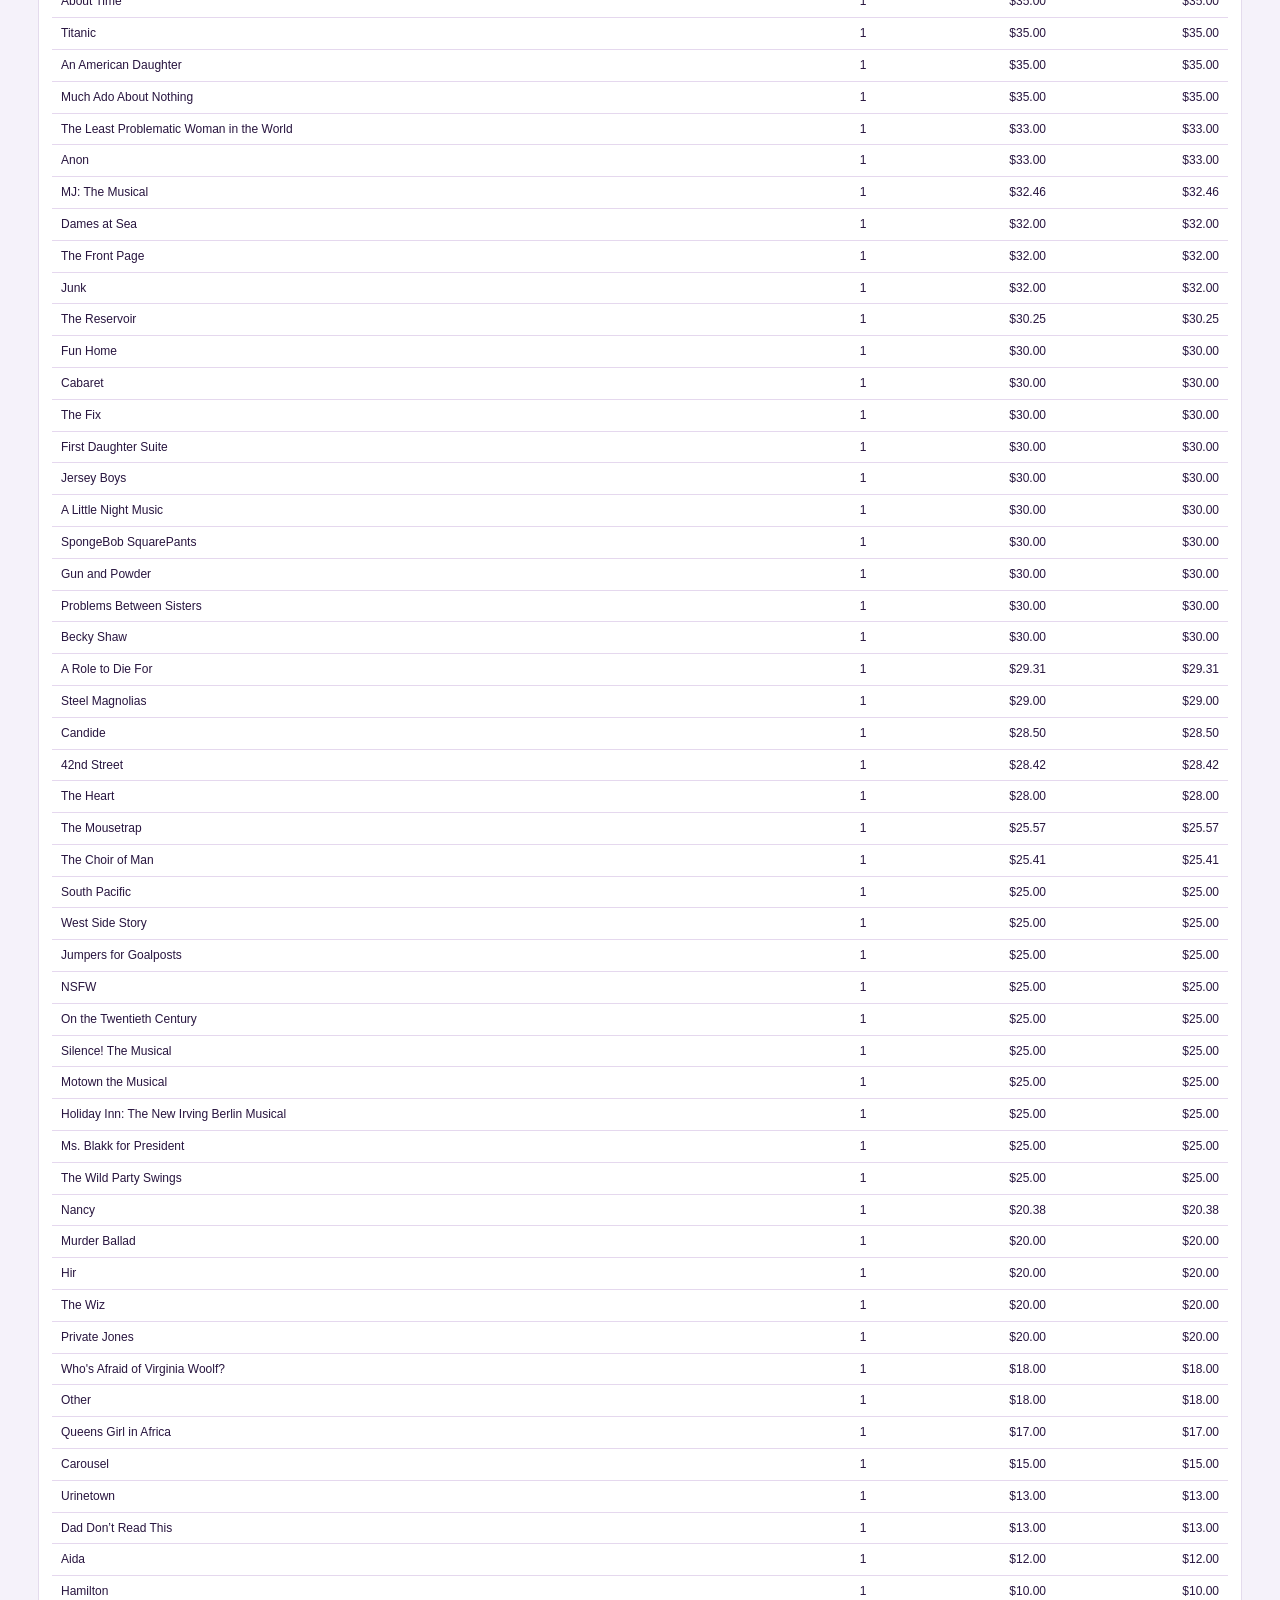
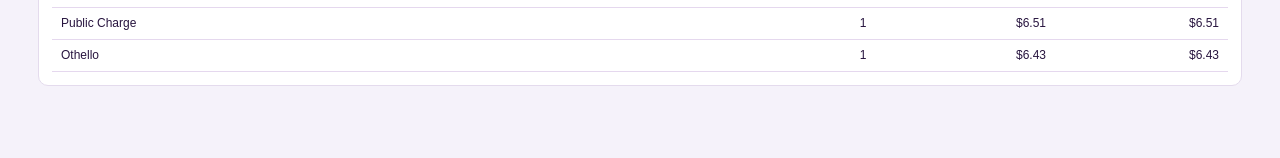
<file: money.html>
<!doctype html><html lang="en"><head><meta charset="utf-8"><meta name="viewport" content="width=device-width,initial-scale=1"><title>Cuebook · Money</title>
<style>
:root{--ink:#123a5a;--accent:#2f78a7;--gold:#d3a64b;--paper:#f7fbfe;--card:#fff;--muted:#637582;--line:rgba(18,58,90,.17);--green:#1e7a3f}*{box-sizing:border-box}body{margin:0;background:linear-gradient(180deg,#f7fbfe,#e6f0f4);color:#0c263b;font-family:ui-sans-serif,system-ui,-apple-system,"Segoe UI",sans-serif}.top{position:sticky;top:0;z-index:10;background:linear-gradient(112deg,#0f2437,#173650 56%,#28556f);color:#fff;border-bottom:1px solid rgba(211,166,75,.72)}.topin{max-width:1260px;margin:auto;padding:12px 16px;display:flex;align-items:center;gap:12px}.brand{font-weight:950;letter-spacing:.11em;text-transform:uppercase}.tag{color:#dcebf4}.spacer{flex:1}.menu a{color:#fff;text-decoration:none;font-weight:800;font-size:12px;margin-left:12px}.wrap{max-width:1260px;margin:auto;padding:18px}.hero{background:linear-gradient(118deg,#e3f2fa,#fff 67%,#f5e1ad);border:1px solid var(--line);border-radius:24px;padding:22px;box-shadow:0 12px 32px rgba(11,39,64,.08)}h1{margin:0;font-size:clamp(36px,7vw,68px);letter-spacing:-.04em}h2{margin:0 0 12px}.subtitle{color:var(--muted);margin-top:8px}.filters{display:grid;grid-template-columns:repeat(3,minmax(150px,1fr));gap:8px;margin:14px 0}.filters select{padding:10px;border-radius:10px;border:1px solid var(--line);background:#fff;font:inherit}.kpis{display:grid;grid-template-columns:repeat(5,minmax(0,1fr));gap:10px}.kpi{background:#fff;border:1px solid var(--line);border-radius:16px;padding:14px}.kpi b{display:block;font-size:25px}.kpi span{font-size:10px;text-transform:uppercase;letter-spacing:.08em;color:var(--muted);font-weight:850}.coverage{margin-top:12px;padding:10px 12px;background:rgba(255,255,255,.72);border:1px solid var(--line);border-radius:12px;color:var(--muted);font-size:12px}.grid{display:grid;grid-template-columns:1fr 1fr;gap:14px;margin-top:14px}.card{background:#fff;border:1px solid var(--line);border-radius:18px;padding:16px;box-shadow:0 8px 24px rgba(11,39,64,.05)}.wide{grid-column:1/-1}.barRow{display:grid;grid-template-columns:minmax(115px,180px) 1fr auto;gap:10px;align-items:center;margin:8px 0}.barLabel{font-size:12px;font-weight:800;overflow:hidden;text-overflow:ellipsis;white-space:nowrap}.barTrack{height:12px;border-radius:999px;background:#eef3f5;overflow:hidden}.barFill{height:100%;background:linear-gradient(90deg,#2f78a7,#d3a64b);border-radius:999px}.barValue{font-size:11px;font-weight:900}.lineChart{width:100%;height:220px;display:block}.axis{stroke:#ccd8de;stroke-width:1}.line{fill:none;stroke:#2f78a7;stroke-width:3}.dot{fill:#2f78a7}.tableWrap{overflow:auto}table{width:100%;border-collapse:collapse;font-size:12px}th,td{padding:9px;border-bottom:1px solid var(--line);text-align:left}th{font-size:10px;text-transform:uppercase;letter-spacing:.08em;color:var(--muted)}td.num{text-align:right;font-variant-numeric:tabular-nums}.callouts{display:grid;grid-template-columns:repeat(4,minmax(0,1fr));gap:9px}.callout{background:#f6fafc;border:1px solid var(--line);border-radius:14px;padding:12px}.callout b{display:block;font-size:18px}.callout small{color:var(--muted)}.empty{color:var(--muted);padding:16px 0}.footer{color:var(--muted);font-size:10px;text-align:center;padding:22px}@media(max-width:850px){.filters{grid-template-columns:1fr 1fr}.kpis{grid-template-columns:1fr 1fr}.grid{grid-template-columns:1fr}.wide{grid-column:auto}.callouts{grid-template-columns:1fr 1fr}.menu{display:none}}@media(max-width:520px){.filters,.kpis,.callouts{grid-template-columns:1fr}.wrap{padding:11px}.barRow{grid-template-columns:100px 1fr auto}}
</style><script src="cuebook-attendance.js?v=json-b451"></script><script src="data-loader.js?v=json-b451"></script>
<style>
/* Build 301 palette refresh */
:root{--ink:#1f514c!important;--accent:#2c6a62!important;--gold:#c89a3d!important;--paper:#f7f2e9!important;--card:#fffdf9!important;--muted:#667178!important;--line:rgba(29,40,48,.17)!important}
body{background:linear-gradient(180deg,#f8f4ed,#e8efeb)!important;color:#182229!important}.top{background:linear-gradient(112deg,#152128,#1e4a47 58%,#633647)!important;border-bottom-color:rgba(200,154,61,.62)!important}.hero{background:linear-gradient(118deg,#e0efeb,#fffdf9 67%,#f1d9ad)!important}.barFill{background:linear-gradient(90deg,#2c6a62,#c89a3d)!important}.line{stroke:#2c6a62!important}.dot{fill:#2c6a62!important}
</style>

<style id="money-b321-full-timeline">
/* Build 321: monthly spend chart no longer truncates to last 24 months. */
.card.wide .barRow{grid-template-columns:minmax(88px,130px) 1fr auto}.card.wide .barLabel{white-space:nowrap}.grid .card.wide:first-of-type{grid-column:1/-1}
</style>

<style id="money-b326-mobile-cleanup">
/* Build 327: tighten mobile filters and soften money-page charts. */
.hero{padding:clamp(16px,4vw,24px)!important}.hero h1{font-size:clamp(38px,11vw,64px)!important}.subtitle{max-width:780px;line-height:1.35!important}.filters{grid-template-columns:repeat(auto-fit,minmax(148px,1fr))!important;gap:9px!important}.filters select{width:100%!important;min-width:0!important;font-size:15px!important;padding:11px 12px!important;border-radius:14px!important;background:#fffdf9!important}.kpis{grid-template-columns:repeat(auto-fit,minmax(150px,1fr))!important}.kpi{border-radius:18px!important;background:#fffdf9!important}.card{border-radius:22px!important;background:#fffdf9!important}.barTrack{height:15px!important;background:linear-gradient(180deg,#eef4f3,#e7ece8)!important}.barFill{background:linear-gradient(90deg,#23635d,#c89a3d)!important}.barRow{grid-template-columns:minmax(84px,150px) minmax(80px,1fr) auto!important}.barLabel{white-space:normal!important;line-height:1.15!important}.coverage{line-height:1.38!important;background:rgba(255,253,249,.82)!important}
@media(max-width:620px){.wrap{padding:12px!important}.topin{padding:10px 14px!important}.hero{border-radius:22px!important}.filters{grid-template-columns:1fr 1fr!important}.filters select{font-size:13px!important;padding:9px 10px!important}.kpis{grid-template-columns:1fr 1fr!important}.kpi{padding:12px!important}.kpi b{font-size:24px!important}.grid{gap:12px!important}.barRow{grid-template-columns:72px minmax(80px,1fr) 76px!important;gap:7px!important}.barValue{font-size:10px!important}.card.wide .barRow{grid-template-columns:78px minmax(80px,1fr) 76px!important}.lineChart{height:170px!important}.card h2{font-size:24px!important}}
</style>


<style id="money-b327-polish">
/* Build 327: compact mobile money page, cleaner filters, and less skyscraper KPI stacking. */
.top{box-shadow:0 8px 24px rgba(13,29,33,.16)}.topin{min-height:56px}.brand{letter-spacing:.13em}.tag{font-size:15px}
.filters{align-items:stretch}.filters select{box-shadow:0 1px 0 rgba(255,255,255,.7) inset;appearance:auto}.kpis{align-items:stretch}.kpi{box-shadow:0 8px 20px rgba(29,40,48,.045)}
.card h2{line-height:1.05}.barRow{min-height:26px}.barFill{box-shadow:inset 0 1px 0 rgba(255,255,255,.35)}.barValue{font-variant-numeric:tabular-nums}
@media(max-width:620px){
  .top{position:sticky}.topin{gap:8px}.tag{font-size:13px}.hero h1{font-size:clamp(34px,12vw,54px)!important}.subtitle{font-size:14px!important}
  .filters{grid-template-columns:1fr!important}.filters select{font-size:14px!important;border-radius:13px!important;min-height:42px!important}.kpis{grid-template-columns:1fr 1fr!important;gap:8px!important}.kpi{border-radius:16px!important}.kpi span{font-size:9px!important;line-height:1.2!important}.coverage{font-size:12px!important}
  .card{padding:14px!important}.card h2{font-size:24px!important}.barRow{grid-template-columns:74px minmax(70px,1fr) 74px!important}.card.wide .barRow{grid-template-columns:78px minmax(70px,1fr) 74px!important}.barLabel{font-size:11px!important}.barTrack{height:13px!important}
}
</style>


<style id="money-b340-month-heatmap">
.monthHeat{display:flex;flex-direction:column;gap:13px;margin-top:6px}.heatYear{display:grid;grid-template-columns:64px 1fr;gap:10px;align-items:start}.heatYearLabel{font-weight:950;font-size:18px;padding-top:9px;font-variant-numeric:tabular-nums}.heatMonths{display:grid;grid-template-columns:repeat(12,minmax(0,1fr));gap:6px}.heatCell{min-height:60px;border-radius:12px;border:1px solid var(--line);padding:7px 6px;display:flex;flex-direction:column;justify-content:space-between;background:rgba(44,106,98,var(--heat,.05));box-shadow:inset 0 1px 0 rgba(255,255,255,.45)}.heatCell.emptyMonth{background:#f3f4f1}.heatMonth{font-size:9px;letter-spacing:.08em;text-transform:uppercase;font-weight:900;color:#45555c}.heatValue{font-size:11px;font-weight:950;line-height:1.05;font-variant-numeric:tabular-nums}.heatLegend{display:flex;align-items:center;gap:8px;color:var(--muted);font-size:10px;margin-top:12px}.heatLegendRamp{height:10px;width:110px;border-radius:999px;background:linear-gradient(90deg,rgba(44,106,98,.06),rgba(44,106,98,.82))}.heatNote{color:var(--muted);font-size:11px;margin:0 0 12px}.monthHeatCard{overflow:visible}.monthHeatCard h2{margin-bottom:5px}
@media(max-width:760px){.heatYear{grid-template-columns:1fr}.heatYearLabel{padding-top:0}.heatMonths{grid-template-columns:repeat(6,minmax(0,1fr))}.heatCell{min-height:54px}.heatValue{font-size:10px}}
@media(max-width:430px){.heatMonths{grid-template-columns:repeat(4,minmax(0,1fr))}.heatCell{min-height:50px;padding:6px 5px}}
</style>
</head><body class="cueUtility"><header class="top"><div class="topin"><div class="brand">Cuebook</div><div class="tag">Money</div><span class="spacer"></span><nav class="menu"><a href="index.html?v=json-b451">Dashboard</a><a href="castbook.html?v=json-b451">Cast Book</a><a href="index.html#companions?v=json-b451">Companions</a></nav></div></header><main class="wrap" id="app"><div class="hero"><h1>Money</h1><p class="subtitle">Loading the receipts without turning theatre-going into an accounting seminar…</p></div></main><script>
const NOW='2026-09-21',esc=s=>String(s??'').replace(/[&<>"']/g,c=>({'&':'&amp;','<':'&lt;','>':'&gt;','"':'&quot;',"'":'&#39;'}[c]));
let DB,filters={year:'all',show:'all',ticket:'all',source:'all',type:'all',currency:'USD'};
const vals=o=>o&&typeof o==='object'?Object.values(o):[];
const median=a=>{if(!a.length)return null;let s=[...a].sort((x,y)=>x-y),m=Math.floor(s.length/2);return s.length%2?s[m]:(s[m-1]+s[m])/2};
const show=p=>DB.shows?.[String(p.showId)]?.title||'Unknown show';
function amount(p){if(typeof p.ticketPrice==='number'&&Number.isFinite(p.ticketPrice))return p.ticketPrice;if(typeof p.price==='number'&&Number.isFinite(p.price))return p.price;if(typeof p.performanceMetadata?.pricePaid==='number'&&Number.isFinite(p.performanceMetadata.pricePaid))return p.performanceMetadata.pricePaid;let raw=String(p.performanceMetadata?.pricePaid??'').trim();if(raw){let n=Number(raw.replace(/[^0-9.-]/g,''));if(Number.isFinite(n))return n}return null}
function currencyNorm(p){if(p.ticketCurrency)return String(p.ticketCurrency).toUpperCase();let evidence=[p.price,p.notes,p.ticketNotes,p.performanceMetadata?.pricePaid].filter(v=>v!==null&&v!==undefined).join(' ');if(/£/.test(evidence))return'GBP';if(/\$/.test(evidence))return'USD';if(/€/.test(evidence))return'EUR';return amount(p)!==null?'Unspecified':'Unpriced'}
function money(n,c=filters.currency){if(!Number.isFinite(n))return'–';if(c==='Unspecified')return n.toLocaleString(undefined,{minimumFractionDigits:2,maximumFractionDigits:2})+' (currency unspecified)';try{return n.toLocaleString(undefined,{style:'currency',currency:c,maximumFractionDigits:2})}catch{return n.toFixed(2)+' '+c}}
function ticketNorm(p){let t=String(p.ticketType||'').trim();let tags=Array.isArray(p.tags)?p.tags.join(' '):String(p.tags||'');let markers=[...(Array.isArray(p.experienceMarkers)?p.experienceMarkers:[]),tags].join(' ');if(/comp|free/i.test(t+' '+markers)||amount(p)===0)return'Comp / Free';if(/rush/i.test(t+' '+markers))return'Rush';if(/lottery/i.test(t+' '+markers))return'Lottery';if(/tdf/i.test(t))return'TDF';return t||'Other / Unknown'}
function sourceNorm(p){return String(p.ticketSource||p.performanceMetadata?.ticketSource||'').trim()||'Unknown'}
function prodNorm(p){let t=String(p.type||'Other');if(/^Broadway$/i.test(t))return'Broadway';if(/Off-Broadway|Off Broadway/i.test(t))return'Off-Broadway';if(/Regional/i.test(t))return'Regional';return'Other'}
function priced(p){return amount(p)!==null}function isPaid(p){return priced(p)&&amount(p)>0}function isComp(p){return ticketNorm(p)==='Comp / Free'}
function allPerfs(){return vals(DB.performances).filter(p=>p.date)}
function filteredBase(){return allPerfs().filter(p=>(filters.year==='all'||String(p.date).slice(0,4)===filters.year)&&(filters.show==='all'||String(p.showId)===filters.show)&&(filters.ticket==='all'||ticketNorm(p)===filters.ticket)&&(filters.source==='all'||sourceNorm(p)===filters.source)&&(filters.type==='all'||prodNorm(p)===filters.type))}
function options(rows,get,val,allLabel='All'){let a=[...new Set(rows.map(get).filter(Boolean))].sort((x,y)=>String(x).localeCompare(String(y)));return `<option value="all">${esc(allLabel)}</option>`+a.map(x=>`<option value="${esc(x)}"${String(x)===String(val)?' selected':''}>${esc(x)}</option>`).join('')}
function barChart(items,value,label,format=money,limit=12){let rows=items.slice(0,limit),mx=Math.max(1,...rows.map(value));return rows.length?rows.map(x=>`<div class="barRow"><div class="barLabel" title="${esc(label(x))}">${esc(label(x))}</div><div class="barTrack"><div class="barFill" style="width:${Math.max(1,value(x)/mx*100)}%"></div></div><div class="barValue">${esc(format(value(x)))}</div></div>`).join(''):'<div class="empty">No matching recorded-price data.</div>'}
function monthlyHeatmap(items){if(!items.length)return'<div class="empty">No matching recorded-price data.</div>';let by=new Map(items.map(x=>[x.k,x.v])),years=[...new Set(items.map(x=>x.k.slice(0,4)))].sort(),max=Math.max(1,...items.map(x=>x.v)),mons=['Jan','Feb','Mar','Apr','May','Jun','Jul','Aug','Sep','Oct','Nov','Dec'];let rows=years.map(y=>{let cells=mons.map((mon,i)=>{let k=y+'-'+String(i+1).padStart(2,'0'),v=by.get(k)||0,heat=v?(.10+.72*Math.sqrt(v/max)):0;return `<div class="heatCell ${v?'':'emptyMonth'}" style="--heat:${heat.toFixed(3)}" title="${esc(mon+' '+y+': '+money(v))}"><span class="heatMonth">${mon}</span><span class="heatValue">${v?esc(money(v)):'–'}</span></div>`}).join('');return `<div class="heatYear"><div class="heatYearLabel">${esc(y)}</div><div class="heatMonths">${cells}</div></div>`}).join('');return `<p class="heatNote">Each square is one month. Darker months mean more known paid ticket spend in the active filters.</p><div class="monthHeat">${rows}</div><div class="heatLegend"><span>Lower spend</span><span class="heatLegendRamp"></span><span>Higher spend</span></div>`}
function cumulativeSVG(rows){let paid=rows.filter(isPaid).sort((a,b)=>String(a.date).localeCompare(String(b.date)));if(!paid.length)return'<div class="empty">No paid price data in this currency/filter.</div>';let monthly=new Map(),cum=0;paid.forEach(p=>monthly.set(String(p.date).slice(0,7),(monthly.get(String(p.date).slice(0,7))||0)+amount(p)));let pts=[...monthly].map(([k,v])=>{cum+=v;return[k,cum]});let max=pts.at(-1)[1]||1,w=900,h=200,pad=18,coords=pts.map((x,i)=>[pad+(pts.length===1?0:i/(pts.length-1)*(w-pad*2)),h-pad-x[1]/max*(h-pad*2)]),d=coords.map((c,i)=>(i?'L':'M')+c[0].toFixed(1)+','+c[1].toFixed(1)).join(' ');return `<svg class="lineChart" viewBox="0 0 ${w} ${h}" role="img" aria-label="Cumulative known spend"><line class="axis" x1="${pad}" y1="${h-pad}" x2="${w-pad}" y2="${h-pad}"/><path class="line" d="${d}"/>${coords.map(c=>`<circle class="dot" cx="${c[0]}" cy="${c[1]}" r="2.5"/>`).join('')}</svg><div class="subtitle">${esc(pts[0][0])} → ${esc(pts.at(-1)[0])} · ${esc(money(pts.at(-1)[1]))} known cumulative paid spend</div>`}
function render(){
  let all=allPerfs(),rows=filteredBase(),known=rows.filter(priced),currencyChoices=[...new Set(known.map(currencyNorm).filter(c=>c!=='Unpriced'))].sort();
  if(!currencyChoices.includes(filters.currency))filters.currency=currencyChoices.includes('USD')?'USD':(currencyChoices[0]||'USD');
  let moneyRows=known.filter(p=>currencyNorm(p)===filters.currency),paid=moneyRows.filter(isPaid),comps=rows.filter(isComp),prices=paid.map(amount),today=NOW,cy=today.slice(0,4),cm=today.slice(0,7),start12=new Date(today+'T12:00:00');
  start12.setMonth(start12.getMonth()-11);let start12k=start12.toISOString().slice(0,7);
  let spend=paid.reduce((a,p)=>a+amount(p),0),ytd=paid.filter(p=>p.date.slice(0,4)===cy).reduce((a,p)=>a+amount(p),0),month=paid.filter(p=>p.date.slice(0,7)===cm).reduce((a,p)=>a+amount(p),0),t12=paid.filter(p=>p.date.slice(0,7)>=start12k&&p.date.slice(0,7)<=cm).reduce((a,p)=>a+amount(p),0);
  let years=new Map(),months=new Map(),shows=new Map(),types=new Map(),sources=new Map(),prods=new Map();
  paid.forEach(p=>{let v=amount(p),y=p.date.slice(0,4),m=p.date.slice(0,7);years.set(y,(years.get(y)||0)+v);months.set(m,(months.get(m)||0)+v);let sh=show(p),sr=sourceNorm(p),tt=ticketNorm(p),pt=prodNorm(p);for(let [map,k] of [[types,tt],[sources,sr],[prods,pt]])map.set(k,(map.get(k)||0)+v);let g=shows.get(sh)||{show:sh,spend:0,visits:0};g.spend+=v;g.visits++;shows.set(sh,g)});
  let yearItems=[...years].map(([k,v])=>({k,v})).sort((a,b)=>a.k.localeCompare(b.k)),monthKeys=[...months.keys()].sort(),monthItems=monthKeys.map(k=>({k,v:months.get(k)||0})).sort((a,b)=>a.k.localeCompare(b.k)),showItems=[...shows.values()].sort((a,b)=>b.spend-a.spend),typeItems=[...types].map(([k,v])=>({k,v})).sort((a,b)=>b.v-a.v),sourceItems=[...sources].map(([k,v])=>({k,v})).sort((a,b)=>b.v-a.v),prodItems=[...prods].map(([k,v])=>({k,v})).sort((a,b)=>b.v-a.v);
  let maxTicket=paid.length?paid.reduce((a,b)=>amount(a)>amount(b)?a:b):null,minTicket=paid.length?paid.reduce((a,b)=>amount(a)<amount(b)?a:b):null,topShow=showItems[0];
  let yearsOpt=[...new Set(all.map(p=>p.date.slice(0,4)))].sort(),showsOpt=Object.values(DB.shows||{}).sort((a,b)=>String(a.title).localeCompare(String(b.title))),currencyCoverage=[...new Map(known.map(p=>[currencyNorm(p),0]))];let cc=new Map();known.forEach(p=>cc.set(currencyNorm(p),(cc.get(currencyNorm(p))||0)+1));let coverageText=[...cc].sort().map(([c,n])=>`${n} ${c}`).join(' · ');
  document.getElementById('app').innerHTML=`<section class="hero"><h1>Money</h1><p class="subtitle">Known ticket spend only. Missing prices stay missing. Historical foreign-currency receipts are stored as USD when converted, with originals preserved in notes.</p><div class="filters"><select id="year"><option value="all">All years</option>${yearsOpt.map(y=>`<option${filters.year===y?' selected':''}>${y}</option>`).join('')}</select><select id="show"><option value="all">All shows</option>${showsOpt.map(s=>`<option value="${s.id}"${filters.show===String(s.id)?' selected':''}>${esc(s.title)}</option>`).join('')}</select><select id="ticket">${options(all,ticketNorm,filters.ticket,'All ticket types')}</select><select id="source">${options(all,sourceNorm,filters.source,'All sources')}</select><select id="type">${options(all,prodNorm,filters.type,'All production types')}</select><select id="currency">${currencyChoices.map(c=>`<option value="${esc(c)}"${filters.currency===c?' selected':''}>${esc(c==='Unspecified'?'Currency unspecified':c)}</option>`).join('')}</select></div><div class="kpis"><div class="kpi"><b>${money(spend)}</b><span>Lifetime known spend · ${esc(filters.currency)}</span></div><div class="kpi"><b>${money(ytd)}</b><span>${cy} spend</span></div><div class="kpi"><b>${money(month)}</b><span>Current month</span></div><div class="kpi"><b>${money(t12)}</b><span>Trailing 12 months</span></div><div class="kpi"><b>${paid.length}</b><span>Paid tickets · ${esc(filters.currency)}</span></div><div class="kpi"><b>${comps.length}</b><span>Comps / free</span></div><div class="kpi"><b>${money(prices.length?prices.reduce((a,b)=>a+b,0)/prices.length:null)}</b><span>Average paid</span></div><div class="kpi"><b>${money(median(prices))}</b><span>Median paid</span></div><div class="kpi"><b>${maxTicket?money(amount(maxTicket)):'–'}</b><span>Highest ticket</span></div><div class="kpi"><b>${minTicket?money(amount(minTicket)):'–'}</b><span>Lowest non-zero</span></div></div><div class="coverage">Price recorded for <b>${known.length}</b> of <b>${rows.length}</b> matching performances${coverageText?' ('+esc(coverageText)+')':''}. Spend charts show <b>${esc(filters.currency)}</b> only. ${comps.length} are identified as comps/free; no value is assigned to a comp unless a stored price exists.</div></section><section class="grid"><article class="card"><h2>Spend by year</h2>${barChart(yearItems,x=>x.v,x=>x.k,money,999)}</article><article class="card wide monthHeatCard"><h2>Monthly spend heatmap</h2>${monthlyHeatmap(monthItems)}</article><article class="card wide"><h2>Cumulative known spend</h2>${cumulativeSVG(moneyRows)}</article><article class="card"><h2>By ticket type</h2>${barChart(typeItems,x=>x.v,x=>x.k)}</article><article class="card"><h2>By source / vendor</h2>${barChart(sourceItems,x=>x.v,x=>x.k)}</article><article class="card"><h2>By production type</h2>${barChart(prodItems,x=>x.v,x=>x.k)}</article><article class="card"><h2>Quick callouts</h2><div class="callouts"><div class="callout"><b>${topShow?money(topShow.spend):'–'}</b><small>Most known spend on one show${topShow?' · '+esc(topShow.show):''}</small></div><div class="callout"><b>${maxTicket?money(amount(maxTicket)):'–'}</b><small>Most expensive single ticket${maxTicket?' · '+esc(show(maxTicket)):''}</small></div><div class="callout"><b>${comps.length}</b><small>Comp/free performances in filter</small></div><div class="callout"><b>${known.length}/${rows.length}</b><small>Known-price coverage</small></div></div></article><article class="card wide"><h2>Show breakdown</h2><div class="tableWrap"><table><thead><tr><th>Show</th><th>Paid visits</th><th>Known spend</th><th>Average paid</th></tr></thead><tbody>${showItems.map(x=>`<tr><td>${esc(x.show)}</td><td class="num">${x.visits}</td><td class="num">${money(x.spend)}</td><td class="num">${money(x.spend/x.visits)}</td></tr>`).join('')||'<tr><td colspan="4">No matching paid-price data.</td></tr>'}</tbody></table></div></article></section><div class="footer">Cuebook · B376 · v14.63.01 · Money uses stored attendance/ticket metadata; historical FX conversions are preserved in record metadata</div>`;
  ['year','show','ticket','source','type','currency'].forEach(id=>document.getElementById(id).addEventListener('change',e=>{filters[id]=e.target.value;render()}));
}
loadCuebookData({cache:'no-store'}).then(d=>{DB=d;render()}).catch(e=>document.getElementById('app').innerHTML=`<div class="hero"><h1>Money</h1><p>Could not load Cuebook data: ${esc(e.message)}</p></div>`)
</script><link rel="stylesheet" href="cuebook-ui.css?v=json-b451"><script>(()=>{const tidy=()=>document.querySelectorAll(".subtitle,.eyebrow,.footer").forEach(e=>e.remove());tidy();new MutationObserver(tidy).observe(document.body,{childList:true,subtree:true});})();</script></body></html>
</file>
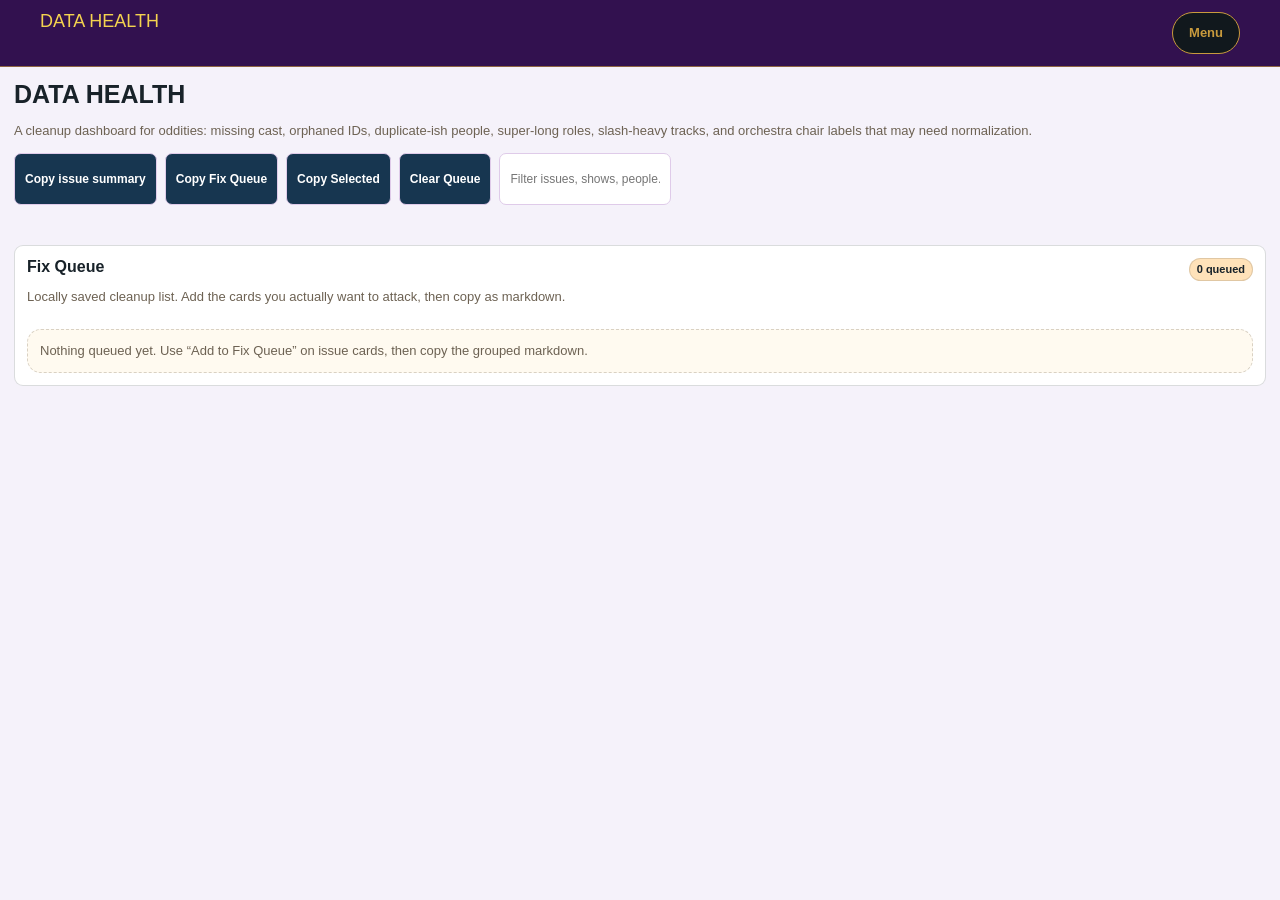
<file: qa.html>
<!doctype html><html lang="en"><head><meta charset="utf-8">
<meta http-equiv="Cache-Control" content="no-cache, no-store, must-revalidate">
<meta http-equiv="Pragma" content="no-cache">
<meta http-equiv="Expires" content="0"><meta name="viewport" content="width=device-width,initial-scale=1"><title>Cuebook · Data Health</title><style>
body{margin:0;background:#f4eddb;color:#17130f;font-family:Inter,system-ui,-apple-system,BlinkMacSystemFont,"Segoe UI",sans-serif}.top{position:sticky;top:0;background:#090909;color:#fff;border-bottom:2px solid #d6b44a;z-index:5}.topin{max-width:1200px;margin:auto;padding:12px 18px;display:flex;gap:10px;align-items:center}.brand{font-family:Georgia,serif;text-transform:uppercase;letter-spacing:.14em;color:#f4d34f;font-size:20px}.btn{border:1px solid rgba(214,180,74,.55);background:#0c0c0c;color:#fff7dd;border-radius:11px;padding:9px 12px;font-weight:850;text-decoration:none;cursor:pointer}.wrap{max-width:1200px;margin:auto;padding:22px 18px}.hero,.card{background:#fffdf6;border:1px solid rgba(98,73,27,.16);border-radius:18px;box-shadow:0 12px 30px rgba(44,30,6,.08);padding:18px}.hero h1{font-family:Georgia,serif;text-transform:uppercase;letter-spacing:.08em;margin:.1em 0}.hint,.tiny{color:#6d6253}.grid{display:grid;grid-template-columns:repeat(auto-fit,minmax(270px,1fr));gap:12px;margin-top:14px}.issue h2{font-family:Georgia,serif;letter-spacing:.08em;text-transform:uppercase;font-size:18px;margin:0 0 8px}.list{max-height:360px;overflow:auto;border-top:1px solid #eadfca}.row{padding:8px 0;border-bottom:1px solid #eadfca;font-size:13px;line-height:1.35}.pill{display:inline-block;background:#eee0b8;border:1px solid rgba(0,0,0,.12);border-radius:999px;padding:3px 7px;font-size:11px;font-weight:900}.hot{background:#ffd1d1}.warn{background:#ffe2b9}.good{background:#d9f0d2}.tools{display:flex;gap:8px;flex-wrap:wrap;margin-top:10px}@media(max-width:650px){.topin{flex-wrap:wrap}.grid{grid-template-columns:1fr}}


/* === v12.10.0 sleeker utility pages === */
body{background:radial-gradient(circle at top left,rgba(214,180,74,.16),transparent 30rem),linear-gradient(180deg,#f8f1e2,#eee2cf)!important}.top{box-shadow:0 10px 30px rgba(0,0,0,.16)!important}.topin{padding:9px 16px!important}.brand{font-size:18px!important;letter-spacing:.18em!important}.btn{border-radius:9px!important;padding:7px 10px!important;font-size:12px!important}.wrap{padding-top:18px!important}.hero,.card{border-radius:16px!important;box-shadow:0 12px 34px rgba(35,24,10,.09)!important}.hero{background:linear-gradient(135deg,#fffdf6,#fff4d7)!important}.hero h1{font-size:clamp(24px,3vw,40px)!important;letter-spacing:.09em!important}.grid{gap:10px!important}.issue h2,.logoCard h3{letter-spacing:.06em!important}.row{font-size:12px!important}.list{border-color:rgba(63,43,17,.12)!important}.pill,.chip{border-radius:999px!important;letter-spacing:.06em!important}.input{box-shadow:inset 0 1px 0 rgba(255,255,255,.8)!important}


/* === v12.10.0 actionable health cockpit === */
.healthStats{display:grid;grid-template-columns:repeat(auto-fit,minmax(150px,1fr));gap:10px;margin-top:14px}.stat{background:#fff7df;border:1px solid rgba(98,73,27,.14);border-radius:14px;padding:10px}.stat strong{display:block;font-family:Georgia,serif;font-size:24px;line-height:1}.stat span{font-size:10px;text-transform:uppercase;letter-spacing:.12em;color:#6d6253;font-weight:900}.issue{position:relative;overflow:hidden}.issue:before{content:"";position:absolute;top:0;left:0;right:0;height:4px;background:#d6b44a}.issue.hot:before{background:#d95d39}.issue.warn:before{background:#d6b44a}.issue.good:before{background:#6ca15d}.issueHead{display:flex;gap:8px;align-items:flex-start;justify-content:space-between}.severity{display:inline-flex;align-items:center;border-radius:999px;padding:4px 8px;font-size:10px;font-weight:950;text-transform:uppercase;letter-spacing:.08em}.severity.hot{background:#ffe0dc;color:#8c2618}.severity.warn{background:#fff0c8;color:#76510e}.severity.good{background:#dff2d8;color:#2e6b23}.why,.suggestion{font-size:12px;line-height:1.35;margin:7px 0;color:#5f5445}.suggestion{background:#f8f0d8;border:1px solid rgba(98,73,27,.12);border-radius:10px;padding:8px}.suggestion b{display:block;text-transform:uppercase;letter-spacing:.11em;font-size:10px;color:#2c251c;margin-bottom:2px}.row{display:grid;grid-template-columns:88px 1fr;gap:8px}.row .tag{font-size:10px;text-transform:uppercase;letter-spacing:.08em;font-weight:950;color:#85652b}.row .txt{overflow-wrap:anywhere}.controls{margin-top:12px;display:flex;gap:8px;flex-wrap:wrap}.input{border:1px solid rgba(98,73,27,.2);background:#fff;border-radius:11px;padding:9px 10px}.grid{align-items:start}.sectionBreak{grid-column:1/-1;margin-top:4px;font-family:Georgia,serif;letter-spacing:.12em;text-transform:uppercase;color:#6d4d13}


/* === v12.10.0 Data Health Fix Queue === */
.top{background:linear-gradient(90deg,#090806,#171109 55%,#261806)!important;border-bottom:1px solid rgba(216,182,71,.82)!important}.fixQueuePanel{margin-top:14px;background:linear-gradient(135deg,#fffdf6,#fff6dc)!important}.queueList{display:grid;gap:8px;margin-top:10px}.queueItem{display:grid;grid-template-columns:1fr auto;gap:8px;align-items:start;border:1px solid rgba(98,73,27,.13);border-radius:12px;background:#fffaf0;padding:9px}.queueItem b{display:block;text-transform:uppercase;letter-spacing:.08em;font-size:12px}.queueItem span{display:block;color:#6d6253;font-size:12px;margin-top:2px}.issueTools{display:flex;gap:6px;flex-wrap:wrap;margin:8px 0}.issueTools .btn{font-size:11px!important;padding:6px 8px!important}.miniBtn{border:1px solid rgba(98,73,27,.18);background:#17110b;color:#fff8df;border-radius:9px;padding:6px 8px;font-weight:900;cursor:pointer}.rowQueued{background:#eef8e9!important}.healthStats .stat:last-child{background:#111!important;color:#fff}.healthStats .stat:last-child span{color:#f4d34f}.sectionBreak{margin-top:8px}
</style>
<style id="build97-all-sans">
:root{--font-ui:"Aptos Narrow","Arial Narrow","Liberation Sans Narrow","Roboto Condensed","Helvetica Neue",Arial,ui-sans-serif,system-ui,-apple-system,BlinkMacSystemFont,"Segoe UI",sans-serif;}
html,body,button,input,select,textarea,a,span,div,section,article,aside,header,footer,nav,main,table,thead,tbody,tfoot,tr,th,td,h1,h2,h3,h4,h5,h6,p,b,strong,small,summary,details,pre,code{font-family:var(--font-ui)!important;}
</style>
<style id="cuebook-b146-tool-shell">
:root{--ink:#241728;--berry:#6B263F;--gold:#F2C84B;--paper:#FFF8EC;--blush:#F3E3DF;--black:#151216;--muted:#75666f;--line:rgba(36,23,40,.16);--shadow:0 10px 28px rgba(36,23,40,.08);}
body{background:linear-gradient(180deg,var(--paper),var(--blush))!important;color:var(--black)!important}.top,.topbar{background:linear-gradient(110deg,var(--ink),#38203a 65%,var(--berry))!important;border-bottom:1px solid rgba(242,200,75,.55)!important;color:#fff!important;box-shadow:none!important}.brand:after{content:none!important}.panel,.card,.controls,.hero{background:var(--paper)!important;border-color:var(--line)!important;box-shadow:var(--shadow)!important}.btn{min-height:44px!important;border-radius:999px!important;border-color:rgba(242,200,75,.55)!important}.toolMenu{position:relative;margin-left:auto}.toolMenu summary{list-style:none;cursor:pointer;border:1px solid var(--gold);background:var(--black);color:var(--gold);border-radius:999px;padding:11px 16px;font-weight:900}.toolMenu summary::-webkit-details-marker{display:none}.toolMenuPanel{position:absolute;right:0;top:calc(100% + 8px);z-index:50;width:230px;background:var(--paper);border:1px solid var(--line);border-radius:16px;box-shadow:var(--shadow);padding:10px;display:grid;gap:7px}.toolMenuPanel a{padding:10px;border-radius:10px;text-decoration:none;color:var(--ink);font-weight:900;background:#fff;border:1px solid var(--line)}.toolMenuPanel small{padding:8px 4px 2px;color:var(--muted);font-size:9px;letter-spacing:.1em;text-transform:uppercase}@media(max-width:700px){.topin,.topbar{gap:8px!important;flex-wrap:wrap!important}}
</style><script src="cuebook-attendance.js?v=json-b451"></script><script src="data-loader.js?v=json-b451"></script>
<style id="build180-palette">
:root{--ink:#202736;--berry:#56466c;--gold:#d6a63a;--paper:#f8f4ea;--blush:#e7dfd8;--black:#121722;--muted:#676b78;--line:rgba(32,39,54,.18);--shadow:0 12px 30px rgba(24,29,40,.10);--green:#284a43;--green2:#356258;--gold2:#f3d47e;--cream:#fff1c8;--red:#7a4653;--chip:#efe6d2;--blue:#dce9ef;--violet:#e9e1f2;--cue-ink:#171d28;--cue-green:#284a43;--cue-green2:#356258;--cue-yellow:#e8bd52;--cue-cream:#fbf6e8;--cue-paper:#f8f4ea;--cue-line:rgba(32,39,54,.17);--cue-shadow:0 16px 42px rgba(24,29,40,.11);--plum:#202736;--ivory:#f8f4ea;--white:#fffdf8;--ui-ink:#202736;--ui-paper:#efe8db;--ui-card:#fffdf8;--ui-line:rgba(32,39,54,.16);--ui-gold:#d6a63a;--accent:#56466c;--accent2:#d6a63a;--wash:#eee6d5}
body{background:radial-gradient(circle at 12% -8%,rgba(214,166,58,.18),transparent 31rem),radial-gradient(circle at 96% 2%,rgba(86,70,108,.12),transparent 28rem),linear-gradient(180deg,#f8f4ea,#eee7db)!important;color:var(--black)!important}
.top{background:linear-gradient(112deg,#171e2a,#293444 57%,#51435f)!important;border-bottom:1px solid rgba(214,166,58,.58)!important}
.hero{background:linear-gradient(118deg,#f6df97,var(--paper) 70%)!important}
.row:hover,.perfTile:hover,.menuLinks a:hover,.menuRandom:hover{background:#f3ead2!important;border-color:rgba(86,70,108,.36)!important}
.btn:not(.secondary),.activeMetric{background:var(--ink)!important;color:#fff!important}
.btn.secondary{background:#fffdf8!important;color:var(--ink)!important}
.castListHead{background:linear-gradient(90deg,#f4df9d,var(--paper))!important}
.castList .pill.cover,.coverList .pill.cover,.entityDrawer summary .pill.cover,.pill.cover,.gridCoverBadge{background:#35677a!important;color:#fff!important;border-color:#35677a!important}
.cover-understudy{background:#286c63!important;border-color:#286c63!important;color:#fff!important}
.cover-standby{background:#654879!important;border-color:#654879!important;color:#fff!important}
.cover-swing{background:#35677a!important;border-color:#35677a!important;color:#fff!important}
.cover-alternate{background:#a36d18!important;border-color:#a36d18!important;color:#fff!important}
.cover-temporary{background:#8a5748!important;border-color:#8a5748!important;color:#fff!important}
.cover-replacement{background:#4c566b!important;border-color:#4c566b!important;color:#fff!important}
.coverTypeText.cover-understudy,.coverTypeText.cover-standby,.coverTypeText.cover-swing,.coverTypeText.cover-alternate,.coverTypeText.cover-temporary,.coverTypeText.cover-replacement{display:inline-flex!important;padding:3px 7px!important;border-radius:999px!important;font-weight:900!important}
.showNumberBadge{display:inline-flex;align-items:center;justify-content:center;width:max-content;border:1px solid rgba(86,70,108,.28);border-radius:999px;padding:3px 8px;background:#efe6f2;color:#3f3150;font-size:10px;font-weight:950;letter-spacing:.08em;text-transform:uppercase;white-space:nowrap}
.perfTile .showNumberBadge{margin-bottom:7px}.row .showNumberBadge{margin-top:6px}.heroNumber{margin-bottom:8px}.fact.showNumberFact b{color:var(--berry)!important}.tileNumber{margin-bottom:6px}.dbMicro .showNumberBadge{background:#efe6f2!important;color:#3f3150!important}

/* Build 187: lighter title typography. */
h1,h2,h3,.title,.showTitle,.rowTitle,.cardTitle,.productionTitle{font-weight:650!important;letter-spacing:.005em!important;line-height:1.08!important;}
</style>

<style id="build203-shared-palette">
:root{--ink:#123a5a;--berry:#2f78a7;--gold:#d3a64b;--paper:#f7fbfe;--blush:#e3f2fa;--black:#0c263b;--muted:#5c7282;--line:rgba(18,58,90,.17);--shadow:0 12px 32px rgba(11,39,64,.10);--accent:#2f78a7;--accent2:#d3a64b;--ui-ink:#123a5a;--ui-paper:#e9f4fa;--ui-card:#fff;--ui-line:rgba(18,58,90,.17);--ui-gold:#d3a64b}
body{background:radial-gradient(circle at 9% -8%,rgba(201,160,75,.18),transparent 30rem),radial-gradient(circle at 96% 0,rgba(75,121,148,.18),transparent 30rem),linear-gradient(180deg,#f7fbfc,#e6f0f4)!important;color:var(--black)!important}.top,.topbar{background:linear-gradient(112deg,#0f2437,#173650 56%,#28556f)!important;border-bottom:1px solid rgba(201,160,75,.72)!important}.hero,.card,.panel,.controls{border-color:var(--line)!important}.btn:not(.secondary){background:#173650!important;color:#fff!important}.btn.secondary{background:#fff!important;color:#173650!important}.link,a{accent-color:#4b7994}

/* Build 301 palette refresh: stage-door teal + oxblood + warm brass */
:root{
  --ink:#1d2830!important;--berry:#8b4658!important;--gold:#c89a3d!important;--paper:#f7f2e9!important;--blush:#eadbd6!important;
  --black:#11181d!important;--muted:#667178!important;--line:rgba(29,40,48,.17)!important;--green:#1f514c!important;--green2:#2c6a62!important;
  --gold2:#f0d58a!important;--cream:#fff1cc!important;--red:#8a3f4e!important;--chip:#efe2d2!important;--blue:#dce9ea!important;--violet:#e9dfea!important;
  --cue-ink:#182229!important;--cue-green:#1f514c!important;--cue-green2:#2c6a62!important;--cue-yellow:#d7aa4b!important;--cue-cream:#fbf5e9!important;--cue-paper:#f7f2e9!important;
  --cue-line:rgba(29,40,48,.16)!important;--plum:#44364d!important;--ivory:#f7f2e9!important;--white:#fffdf9!important;--ui-ink:#1d2830!important;
  --ui-paper:#eee6da!important;--ui-card:#fffdf9!important;--ui-line:rgba(29,40,48,.15)!important;--ui-gold:#c89a3d!important;--accent:#1f625d!important;--accent2:#b65c70!important;--wash:#ece4d8!important;
}
body{background:radial-gradient(circle at 10% -6%,rgba(200,154,61,.18),transparent 31rem),radial-gradient(circle at 98% 0%,rgba(182,92,112,.12),transparent 28rem),linear-gradient(180deg,#f8f4ed,#eee6da)!important;color:var(--black)!important}
.top{background:linear-gradient(112deg,#152128,#1e4a47 58%,#633647)!important;border-bottom-color:rgba(200,154,61,.62)!important}
.hero{background:linear-gradient(118deg,#f1d9ad,var(--paper) 68%,#e2eeea)!important}
.nav a:hover,.nav a.active{background:rgba(200,154,61,.20)!important;border-color:rgba(200,154,61,.48)!important}
.globalSearch button{background:var(--gold)!important;color:#171d20!important}
</style>
</head><body class="cueUtility"><header class="top"><div class="topin"><div class="brand">Data Health</div><span class="spacer"></span><details class="toolMenu"><summary>Menu</summary><div class="toolMenuPanel"><a href="index.html?v=json-b451">Dashboard</a><a href="money.html?v=json-b451">Money</a><a href="castbook.html?v=json-b451">Cast Book</a><a href="index.html#companions?v=json-b451">Companions</a><small>B376 · v14.63.01</small></div></details></div></header><main class="wrap"><section class="hero"><h1>Data Health</h1><p class="hint">A cleanup dashboard for oddities: missing cast, orphaned IDs, duplicate-ish people, super-long roles, slash-heavy tracks, and orchestra chair labels that may need normalization.</p><div class="tools"><button id="copyBtn" class="btn">Copy issue summary</button><button id="copyQueueBtn" class="btn">Copy Fix Queue</button><button id="copySelectedQueueBtn" class="btn">Copy Selected</button><button id="clearQueueBtn" class="btn">Clear Queue</button><input id="filterIssues" class="input" placeholder="Filter issues, shows, people..."></div><div class="healthStats" id="healthStats"></div></section><section class="card fixQueuePanel"><div class="issueHead"><div><h2>Fix Queue</h2><p class="hint">Locally saved cleanup list. Add the cards you actually want to attack, then copy as markdown.</p></div><span class="pill warn" id="queueCount">0 queued</span></div><div id="queueList" class="queueList"></div></section><section class="grid" id="grid"></section></main><script>
let DB=null, issues=[], stats={}; const $=id=>document.getElementById(id); function vals(o){return Array.isArray(o)?o:Object.values(o||{})} function by(m,id){return (m||{})[String(id)]||(m||{})[Number(id)]||null} function esc(s){return String(s??'').replace(/[&<>"']/g,m=>({'&':'&amp;','<':'&lt;','>':'&gt;','"':'&quot;',"'":'&#39;'}[m]))} function norm(s){return String(s||'').toLowerCase().replace(/[^a-z0-9]+/g,' ').trim()} function keyName(s){return norm(s).replace(/\b(jr|sr|iii|ii)\b/g,'').trim()} function showTitle(id){let s=by(DB.shows,id);return s?s.title:'Show '+id} function personName(id){let p=by(DB.people,id);return p?p.name:'Person '+id} function perfLabel(p){return p?`${showTitle(p.showId)} · ${p.date||'no date'} · #${p.id}`:'Missing performance'} function dateOf(p){return p&&p.date?p.date:''} function roleOf(a){return String(a.roleNormalized||a.roleRaw||'').trim()} function add(title,severity,rows,why='',suggestion='',kind='General'){issues.push({title,severity,rows,why,suggestion,kind})} function splitRoleTokens(r){return String(r||'').split(/\n|;|,|\band\b|&/i).map(x=>x.trim()).filter(Boolean)} function roleParts(r){return String(r||'').split(/\s+\/\s+|\s*,\s*/).map(x=>x.trim()).filter(Boolean)}
function analyze(){let appByPerf={}, peopleByKey={}, longRoles=[], slashRoles=[], missingCast=[], orphanApps=[], orchLabels={}, missingVenue=[], missingDates=[], trackMap={}, combinedByShow={}, actualCastRoleGroups={}, actualCastRoleConflicts=[]; vals(DB.appearances).forEach(a=>{(appByPerf[a.performanceId]||(appByPerf[a.performanceId]=[])).push(a); let perf=by(DB.performances,a.performanceId)||{}; let r=roleOf(a); if(r&&norm(r)!=='ensemble'){let acrKey=String(a.performanceId)+'|'+norm(r); (actualCastRoleGroups[acrKey]||(actualCastRoleGroups[acrKey]={perf:perf,role:r,rows:[]})).rows.push(a);} if(!by(DB.people,a.personId))orphanApps.push({where:`appearance ${a.id}`,problem:`missing person ${a.personId}`,fix:`Attach to an existing person or create person ${a.personId}.`}); if(!by(DB.performances,a.performanceId))orphanApps.push({where:`appearance ${a.id}`,problem:`missing performance ${a.performanceId}`,fix:`Point this appearance at a real performance.`}); if(r.length>42)longRoles.push({where:perfLabel(perf),problem:r,fix:`Review whether this should be a single track or split into named-role + ensemble detail.`}); if((r.match(/\//g)||[]).length>=2)slashRoles.push({where:perfLabel(perf),problem:r,fix:`Confirm this is one track. If so, keep slashes but avoid generating separate role records.`}); let sid=perf.showId||'missing', pid=a.personId||'missing'; let key=sid+'|'+pid; (trackMap[key]||(trackMap[key]={showId:sid,personId:pid,roles:{},perfs:[]})).roles[r]=(trackMap[key].roles[r]||0)+1; trackMap[key].perfs.push(perf); if(r.includes('/')){let ckey=sid+'|'+norm(r); combinedByShow[ckey]={showId:sid,role:r,parts:roleParts(r)}} }); vals(DB.performances).forEach(p=>{if(!(appByPerf[p.id]||[]).length)missingCast.push({where:perfLabel(p),problem:'no cast appearances attached',fix:'Add cast or mark intentionally unavailable.'}); if(!by(DB.venues,p.venueId))missingVenue.push({where:perfLabel(p),problem:`missing venue ${p.venueId}`,fix:'Attach a valid venue ID.'}); if(!p.date)missingDates.push({where:`Performance #${p.id}`,problem:'missing date',fix:'Add YYYY-MM-DD date.'})}); vals(DB.people).forEach(p=>{let k=keyName(p.name||''); if(k)(peopleByKey[k]||(peopleByKey[k]=[])).push(p)}); let dup=Object.values(peopleByKey).filter(a=>a.length>1).map(a=>({where:'People',problem:a.map(p=>p.name).join(' / '),fix:'Decide whether these are aliases or distinct people.'})); vals(DB.orchestraCredits||[]).forEach(o=>{let c=norm(o.chair||''); if(c)orchLabels[c]=(orchLabels[c]||0)+1}); let orchOdd=Object.entries(orchLabels).filter(([k,n])=>/s$/.test(k)||/\//.test(k)||/keyboard|trumpet|reed|trombone/.test(k)).sort((a,b)=>b[1]-a[1]).map(([k,n])=>({where:'Orchestra chair labels',problem:`${k} (${n})`,fix:'Normalize singular/plural chair names if needed.'})); let trackWarnings=[]; Object.values(trackMap).forEach(t=>{let roles=Object.keys(t.roles).filter(Boolean); if(roles.length<2)return; let combined=roles.filter(r=>r.includes('/')); combined.forEach(c=>{let parts=roleParts(c).map(norm); let separate=roles.filter(r=>!r.includes('/')&&parts.includes(norm(r))); if(separate.length){trackWarnings.push({where:`${showTitle(t.showId)} · ${personName(t.personId)}`,problem:`appears as ${separate.join(', ')} and ${c}`,fix:`Recommended normalization: use ${c} as the track unless the separate listing is a true one-night role.`})}}); let swingy=roles.filter(r=>/swing|understudy|u\/s|standby|alternate/i.test(r)); if(swingy.length&&roles.length>1)trackWarnings.push({where:`${showTitle(t.showId)} · ${personName(t.personId)}`,problem:`role labels mix track and cover language: ${roles.join(' | ')}`,fix:'Confirm coverType is stored separately from the actual track name.'})}); Object.values(actualCastRoleGroups).forEach(g=>{let coverish=/^(swing|understudy|standby|alternate|temp_replacement)$/i; let regular=g.rows.filter(a=>!a.coverType&&!coverish.test(String(a.appearanceType||''))); let cover=g.rows.filter(a=>a.coverType||coverish.test(String(a.appearanceType||''))); if(regular.length&&cover.length)actualCastRoleConflicts.push({where:perfLabel(g.perf),problem:g.role+' — regular: '+regular.map(a=>personName(a.personId)).join(', ')+'; cover/swing: '+cover.map(a=>personName(a.personId)).join(', '),fix:'Remove the displaced regular actual-cast row if the swing/cover was on for this role at this performance; keep cover pool rows separate.'})}); stats={performances:vals(DB.performances).length,shows:vals(DB.shows).length,people:vals(DB.people).length,issues:0}; add('Missing cast','hot',missingCast,'Performances without cast cannot generate useful show pages, exports, or person histories.','Add cast from Playbill/stuffer, or mark intentionally unavailable.','Critical'); add('Missing dates','hot',missingDates,'Dates power sorting, anniversaries, and exports.','Add an ISO date for each flagged performance.','Critical'); add('Missing venue refs','hot',missingVenue,'Broken venue IDs make location cards and venue pages unreliable.','Attach the performance to a valid venue.','Critical'); add('Orphaned appearance refs','hot',orphanApps,'Appearances that point nowhere can break drilldowns and person pages.','Repair the missing person/performance reference.','Critical'); add('Duplicate actual-cast track conflicts','hot',actualCastRoleConflicts,'Flags performances where one role/track has both a regular actual-cast row and a swing/cover actual-cast row. This catches the Heathers-style layered-cast error.','If the swing/cover was on, remove the displaced regular actual-cast row; do not remove production cover-pool metadata.','Critical'); add('Track normalization helper','warn',trackWarnings,'Flags the exact Cassie-style problem: tracks split into role fragments or cover labels.','Use the suggested track text where it matches the production track.','Cleanup'); add('Duplicate-ish people','warn',dup,'These may be aliases that should merge, or separate people that need disambiguation.','Review and add alias/merge guidance.','Cleanup'); add('Long role / track labels','warn',longRoles,'Very long tracks can look bad in exports and may indicate combined data.','Review whether track, role, and notes should be separated.','Cleanup'); add('Slash-heavy tracks','warn',slashRoles,'Slash-heavy tracks are sometimes correct, but they are high-risk for atomized role display.','Confirm these should remain a single track.','Cleanup'); add('Orchestra label review','warn',orchOdd,'Chair labels should be normalized enough to make orchestra stats useful.','Standardize common chairs, but keep useful instrument detail.','Cleanup'); stats.issues=issues.reduce((n,x)=>n+x.rows.length,0)}
function renderStats(){let el=$('healthStats'); if(!el)return; el.innerHTML=[['Performances',stats.performances],['Shows',stats.shows],['People',stats.people],['Open flags',stats.issues]].map(([k,v])=>`<div class="stat"><strong>${esc(v)}</strong><span>${esc(k)}</span></div>`).join('')}
function rowHTML(r){if(typeof r==='string')return `<div class="row"><span class="tag">Issue</span><span class="txt">${esc(r)}</span></div>`;return `<div class="row"><span class="tag">Where</span><span class="txt">${esc(r.where||'')}</span></div><div class="row"><span class="tag">Problem</span><span class="txt">${esc(r.problem||'')}</span></div>${r.fix?`<div class="row"><span class="tag">Fix</span><span class="txt">${esc(r.fix)}</span></div>`:''}`}
function render(){let q=norm(($('filterIssues')||{}).value||''); let groups=[]; let list=issues.filter(x=>!q||norm(x.title+' '+x.kind+' '+x.why+' '+x.suggestion+' '+x.rows.map(r=>typeof r==='string'?r:Object.values(r).join(' ')).join(' ')).includes(q)); let cards=list.map(x=>`<article class="card issue ${x.severity}"><div class="issueHead"><h2>${esc(x.title)}</h2><span class="severity ${x.severity}">${x.severity==='hot'?'Critical':x.severity==='warn'?'Cleanup':'Clear'}</span></div><span class="pill ${x.severity}">${x.rows.length} flagged</span>${x.why?`<p class="why">${esc(x.why)}</p>`:''}${x.suggestion?`<div class="suggestion"><b>Suggested fix pattern</b>${esc(x.suggestion)}</div>`:''}<div class="list">${x.rows.length?x.rows.slice(0,140).map(rowHTML).join(''):'<div class="row"><span class="tag">Status</span><span class="txt">Nothing spooky here.</span></div>'}</div></article>`).join(''); $('grid').innerHTML=cards; renderStats()}

function queueKey(issue){return norm(issue.title+'|'+issue.kind+'|'+issue.rows.length)}
function getQueue(){try{return JSON.parse(localStorage.getItem('td_v7_fix_queue')||'[]')}catch(e){return []}}
function setQueue(q){localStorage.setItem('td_v7_fix_queue',JSON.stringify(q)); renderQueue()}
function addIssueToQueue(i){let issue=issues[i]; if(!issue)return; let q=getQueue(), key=queueKey(issue); if(q.some(x=>x.key===key))return renderQueue(); q.push({key,title:issue.title,severity:issue.severity,kind:issue.kind,count:issue.rows.length,why:issue.why,suggestion:issue.suggestion,rows:issue.rows.slice(0,12),added:new Date().toISOString()}); setQueue(q)}
function removeQueueItem(key){setQueue(getQueue().filter(x=>x.key!==key))}
function queueMarkdown(){let q=getQueue(); if(!q.length)return '# Theatre Dashboard Fix Queue\n\nNo queued fixes.'; return '# Theatre Dashboard Fix Queue\n\n'+q.map((x,n)=>`## ${n+1}. ${x.title} (${x.count} flagged)\nSeverity: ${x.severity}\nKind: ${x.kind}\nWhy: ${x.why||''}\nSuggested: ${x.suggestion||''}\n\n`+(x.rows||[]).map(r=>typeof r==='string'?`- ${r}`:`- ${r.where||''}: ${r.problem||''}${r.fix?' | Fix: '+r.fix:''}`).join('\n')).join('\n\n')}
function renderQueue(){let q=getQueue(), el=$('queueList'), ct=$('queueCount'); if(ct)ct.textContent=q.length+' queued'; if(!el)return; if(!q.length){el.innerHTML='<p class="hint">Nothing queued yet. Use “Add to Fix Queue” on any issue card.</p>';return} el.innerHTML=q.map(x=>`<div class="queueItem"><div><b>${esc(x.title)}</b><span>${esc(x.count+' flagged · '+x.kind+' · '+(x.suggestion||''))}</span></div><button class="miniBtn" onclick="removeQueueItem('${esc(x.key)}')">Remove</button></div>`).join('')}
render=function(){let q=norm(($('filterIssues')||{}).value||''); let list=issues.filter(x=>!q||norm(x.title+' '+x.kind+' '+x.why+' '+x.suggestion+' '+x.rows.map(r=>typeof r==='string'?r:Object.values(r).join(' ')).join(' ')).includes(q)); let queued=new Set(getQueue().map(x=>x.key)); let cards=list.map((x,i)=>{let originalIndex=issues.indexOf(x), key=queueKey(x), isQueued=queued.has(key); return `<article class="card issue ${x.severity} ${isQueued?'rowQueued':''}"><div class="issueHead"><h2>${esc(x.title)}</h2><span class="severity ${x.severity}">${x.severity==='hot'?'Critical':x.severity==='warn'?'Cleanup':'Clear'}</span></div><span class="pill ${x.severity}">${x.rows.length} flagged</span><div class="issueTools"><button class="btn" onclick="addIssueToQueue(${originalIndex})">${isQueued?'Queued':'Add to Fix Queue'}</button></div>${x.why?`<p class="why">${esc(x.why)}</p>`:''}${x.suggestion?`<div class="suggestion"><b>Suggested fix pattern</b>${esc(x.suggestion)}</div>`:''}<div class="list">${x.rows.length?x.rows.slice(0,140).map(rowHTML).join(''):'<div class="row"><span class="tag">Status</span><span class="txt">Nothing spooky here.</span></div>'}</div></article>`}).join(''); $('grid').innerHTML=cards; renderStats(); renderQueue()}


;

/* === v7.0.8 queue grouping + selected copy === */
(function(){
  var extra=document.createElement('style');
  extra.id='v7-0-7-queue-polish';
  extra.textContent='.queueGroup{border:1px solid rgba(68,49,18,.12);border-radius:16px;background:rgba(255,253,246,.72);padding:10px;margin:9px 0}.queueGroup h3{margin:0 0 8px;font-size:12px;text-transform:uppercase;letter-spacing:.12em;color:#7d6118}.queueItem{grid-template-columns:auto minmax(0,1fr) auto!important}.queueItem input{width:18px;height:18px;accent-color:#a80f43}.rowQueued{outline:2px solid rgba(168,15,67,.14)}.issueTools{display:flex;gap:8px;align-items:center;flex-wrap:wrap}.miniBtn{cursor:pointer}.queueEmpty{padding:12px;border:1px dashed rgba(68,49,18,.2);border-radius:14px;background:#fffaf0}.selectedCount{display:inline-flex;align-items:center;gap:4px;border-radius:999px;background:#fff1c7;border:1px solid rgba(130,95,14,.20);padding:4px 8px;font-size:11px;font-weight:950;margin-left:8px}';
  document.head.appendChild(extra);
  window.getSelectedQueue=function(){return Array.prototype.slice.call(document.querySelectorAll('.queuePick:checked')).map(function(el){return el.value;});};
  window.toggleAllQueue=function(on){Array.prototype.slice.call(document.querySelectorAll('.queuePick')).forEach(function(el){el.checked=!!on;});};
})();
function groupedQueueMarkdown(selectedKeys){let q=getQueue(); if(selectedKeys&&selectedKeys.length)q=q.filter(x=>selectedKeys.includes(x.key)); if(!q.length)return '# Theatre Dashboard Fix Queue\n\nNo queued fixes selected.'; let groups={}; q.forEach(x=>{let k=x.kind||'General'; (groups[k]||(groups[k]=[])).push(x)}); return '# Theatre Dashboard Fix Queue\n\n'+Object.keys(groups).sort().map(kind=>'## '+kind+'\n\n'+groups[kind].map((x,n)=>`### ${n+1}. ${x.title} (${x.count} flagged)\nSeverity: ${x.severity}\nWhy: ${x.why||''}\nSuggested: ${x.suggestion||''}\n\n`+(x.rows||[]).map(r=>typeof r==='string'?`- ${r}`:`- ${r.where||''}: ${r.problem||''}${r.fix?' | Fix: '+r.fix:''}`).join('\n')).join('\n\n')).join('\n\n')}
queueMarkdown=function(){return groupedQueueMarkdown(null)}
renderQueue=function(){let q=getQueue(), el=$('queueList'), ct=$('queueCount'); if(ct)ct.innerHTML=q.length+' queued'+(q.length?'<span class="selectedCount">select to copy</span>':''); if(!el)return; if(!q.length){el.innerHTML='<div class="queueEmpty hint">Nothing queued yet. Use “Add to Fix Queue” on issue cards, then copy the grouped markdown.</div>';return} let groups={}; q.forEach(x=>{let k=x.kind||'General'; (groups[k]||(groups[k]=[])).push(x)}); el.innerHTML='<div class="tools" style="margin-bottom:8px"><button class="miniBtn" onclick="toggleAllQueue(true)">Select all</button><button class="miniBtn" onclick="toggleAllQueue(false)">Select none</button></div>'+Object.keys(groups).sort().map(kind=>`<section class="queueGroup"><h3>${esc(kind)} · ${groups[kind].length}</h3>`+groups[kind].map(x=>`<div class="queueItem"><input class="queuePick" type="checkbox" value="${esc(x.key)}"><div><b>${esc(x.title)}</b><span>${esc(x.count+' flagged · '+(x.suggestion||''))}</span></div><button class="miniBtn" onclick="removeQueueItem('${esc(x.key)}')">Remove</button></div>`).join('')+'</section>').join('')}



/* === v7.0.8 Data Health actions: severity workflow, ignore states, easiest fixes === */
(function(){
  var css='.dhActionBar{display:flex;gap:6px;flex-wrap:wrap;margin:8px 0 10px}.dhActionBar .btn{font-size:11px!important;padding:6px 8px!important}.ignoredIssue{opacity:.46;filter:saturate(.65)}.ignoredIssue:after{content:"Ignored for now";position:absolute;right:12px;bottom:10px;font-size:10px;font-weight:950;text-transform:uppercase;letter-spacing:.08em;color:#7b6214}.dhModeBadge{display:inline-flex;align-items:center;border-radius:999px;background:#111;color:#fff8df;padding:4px 8px;font-size:10px;font-weight:950;letter-spacing:.08em;text-transform:uppercase}.easyOnly .issue:not(.easyFix){display:none!important}.issue.easyFix{outline:1px solid rgba(108,161,93,.28)}.dhCopyToast{position:fixed;right:18px;bottom:18px;background:#111;color:#fff8df;border:1px solid #d8b647;border-radius:14px;padding:10px 12px;font-size:12px;box-shadow:0 16px 36px rgba(0,0,0,.22);z-index:99}.severity.cosmetic{background:#e7ecff;color:#243c82}.issue.cosmetic:before{background:#7789d8}.dhGroupHeader{grid-column:1/-1;margin:6px 0 0;padding:8px 10px;border-radius:12px;background:#17110b;color:#fff8df;font-size:12px;font-weight:950;letter-spacing:.1em;text-transform:uppercase}.fixRequest{white-space:pre-wrap;font-family:ui-monospace,SFMono-Regular,Menlo,monospace;background:#fffaf0;border:1px solid rgba(98,73,27,.14);border-radius:10px;padding:8px;font-size:11px;line-height:1.35;margin-top:8px}';
  var st=document.createElement('style'); st.id='v7-0-8-health-actions'; st.textContent=css; document.head.appendChild(st);
  window.getIgnoredIssues=function(){try{return new Set(JSON.parse(localStorage.getItem('td_v7_ignored_issues')||'[]'));}catch(e){return new Set();}};
  window.setIgnoredIssues=function(set){localStorage.setItem('td_v7_ignored_issues',JSON.stringify(Array.from(set)));};
  window.toggleIgnoreIssue=function(key){var s=getIgnoredIssues(); if(s.has(key))s.delete(key); else s.add(key); setIgnoredIssues(s); render();};
  window.copyIssueRequest=function(i){var x=issues[i]; if(!x)return; var txt='## '+x.title+'\nSeverity: '+(x.severity||'')+'\nKind: '+(x.kind||'')+'\nWhy: '+(x.why||'')+'\nSuggested: '+(x.suggestion||'')+'\n\n'+(x.rows||[]).slice(0,20).map(function(r){return typeof r==='string'?'- '+r:'- '+(r.where||'')+': '+(r.problem||'')+(r.fix?' | Fix: '+r.fix:'');}).join('\n'); navigator.clipboard.writeText(txt); var t=document.createElement('div'); t.className='dhCopyToast'; t.textContent='Fix request copied'; document.body.appendChild(t); setTimeout(function(){t.remove();},1600);};
  window.toggleEasyFixes=function(){document.body.classList.toggle('easyOnly'); var b=document.getElementById('easyBtn'); if(b)b.textContent=document.body.classList.contains('easyOnly')?'Show all issues':'Top easiest fixes';};
  window.issueEasy=function(x){return (x.rows||[]).length>0 && (x.rows||[]).length<=20 && (x.severity==='warn'||x.kind==='Cleanup'||x.kind==='Cosmetic');};
  window.issueSeverityName=function(x){if(x.severity==='hot')return 'Critical'; if(x.severity==='good')return 'Clear'; if(x.severity==='cosmetic')return 'Cosmetic'; return 'Cleanup';};
  var tools=document.querySelector('.tools'); if(tools && !document.getElementById('easyBtn')) tools.insertAdjacentHTML('beforeend','<button id="easyBtn" class="btn" onclick="toggleEasyFixes()">Top easiest fixes</button><span class="dhModeBadge">v7.0.8 workflow</span>');
})();

var v708RenderBase = render;
render=function(){
  var q=norm(($('filterIssues')||{}).value||''), ignored=getIgnoredIssues(), queued=new Set(getQueue().map(x=>x.key));
  var list=issues.filter(function(x){return !q||norm(x.title+' '+x.kind+' '+x.why+' '+x.suggestion+' '+x.rows.map(function(r){return typeof r==='string'?r:Object.values(r).join(' ')}).join(' ')).includes(q);});
  var groups={Critical:[],Cleanup:[],Cosmetic:[],Clear:[]};
  list.forEach(function(x){groups[issueSeverityName(x)].push(x);});
  var html='';
  ['Critical','Cleanup','Cosmetic','Clear'].forEach(function(g){var rows=groups[g]; if(!rows.length)return; html+='<div class="dhGroupHeader">'+esc(g)+' · '+rows.length+'</div>'; html+=rows.map(function(x){var originalIndex=issues.indexOf(x), key=queueKey(x), isQueued=queued.has(key), isIgnored=ignored.has(key), easy=issueEasy(x); return '<article class="card issue '+esc(x.severity)+' '+(isQueued?'rowQueued ':'')+(isIgnored?'ignoredIssue ':'')+(easy?'easyFix':'')+'"><div class="issueHead"><h2>'+esc(x.title)+'</h2><span class="severity '+esc(x.severity)+'">'+esc(issueSeverityName(x))+'</span></div><span class="pill '+esc(x.severity)+'">'+x.rows.length+' flagged</span><div class="dhActionBar"><button class="btn" onclick="addIssueToQueue('+originalIndex+')">'+(isQueued?'Queued':'Add to Queue')+'</button><button class="btn" onclick="copyIssueRequest('+originalIndex+')">Copy Fix Request</button><button class="btn" onclick="toggleIgnoreIssue(\''+esc(key)+'\')">'+(isIgnored?'Unignore':'Ignore')+'</button></div>'+(x.why?'<p class="why">'+esc(x.why)+'</p>':'')+(x.suggestion?'<div class="suggestion"><b>Suggested fix pattern</b>'+esc(x.suggestion)+'</div>':'')+'<div class="list">'+(x.rows.length?x.rows.slice(0,140).map(rowHTML).join(''):'<div class="row"><span class="tag">Status</span><span class="txt">Nothing spooky here.</span></div>')+'</div></article>';}).join(''); });
  $('grid').innerHTML=html; renderStats(); renderQueue();
};

async function init(){
  DB=await loadCuebookData({cache:'no-store'});
  analyze();
  render();
  $('copyBtn').onclick=()=>navigator.clipboard.writeText(
    issues.map(x=>`${x.title}: ${x.rows.length}\nWhy: ${x.why}\nSuggested: ${x.suggestion}\n`+
      x.rows.slice(0,30).map(r=>typeof r==='string'?r:`${r.where}: ${r.problem} | ${r.fix||''}`).join('\n')
    ).join('\n\n')
  );
  let cq=$('copyQueueBtn'); if(cq)cq.onclick=()=>navigator.clipboard.writeText(queueMarkdown()); let cs=$('copySelectedQueueBtn'); if(cs)cs.onclick=()=>navigator.clipboard.writeText(groupedQueueMarkdown(getSelectedQueue()));
  let cl=$('clearQueueBtn'); if(cl)cl.onclick=()=>{localStorage.removeItem('td_v7_fix_queue');render()};
  let f=$('filterIssues'); if(f)f.addEventListener('input',render);
}
init().catch(e=>{$('grid').innerHTML='<section class="card">Could not load Cuebook split data</section>'})
</script><link rel="stylesheet" href="cuebook-ui.css?v=json-b451"><script>(()=>{const tidy=()=>document.querySelectorAll(".subtitle,.eyebrow,.footer").forEach(e=>e.remove());tidy();new MutationObserver(tidy).observe(document.body,{childList:true,subtree:true});})();</script></body></html>
</file>
<file: cuebook-ui.css>
:root{--bg:#f5f2fa;--paper:#fff;--paper2:#f3ecfa;--ink:#28153f;--muted:#786987;--line:#e3d9ed;--green:#7020a0;--green2:#512177;--gold:#ef2b89;--gold2:#ffd3e9;--cream:#faf3fe;--cue-entity-font:Arial,Helvetica,sans-serif;--font-ui:Arial,Helvetica,sans-serif}
html body,body #app,body #app *,body .top *,body .menuPanel *,body .coutureBottom *{font-family:Arial,Helvetica,sans-serif!important;letter-spacing:normal!important}body{background:#f5f2fa!important;color:#28153f!important;font-size:13px!important;line-height:1.4!important}body #app{color:#28153f!important}body #app a{color:inherit}body #app h1{font-size:30px!important;font-weight:750!important;line-height:1.1!important;letter-spacing:-.8px!important;margin:0!important}body #app h2{font-size:17px!important;line-height:1.2!important;font-weight:700!important;margin:0 0 10px!important}body #app h3{font-size:14px!important}body #app .card{padding:13px!important;border-radius:10px!important;border:1px solid #e4dbed!important;box-shadow:none!important;margin:0 0 12px!important;background:#fff!important}body #app .hero{margin:0!important;padding:8px 0 14px!important;min-height:0!important}body #app .hero:after{display:none!important}body #app .hero h1{font-size:29px!important}body #app .hero p{font-size:12px!important;margin:5px 0 0!important}body #app .btn,body .top button,body #app .tableBtn{font-family:Arial,Helvetica,sans-serif!important;border-radius:7px!important;background:#7619a3!important;color:#fff!important;border:1px solid #7619a3!important;min-height:32px!important;padding:7px 10px!important;font-size:12px!important;font-weight:650!important;text-transform:none!important;letter-spacing:0!important;box-shadow:none!important}body #app .btn.secondary,body #app .btn.ghost{background:#f5eefb!important;color:#692095!important;border:1px solid #e2cdee!important}body #app .toolbar{margin:0 0 10px!important;gap:6px!important}body #app input,body #app select{border:1px solid #ddcce9!important;background:#fff!important;border-radius:7px!important;font-size:13px!important;padding:8px 9px!important;min-height:34px!important;color:#3f1c59!important}body #app .row{display:grid!important;grid-template-columns:minmax(0,1fr) auto!important;align-items:center!important;gap:8px!important;padding:12px 0!important;border-bottom:1px solid #e8dff0!important;min-height:0!important;margin:0!important}body #app .row>.date{display:none!important}body #app .row .rowTitle{font-size:15px!important;font-weight:650!important}body #app .row .rowMeta{font-size:12px!important;color:#806c90!important;margin:3px 0 0!important}body #app .row>.btn{font-size:11px!important;padding:6px 9px!important;min-height:30px!important}body #app .row:hover{background:#faf6fd!important}
body .top.cueTop{background:#32114f!important;border-color:#551877!important;height:56px!important;color:#fff!important}body .cueTopInner{height:56px!important;padding-top:7px!important;padding-bottom:7px!important}body .cueSearch{display:flex!important;min-width:0!important;align-items:center!important;gap:5px!important}body .cueSearch input{min-width:0!important;width:100%!important;background:#ffffff14!important;color:#fff!important;border:1px solid #ffffff2d!important;border-radius:7px!important;height:36px!important;font-size:13px!important;padding:8px 10px!important}body .cueSearch input::placeholder{color:#cfb7dc!important}body .cueSearch button{flex:0 0 34px!important;width:34px!important;height:34px!important;min-width:34px!important;min-height:34px!important;background:#ed268a!important;border:0!important;font-size:0!important;padding:0!important}body .cueSearch button:before{content:'⌕';font:25px Arial!important}body .menuButton{width:34px!important;min-width:34px!important;height:34px!important;min-height:34px!important;background:#ffffff12!important;border:1px solid #ffffff28!important;font-size:0!important;padding:0!important}body .menuButton:before{content:'☰';font:18px Arial!important}body .cueNav{background:#32114f!important;border-color:#4c1b6a!important}body .cueNav a{color:#d0b8de!important}body .cueNav a.active{background:#e92a91!important;color:#fff!important}body .cueNav a:hover{background:#592071!important}body .cueBrandLine{top:16px!important}body .navRandom{background:#542073!important;border-color:#733990!important;color:#f4ceff!important}body .coutureBottom{background:#fff!important;border-color:#e6daef!important;height:58px!important;padding-top:7px!important;box-shadow:0 -3px 15px #3e125909!important}body .coutureBottom a{color:#977bab!important;font-size:10px!important;gap:3px!important}body .coutureBottom a.active{color:#d71c80!important}body .coutureBottom a svg{height:18px!important;width:18px!important}body .menuPanel{background:#fbf8ff!important;color:#32114f!important}body .menuGroupGrid a{color:#5e227e!important;background:#fff!important;border-color:#e5d6ee!important}
body #app .editionHead{margin:0 0 15px!important;gap:12px!important}body #app .editionHead h1{font-size:30px!important;margin:6px 0!important}body #app .editionHead p{font-size:12px!important;color:#80678f!important}body #app .editionEyebrow{font-size:9px!important;color:#ac6ab4!important;letter-spacing:1px!important}body #app .editionDate{font-size:9px!important;padding-left:10px!important;border-color:#e4d3ee!important;color:#9576a7!important}body #app .editionDate b{font-size:20px!important;color:#742395!important}body #app .editionFeature{gap:10px!important;margin-bottom:12px!important}body #app .editionTicket{background:linear-gradient(115deg,#602091,#33104d)!important;border-radius:10px!important;padding:20px!important;min-height:190px!important}body #app .editionTicket h2{font-size:32px!important;line-height:1.08!important;color:#fff!important;margin:12px 0!important}body #app .editionTicket p{color:#ddc9ee!important;font-size:12px!important}body #app .editionTicketTop{color:#ecadd6!important;font-size:9px!important}body #app .editionTicketTop b{color:#63dddf!important}body #app .editionTicketFoot{margin-top:12px!important;padding-top:12px!important;color:#eac5e7!important;font-size:11px!important}body #app .editionTicketFoot i{height:26px!important;width:26px!important;border-color:#c35ab7!important;color:#56dedb!important}body #app .editionMetrics{background:#eee2f8!important;border-radius:10px!important}body #app .editionMetric{padding:15px 12px!important;border-color:#dfcdee!important}body #app .editionMetric b{font-size:29px!important;color:#702394!important}body #app .editionMetric span{color:#9271a2!important;font-size:10px!important}body #app .editionExplore{gap:7px!important;margin-bottom:13px!important}body #app .editionExplore a{padding:10px!important;border-color:#e5d8ef!important;border-radius:8px!important;gap:8px!important}body #app .editionExplore b{color:#66218b!important;font-size:12px!important}body #app .editionExplore small{color:#937aa3!important;font-size:10px!important}body #app .editionExplore svg{stroke:#db228a!important;width:20px!important;height:20px!important}body #app .monthBarFill{background:#b969d2!important}body #app .monthBarTrack{background:#f3eafa!important}body #app .homeRecentHeader{background:#f4eafa!important;color:#9562a3!important}body #app .homeRecentNo{color:#bf45a7!important}body #app .homeRecentWhen,body #app .homeRecentVenue{color:#967aa8!important}body #app .stat,body #app .personFactStrip{background:#f3e9fb!important;border-color:#e5d2ef!important}body #app .personFact b{color:#762491!important}body #app .personTableCard{border-color:#e4d4ee!important}body #app .atlasCity.selected{background:#76239e!important;color:white!important}body #app .atlasMap{background:#f0e9f7!important;border-color:#e3d5ed!important}body #app .atlasMap path{fill:#e1d4ed!important;stroke:#c9b1dc!important}body #app .atlasMap circle{fill:#df268d!important}body #app .atlasMap .atlasSelected{fill:#22bfc9!important;stroke:#712d9c!important}body #app .atlasFacts>b{color:#77279b!important}body #app .atlasVenueRow i{background:#df278e!important}body #app .bwHouse{border-radius:6px!important}body #app .bwHeat1{background:#f7e5fa!important}body #app .bwHeat2{background:#ecc4f1!important}body #app .bwHeat3{background:#d795df!important}body #app .bwHeat4{background:#a953bf!important;color:#fff!important}body #app .bwHouse.selected{outline:2px solid #e52791!important}
/* One compact header instead of a tower of nested information cards. */
body #app .performanceHeaderSlim{display:flex!important;flex-wrap:wrap!important;align-items:center!important;gap:7px 12px!important;margin:0 0 10px!important;padding:0!important}body #app .heroNumber{margin:0!important;padding:0!important}body #app .heroNumber .pill,body #app .showNumberBadge{font-size:10px!important;padding:3px 7px!important;background:#eee0fa!important;color:#81299e!important;border-color:#dbc3e8!important}body #app .performanceHeaderSlim .hero{flex:1 1 100%!important;padding:0!important}body #app .performanceHeaderSlim h1{font-size:28px!important}.dbMicro{display:none!important}body #app .visitSummary{padding:11px 13px!important;margin-bottom:10px!important;border-top:3px solid #e22b91!important}body #app .visitSummaryVenue{font-size:13px!important;font-weight:650!important;color:#602084!important;margin-bottom:5px!important}body #app .visitSummaryDate{font-size:12px!important;color:#7f698f!important;margin-bottom:9px!important}body #app .visitSummaryFacts{display:flex!important;flex-wrap:wrap!important;gap:6px 16px!important;font-size:12px!important}body #app .visitSummaryFacts span{display:inline-flex;gap:5px;align-items:baseline}body #app .visitSummaryFacts small{font-size:10px!important;color:#a07cab!important;text-transform:uppercase!important}body #app .visitSummary a{text-decoration:none!important}body #app .visitActions{gap:6px!important;margin:0 0 9px!important;padding:0!important;display:flex!important;flex-wrap:wrap!important}body #app .visitActions .btn{min-height:30px!important;font-size:11px!important;padding:6px 9px!important}body #app .performanceTools{padding:0!important;border:0!important;border-radius:6px!important;background:transparent!important;min-width:0!important;flex:0 1 auto!important}body #app .performanceTools summary{font-size:11px!important;padding:7px 9px!important;background:#f0e3f9!important;color:#71218e!important;border-radius:6px!important}body #app .performanceTools[open]{flex-basis:100%!important;padding:7px!important;background:#faf6fd!important}body #app .performanceTools .programActions{padding:7px 0 0!important;gap:5px!important}body #app .departmentNav{display:flex!important;flex-wrap:nowrap!important;overflow-x:auto!important;gap:5px!important;margin:0 0 9px!important;padding:0 0 5px!important}body #app .departmentNav a{flex-shrink:0!important;background:#f1e6f9!important;border:1px solid #dec6ec!important;color:#762497!important;font-size:10px!important;font-weight:600!important;padding:6px 8px!important;border-radius:5px!important;white-space:nowrap!important}body #app .performancePager{margin:0 0 10px!important;padding:0!important;gap:5px!important}body #app .castListGroup{border-radius:7px!important;margin-bottom:10px!important}body #app .castListHead{padding:9px 11px!important;background:#f2e5fa!important;min-height:0!important}body #app .castListHead h3{font-size:13px!important;margin:0!important}body #app .castListRow,body #app .coverListRow,body #app .creditListRow{min-height:0!important;border-color:#e4d7ed!important}body #app .castRoleCell,body #app .coverRoleCell,body #app .creditRoleCell,body #app .castNameCell,body #app .coverNameCell,body #app .creditEntityCell{padding:9px 10px!important;min-height:0!important}body #app .roleText,body #app .coverRoleText{font-size:12px!important;text-transform:none!important;line-height:1.3!important;font-weight:550!important}body #app .entityName{font-size:13px!important;text-transform:none!important;font-weight:650!important;line-height:1.3!important}body #app .entityHistoryBadge{height:21px!important;min-width:21px!important;font-size:10px!important;padding:2px 4px!important}body #app .statsRankTable th,body #app .compactTable th{background:#652184!important;color:#fff!important;font-size:10px!important;padding:7px!important}body #app .statsRankTable td,body #app .compactTable td{padding:7px!important;font-size:12px!important}body #app .actualChangesTable{table-layout:auto!important;min-width:0!important;width:100%!important}body #app .actualChangesTable th:last-child,body #app .actualChangesTable td:last-child{display:none!important}body #app .actualChangesTable th:nth-child(3),body #app .actualChangesTable td:nth-child(3){width:40px!important;white-space:nowrap!important}body #app .actualStatusCell{font-size:10px!important}body #app .showTabs{gap:5px!important;margin:0 0 10px!important;padding:0!important}body #app .showTabs a{font-size:12px!important;padding:7px 11px!important;border-radius:6px!important;background:#f1e6fa!important;color:#742696!important;border:1px solid #e4d0ef!important}body #app .showTabs a.active{background:#e6288e!important;color:#fff!important;border-color:#e6288e!important}body #app .overviewLinks{gap:6px!important}body #app .overviewLinks a{padding:10px!important;border-radius:7px!important;min-height:0!important;background:#faf6fd!important}body #app .overviewLinks b{font-size:13px!important}body #app .overviewLinks span{font-size:11px!important}body #app .productionFilter{margin:0 0 10px!important;padding:0!important}body #app .showOverviewStats .stat{padding:10px!important}body #app .showPageHead{margin:0 0 12px!important;border-bottom:1px solid #e3d4ec;padding:3px 0 11px!important}body #app .showPageHead h1{font-size:28px!important}body #app .showPageHead p{font-size:12px!important;margin:5px 0 0!important;color:#9977ac!important}
@media(min-width:1100px){body .cueTopInner{height:56px!important}body #app.wrap{padding:22px 28px 60px!important}.cueBrandLine{top:15px!important}.cueNav{padding-top:80px!important}}
@media(max-width:1099px){body #app.wrap{padding:14px 12px 80px!important}body .cueTopInner{display:grid!important;grid-template-columns:30px minmax(0,1fr) 34px!important;grid-template-rows:36px!important;gap:8px!important;padding:10px 12px!important;max-width:none!important}body .cueBrandLine{position:static!important;grid-row:1!important;grid-column:1!important}body .cueSearch{grid-row:1!important;grid-column:2!important;order:initial!important}body .menuButton{grid-row:1!important;grid-column:3!important;position:static!important}body .cueBrand b{display:none!important}body .cueLogo{height:28px!important;width:28px!important}body #app .twoPane{gap:10px!important}body #app .atlasHero{padding:0 0 12px!important}body #app .atlasHero h1{font-size:28px!important}body #app .editionHead h1{font-size:27px!important}body #app .editionHead p{font-size:11px!important}body #app .editionDate{display:none!important}body #app .editionTicket{min-height:165px!important;padding:16px!important}body #app .editionTicket h2{font-size:29px!important}body #app .editionMetric{padding:11px 7px!important}body #app .editionMetric b{font-size:24px!important}body #app .editionMetric span{font-size:9px!important}body #app .editionExplore a{padding:9px!important;gap:6px!important}body #app .editionExplore small{display:none!important}body #app .stats{gap:6px!important;margin:8px 0!important}body #app .stat{padding:10px!important}body #app .stat b{font-size:24px!important}body #app .stat span{font-size:9px!important}body #app .hero{padding:0 0 12px!important}body #app .list{gap:0!important}body #app .castListRow,body #app .coverListRow{grid-template-columns:minmax(100px,38%) minmax(0,1fr)!important}body #app .entityHistoryCluster{gap:2px!important}body #app .actualChangesTable td:nth-child(2){font-weight:600!important}body #app .tableWrap,body #app .statsTableWrap{border-radius:6px!important}body #app .toolbar input{min-width:0!important;flex:1 1 140px!important}body #app .personCompactHeader{padding:0 0 12px!important}body #app .personCompactHeader h1{font-size:28px!important}body #app .personDataRow{padding:8px!important}body #app .homeTrendGrid{gap:10px!important}body #app .anniversaryGrid{gap:10px!important}}

body .top button#menuToggle{font-size:0!important;padding:0!important;min-width:34px!important;width:34px!important;overflow:hidden!important}body .top button#menuToggle:before{content:'☰'!important;font:18px Arial!important}body .top button#menuToggle:after{display:none!important}body #app .performanceTools summary:after{display:none!important}body #app .actualChangesCard>summary{font-size:13px!important;font-weight:650!important;color:#6d238e!important;cursor:pointer;display:flex;justify-content:space-between;align-items:center;list-style:none}body #app .actualChangesCard>summary:after{content:'＋';margin-left:10px}body #app .actualChangesCard[open]>summary:after{content:'−'}body #app .actualChangesCard>summary small{font-size:10px;font-weight:400;color:#a272ad;margin-left:auto}body #app .actualChangesCard[open] .actualChangesWrap{margin-top:10px}body #app .actualChangesTable th:nth-child(1),body #app .actualChangesTable td:nth-child(1){width:34%!important}body #app .actualChangesTable th:nth-child(2),body #app .actualChangesTable td:nth-child(2){width:54%!important}body #app .actualChangesTable th:nth-child(3),body #app .actualChangesTable td:nth-child(3){width:12%!important}body #app .performancePager a{min-height:29px!important;padding:5px 8px!important;font-size:11px!important}
body #app .showOverviewStats{background:#fff!important;border-color:#e4d3ee!important;border-radius:9px!important;overflow:hidden!important;margin:0 0 10px!important}body #app .showOverviewStats>div{padding:10px!important;border-color:#eee1f5!important}body #app .showOverviewStats b{color:#69228d!important;font-size:22px!important;font-weight:650!important}body #app .showOverviewStats span{font-size:11px!important;color:#9675a7!important}body #app .showMostSeen{border:1px solid #e4d4ed!important;border-radius:8px!important;margin-bottom:12px!important;background:#fff!important}body #app .showMostSeen>span{background:#702391!important;color:#fff!important;padding:7px 10px!important;font-size:10px!important}body #app .showMostSeenPeople a{padding:8px!important;border-color:#ebdef3!important;font-size:11px!important}body #app .productionFilter a{font-size:10px!important;font-weight:550!important;text-transform:none!important;border-radius:5px!important;background:#fff!important;color:#763392!important;padding:5px 8px!important;border:1px solid #e0cdea!important}body #app .productionFilter a[aria-current=page]{background:#e3268d!important;color:#fff!important;border-color:#e3268d!important}body #app .productionFilter>span{font-size:10px!important;color:#9c7eac!important}body #app .showOverviewCard{margin-bottom:12px!important}body #app .showTabs{border:0!important}
body #app .showPageHead{padding:0 0 7px!important;margin:0 0 8px!important}body #app .showPageHead h1,body #app .performanceHeaderSlim h1{font-size:23px!important;line-height:1.1!important}body #app .showPageHead p{font-size:11px!important;margin:4px 0 0!important}body #app .showOverviewStats{display:grid!important;grid-template-columns:repeat(3,minmax(0,1fr))!important;gap:0!important}body #app .showOverviewStats>div{padding:7px 9px!important;min-height:0!important;display:flex!important;flex-direction:column!important;gap:3px!important}body #app .showOverviewStats b{font-size:16px!important;line-height:1.1!important;font-weight:650!important;white-space:nowrap!important}body #app .showOverviewStats>div:nth-last-child(-n+2) b{font-size:11px!important;font-weight:550!important}body #app .showOverviewStats span{font-size:10px!important;line-height:1.2!important;font-weight:400!important;margin:0!important}body #app .stat b,body #app .personFact b{font-size:17px!important;line-height:1.2!important}body #app .personFactStrip{padding:7px!important;gap:5px!important}body #app .personFact{padding:5px!important}body #app .personFact span{font-size:9px!important}body #app .editionMetric b{font-size:21px!important}body #app .atlasFacts>b{font-size:22px!important}body #app .atlasFacts{margin:12px 0!important;gap:20px!important}body #app .performanceHeaderSlim{gap:5px!important;margin-bottom:7px!important}body #app .showTabs a{padding:5px 9px!important;font-size:11px!important}body #app .productionFilter{gap:4px!important;margin-bottom:8px!important}body #app .visitSummaryDate{font-size:11px!important;margin-bottom:6px!important}body #app .visitSummaryVenue{font-size:12px!important}body #app .visitSummaryFacts{font-size:11px!important;gap:4px 12px!important}body #app .visitSummary{padding:9px 11px!important}body #app .showMostSeenPeople a{padding:6px 8px!important}body #app .showMostSeen>span{padding:5px 9px!important}@media(max-width:1099px){body #app.wrap{padding-top:10px!important}body #app .showOverviewStats>div{padding:7px!important}}
/* Shared component contract: main routes and standalone utility pages. */
:root{--cue-bg:#f5f2fa;--cue-surface:#fff;--cue-ink:#28153f;--cue-muted:#816b92;--cue-line:#e5d8ee;--cue-purple:#76229c;--cue-pink:#e3268d;--cue-teal:#15aeb8;--cue-font:Arial,Helvetica,sans-serif}
body #app *,body.cueUtility *,body .top *{font-family:var(--cue-font)!important;letter-spacing:normal!important}body.cueUtility{padding-left:0!important;font-size:13px!important;background:var(--cue-bg)!important;color:var(--cue-ink)!important}body.cueUtility .top,body.cueUtility header{background:#32114f!important;color:#fff!important;padding:0!important}body.cueUtility .topin,body.cueUtility .topin>div{min-height:48px!important}body.cueUtility .wrap{padding:14px!important;max-width:1260px!important}body.cueUtility .hero{padding:0 0 12px!important;background:transparent!important;border:0!important;box-shadow:none!important;border-radius:0!important}body.cueUtility h1{font-size:25px!important;line-height:1.1!important;margin:0 0 8px!important}body.cueUtility h2{font-size:16px!important;margin:0 0 10px!important}body.cueUtility .subtitle,body.cueUtility .footer,body.cueUtility .eyebrow{display:none!important}body.cueUtility .card,body.cueUtility .kpi,body.cueUtility .callout{background:#fff!important;border:1px solid var(--cue-line)!important;box-shadow:none!important;border-radius:9px!important;padding:12px!important}body.cueUtility .kpi b,body.cueUtility .callout b{font-size:18px!important;color:var(--cue-purple)!important}body.cueUtility .kpi span,body.cueUtility .callout small{font-size:10px!important}body.cueUtility .kpis{grid-template-columns:repeat(auto-fit,minmax(120px,1fr))!important;gap:7px!important}body.cueUtility input,body.cueUtility select,body.cueUtility button{font-size:12px!important;border-radius:7px!important;padding:8px 10px!important;min-height:34px!important;border:1px solid #dfcbe9!important}body.cueUtility button{background:#76229c!important;color:#fff!important}body.cueUtility table{border-collapse:collapse!important;font-size:12px!important}body.cueUtility th,body.cueUtility td{padding:7px 9px!important;border-color:var(--cue-line)!important}body.cueUtility th{background:#71218f!important;color:#fff!important;text-transform:none!important}body.cueUtility .barFill{background:linear-gradient(90deg,#a54cc5,#ed2b91)!important}body.cueUtility .line{stroke:#c12a99!important}body.cueUtility .dot{fill:#c12a99!important}body.cueUtility .barTrack{background:#eee3f6!important}body.cueUtility .filters{gap:7px!important;margin:10px 0!important}body.cueUtility .card>p{font-size:12px!important}.compactPageHeader{display:flex;align-items:center;justify-content:space-between;gap:10px;margin-bottom:12px}body #app .compactPageHeader h1{font-size:24px!important}body #app .visitToolbar{display:flex;align-items:start;gap:6px;margin:0 0 8px!important}.visitToolsMenu{position:relative}.visitToolsMenu summary{cursor:pointer;list-style:none;border:1px solid #dec9eb;background:#f3e8fa;color:#74258f;border-radius:6px;padding:7px 12px;font-size:12px}.visitToolsMenu[open]>div{display:flex;flex-wrap:wrap;gap:5px;padding:8px;background:#fff;border:1px solid #e3cfee;border-radius:8px;position:absolute;z-index:35;top:36px;left:0;min-width:260px;box-shadow:0 8px 24px #41125b15}.visitToolsMenu summary:after{content:' ▾'}
body #app .compareForm{display:grid;grid-template-columns:1fr 1fr;gap:10px}body #app .compareForm>label:first-child{grid-column:1/-1}.compareForm label{font-size:11px;font-weight:650;color:#81658e;display:grid;gap:5px}.compareForm select{width:100%;min-width:0;max-width:100%}.compareActions{display:flex;flex-wrap:wrap;gap:6px;grid-column:1/-1}.compareSectionHead{display:flex;justify-content:space-between;align-items:center;gap:10px;margin-bottom:10px}.compareSectionHead h2{margin:0!important}.compareSectionHead>span{font-size:10px;color:#9571a4}.comparisonTable{width:100%;border-collapse:collapse;table-layout:fixed}.comparisonTable th,.comparisonTable td{border:1px solid #e4d6ee;padding:9px;vertical-align:top;text-align:left;overflow-wrap:anywhere}.comparisonTable thead th{background:#762499;color:#fff;font-size:11px;font-weight:600}.comparisonTable th:first-child{width:29%}.comparisonTable tbody th{font-weight:550;background:#faf6fd;font-size:12px}.comparisonTable td{font-size:12px;background:#fff}.comparisonName{display:block;margin-bottom:5px}.comparisonName:last-child{margin:0}.comparisonName a{text-decoration:none;font-weight:600}.comparisonName small{font-size:10px;color:#ac54a5;padding-left:4px}.comparisonMissing,.comparisonScope{font-size:10px;color:#9d85aa;font-weight:400}.comparisonScope{display:block;margin-top:5px}.comparisonEmpty{font-size:12px;color:#927c9f;padding:3px 0}.compareSame summary,.compareEvidence summary{font-size:11px;color:#853b9f;cursor:pointer;padding:8px 0}.compareEvidence{margin-bottom:10px}.compareEvidence p{font-size:12px;color:#897292}.compareSame{margin-top:7px}body #app .tableControls{display:flex;align-items:center;gap:12px;position:relative;margin:0 0 8px}.tableControls>label{font-size:11px;color:#8f6f9e;display:flex;gap:5px;align-items:center}.tableControls input{min-height:0!important}.columnPicker{position:absolute;top:36px;left:0;z-index:35;background:white;box-shadow:0 7px 30px #47165420;border:1px solid #e5d2ee;border-radius:8px;padding:8px;max-height:260px;overflow:auto;min-width:220px}.columnPicker label{display:flex;align-items:center;gap:7px;font-size:12px;padding:6px}.columnHidden{display:none!important}
body #app .castGridWrap{max-height:74vh;overflow:auto!important;position:relative;border:1px solid var(--cue-line);border-radius:7px!important}body #app .castGrid{border-collapse:separate!important;border-spacing:0!important;table-layout:fixed!important;width:max-content!important;min-width:100%!important}body #app .castGrid th{position:sticky!important;top:0;z-index:6;background:#70218f!important;color:white!important;min-width:135px;max-width:165px;width:145px;vertical-align:bottom;font-size:11px!important;padding:8px!important}body #app .castGrid th a{color:white!important}body #app .castGrid th:first-child{left:0;z-index:8;min-width:135px;width:145px}body #app .castGrid td{min-width:135px;max-width:165px;width:145px;padding:7px 8px!important;font-size:12px!important;vertical-align:middle}body #app .castGrid td:first-child{position:sticky!important;left:0;z-index:4;background:#faf6fd!important;box-shadow:2px 0 0 #dfcbe8;width:145px;font-size:11px!important}body #app .castGridWrap.gridRoomy td{padding:12px!important}.castGridWrap:focus-visible,.personDataTable:focus-visible,.tableWrap:focus-visible{outline:2px solid #17b8c5;outline-offset:2px}body #app .personDataTable{max-width:100%;overflow-x:auto!important}body #app .personTableHead,body #app .personCompactHeader{padding:10px 12px!important}body #app .personCompactHeader h1{font-size:25px!important}body #app .personFactStrip{margin:0 0 10px!important;gap:5px!important}body #app .personFact{padding:7px!important}body #app .personTableHead h2,body #app .personSectionHead h2{margin-bottom:0!important}.personTableHead .personEyebrow,.personEyebrow,.editionEyebrow,.bwEyebrow{display:none!important}body #app .editionHead{margin:0 0 13px!important}body #app .editionHead h1{font-size:26px!important}body #app .editionTicket h2{font-size:28px!important}body #app .atlasHero h1{font-size:26px!important}body #app .heroNumber{display:none!important}body #app .performanceHeaderSlim{margin:0 0 8px!important}body #app .performancePager{margin-bottom:9px!important}body #app .stat b{font-size:18px!important}body #app .stat{padding:9px!important}body #app .roleHero,.venueHero{padding:0 0 10px!important}body #app .entityInlineTitle{font-size:18px!important}body #app .entityInlineDrawer{padding:12px!important;border-radius:8px!important}body #app .personDataHeader{background:#f0e4f9!important;color:#805291!important;font-size:10px!important}body #app .personDataCell{font-size:12px!important}body #app .personDataRow{padding:8px 10px!important}
@media(max-width:760px){body #app .personDataTable{position:relative}body #app .personDataRow,body #app .personDataHeader{min-width:620px!important}body #app .personDataCell:first-child,body #app .personDataHeader>span:first-child{position:sticky;left:0;z-index:3;background:#fff;box-shadow:2px 0 0 #e6d7ef;padding:4px 7px!important;margin-left:-3px}.comparisonTable th:first-child{width:29%}.comparisonTable{min-width:350px}.comparisonTable th,.comparisonTable td{padding:7px;font-size:11px!important}.compareSectionHead{align-items:flex-start}.compareSectionHead h2{font-size:15px!important}.compareForm{grid-template-columns:1fr!important}body #app .castGrid th,body #app .castGrid td{min-width:122px;width:130px;max-width:150px}body #app .castGrid td:first-child,body #app .castGrid th:first-child{width:125px;min-width:125px;max-width:125px}body.cueUtility .filters{grid-template-columns:1fr 1fr!important}body.cueUtility .grid{gap:10px!important}body.cueUtility .cards{gap:8px!important}body.cueUtility .card{padding:10px!important}body.cueUtility .kpis{grid-template-columns:1fr 1fr!important}body.cueUtility .barRow{font-size:11px!important}body.cueUtility .hero .stats{grid-template-columns:1fr 1fr!important}body #app .visitToolbar .btn{min-height:34px!important}}
@media(prefers-reduced-motion:reduce){*{animation:none!important;transition:none!important;scroll-behavior:auto!important}}

body #app .comparisonTable{min-width:0!important}body #app .comparisonName,body #app .comparisonName a{white-space:normal!important;overflow-wrap:anywhere!important}body #app .compareSectionHead{margin-bottom:7px!important}body #app .comparisonScroll{margin:0!important}body #app .columnPicker input{padding:0!important;min-height:0!important;width:14px!important;height:14px!important}body #app .columnPicker label{padding:5px!important;min-height:28px!important}

/* B427: compact diary, passport and personal history. */
body #app .sectionLine{display:flex;gap:10px;align-items:center;margin-bottom:10px!important}body #app .sectionLine h2{margin:0!important}body #app .sectionLine>select{margin-left:auto;font-size:11px!important;padding:5px 8px!important;min-height:30px!important}body #app .quietAction{font-size:11px;color:#7b239d;text-decoration:none;font-weight:600}.sectionLine>.quietAction{margin-left:auto;white-space:nowrap}body #app .compactFacts{display:flex;flex-wrap:wrap;gap:6px 14px;font-size:11px;color:#6e597d;margin-bottom:12px}body #app .compactPageHeader>span{font-size:12px;color:#886b9a}
body #app .rankedList{margin:0}body #app .rankedRow{display:grid;grid-template-columns:20px minmax(0,1fr) 38px;gap:9px;align-items:center;min-height:46px;padding:8px 0;border-bottom:1px solid #eee3f4;text-decoration:none;color:#33144c}body #app .rankedRow:last-child{border-bottom:0}.rankedNumber{font-size:10px;color:#987eaa}.rankedName{min-width:0;display:block}.rankedName>b{font-size:13px!important;font-weight:600!important;display:block;line-height:1.3}.rankedName>i{display:block;height:3px;border-radius:3px;background:linear-gradient(90deg,#8439ad,#ef56ac);margin-top:6px}.rankedRow>strong{font-size:14px!important;text-align:right;font-variant-numeric:tabular-nums}.rankedArtwork{grid-template-columns:20px 60px minmax(0,1fr) 38px!important}.showArtwork{display:block;position:relative;isolation:isolate;width:60px;height:43px;border:1px solid #dfcbe9;border-radius:5px;overflow:hidden;background:linear-gradient(135deg,#70329c,#cf3199);flex-shrink:0}.showArtwork>span{position:absolute;inset:0;display:grid;place-items:center;z-index:-1;color:#fff;font-weight:700;font-size:20px}.showArtwork>img{width:100%;height:100%;object-fit:contain;background:#f3eaf8;display:block}
body #app .diaryFilters427{display:flex;flex-wrap:wrap;gap:7px}body #app .diaryFilters427 input{flex:1 1 200px;min-width:0}body #app .diaryFilters427 select{flex:1 1 130px;min-width:0}body #app .diaryFilters427 .btn{flex:0 0 auto}body #app .diaryControls{padding:10px!important}.segmented{display:flex;border:1px solid #e6d3f0;border-radius:7px;padding:2px;gap:2px}.segmented a{font-size:11px;text-decoration:none;padding:6px 10px;border-radius:5px;color:#7d3697}.segmented a[aria-current]{background:#7a239d;color:white}.diaryTimeline{position:relative;padding-left:13px}.diaryTimeline:before{content:'';position:absolute;left:2px;top:12px;bottom:0;width:1px;background:#dec8eb}body #app .diaryMonth427{padding:0!important;margin:0 0 18px!important}body #app .diaryMonth427>h2{font-size:14px!important;margin:0 0 5px!important;display:flex;gap:8px;align-items:center;position:relative;min-height:28px}.diaryMonth427>h2:before{content:'';position:absolute;left:-15px;width:7px;height:7px;border-radius:50%;background:#dc268f;box-shadow:0 0 0 3px #f5f2fa}.diaryMonth427>h2>span{font-size:10px;font-weight:400;color:#956fa7}body #app .diaryVisits{border:1px solid #e8d9ef;border-radius:9px;background:white;overflow:hidden}body #app .diaryVisit{display:grid!important;grid-template-columns:31px 60px minmax(0,1fr) 49px!important;gap:8px!important;align-items:center;padding:9px!important;border-bottom:1px solid #eee4f4!important;text-decoration:none!important;color:#35134f!important}body #app .diaryVisit:last-child{border-bottom:0!important}body #app .diaryVisitDate b{font-size:14px!important;line-height:1.1!important}body #app .diaryVisitDate span{font-size:8px!important;line-height:1.3}body #app .diaryVisitTitle strong{font-size:12px!important;font-weight:600!important;line-height:1.25!important;display:block}body #app .diaryVisitTitle span,body #app .diaryVisitTitle small{font-size:10px!important;line-height:1.3!important;color:#886b99;display:block;margin-top:3px}body #app .diaryVisitTicket{font-size:11px!important;text-align:right;font-variant-numeric:tabular-nums}body #app .diaryVisitTicket small{display:block;font-size:9px!important;color:#987aa6;margin-top:3px}.filterToken{font-size:11px;display:flex;gap:12px;margin-top:8px}
.heatScroll{overflow:auto;padding-bottom:4px}.heatMonths{display:flex;justify-content:space-around;min-width:590px;font-size:9px;color:#896b9b;margin-bottom:5px}.heatGrid{display:grid;grid-template-rows:repeat(7,9px);grid-auto-flow:column;grid-auto-columns:9px;gap:3px;width:max-content;min-width:590px}.heatDay,.heatBlank{display:block;border-radius:2px;min-height:0!important;min-width:0!important}.heatDay{border:1px solid #76229c12}.heat0{background:#f0e5f6}.heat1{background:#d5a2e8}.heat2{background:#ab59cd}.heat3{background:#7f269f}.heat4{background:#da248d}.heatKey{display:flex;justify-content:space-between;gap:8px;flex-wrap:wrap;margin-top:8px;font-size:9px;color:#8b6e9c}.heatKey>span:last-child{display:flex;gap:3px;align-items:center}.heatKey i{display:inline-block;width:8px;height:8px;border-radius:2px}
body #app .theatrePassport{display:grid;grid-template-columns:repeat(4,minmax(0,1fr));gap:7px}body #app .passportTile{display:flex!important;align-items:flex-start!important;flex-direction:column;gap:7px!important;min-height:94px!important;padding:10px!important;border-radius:8px!important;box-shadow:none!important;background:#fff!important;border:1px solid #dfcdeb!important;text-align:left;justify-content:flex-start!important}body #app .passportTile .passportName{font-size:12px!important;line-height:1.25!important;font-weight:600!important;min-height:30px;color:#3b1755}.passportMetric{font-size:10px!important;font-weight:400!important;color:#986ba9}.passportMetric b{font-size:15px!important;color:#7a249e}.passportFoot{font-size:9px!important;color:#946da4!important;font-weight:400!important}.passportTile.visited{border-top:3px solid #b73fa7!important;background:#fdf8ff!important}.passportTile.unvisited{border-style:dashed!important;background:#faf8fc!important}.passportTile.selected{outline:2px solid #ea2591!important;outline-offset:0!important}.bwHouse:hover{transform:none!important;box-shadow:none!important}.bwMapHeading .segmented{margin-left:auto}.bwMapHeading{align-items:center}.bwLegend{display:none!important}
.statusLegend{font-size:11px;margin:0 0 9px;border-bottom:1px solid #eadcf1;padding:0 0 7px}.statusLegend summary{cursor:pointer;color:#86439d;font-size:11px;font-weight:600}.statusLegend>div{display:flex;flex-wrap:wrap;gap:9px 16px;padding-top:10px}.legendItem{display:flex;gap:6px;align-items:center;font-size:10px;color:#6f557e}.legendItem>b{display:inline-block;min-width:35px;text-align:center;padding:3px 5px;font-size:9px;border-radius:4px}.legendItem .cover-swing{background:#def3f5!important;color:#246d79!important}.legendItem .cover-understudy{background:#e2f0ee!important;color:#2e7269!important}.legendItem .cover-standby{background:#eee3f5!important;color:#6b378a!important}.legendItem .cover-alternate{background:#fbf0d8!important;color:#8b6520!important}.legendItem .cover-temporary,.legendItem .cover-replacement{background:#f5e8ed!important;color:#8f496b!important}
.seatGrid{display:grid;grid-template-columns:repeat(auto-fill,minmax(115px,1fr));gap:6px;max-height:290px;overflow:auto}.seatGrid>a{display:flex;flex-direction:column;gap:4px;padding:8px;border:1px solid #e4d4ed;border-radius:6px;text-decoration:none;color:#5d2777;font-size:11px}.seatGrid>a>span{font-size:10px;color:#9b7aaa}.seatGrid>a[aria-current]{background:#f0dff8;border-color:#b569d4}.seatVisit{border-bottom:1px solid #ecdfF3;padding-bottom:8px;margin-bottom:8px}.seatVisit>.quietAction{display:block;text-align:right;margin-top:5px}.seatNote{font-size:12px;color:#735682;margin:6px 8px;padding-left:8px;border-left:2px solid #cf5aa9}.recapFacts{display:grid;grid-template-columns:repeat(6,minmax(0,1fr));gap:7px;margin-bottom:12px}.recapFacts>div{background:#fff;border:1px solid #e4d3ed;border-radius:8px;padding:12px}.recapFacts b{display:block;font-size:20px;font-weight:650;color:#812aa1}.recapFacts span{font-size:10px;color:#9675a4;display:block;margin-top:4px}.recapMoney{display:flex;flex-wrap:wrap;gap:18px}.recapMoney b{font-size:20px;color:#822d9e;display:block}.recapMoney span{font-size:11px;color:#9271a3;display:block;margin-top:4px}.recapCaveat{font-size:10px;color:#9271a3;margin-top:12px}.recapRankings{display:grid;grid-template-columns:repeat(3,minmax(0,1fr));gap:12px}
.editVisitName{display:flex;gap:6px;flex-direction:column;margin:0 0 12px;font-size:13px}.editVisitName span{font-size:11px;color:#987aa7}.visitEditor{display:grid;grid-template-columns:repeat(3,minmax(0,1fr));gap:10px}.visitEditor>label{display:flex;flex-direction:column;gap:5px;font-size:11px;color:#795c8a}.visitEditor input,.visitEditor select,.visitEditor textarea{width:100%;min-width:0!important;font-size:13px!important}.visitEditor>.wide{grid-column:1/-1}.visitEditor>.soloField{flex-direction:row;align-items:center;grid-column:1/-1}.soloField>input{width:16px;height:16px;min-height:0!important}.editReview>div{display:grid;grid-template-columns:110px 1fr 1fr;gap:9px;font-size:11px;border-bottom:1px solid #ead8f2;padding:8px 0;overflow-wrap:anywhere}.editReview del{color:#b97594}.editReview ins{color:#217780;text-decoration:none}.draftScope,.offlineNote{font-size:12px;color:#876497;line-height:1.5}.localDraft{font-size:10px;color:#a32984;display:block;margin-top:10px}.correctionRow{display:grid;gap:3px;padding:8px 0;border-bottom:1px solid #eddef3;font-size:12px}.correctionRow span{font-size:10px;color:#976fa7}.githubSteps{margin-top:12px;font-size:12px}.githubSteps ol{padding-left:20px;line-height:1.6;color:#846193}.githubSteps textarea{display:block;width:100%;min-height:240px;font:11px/1.5 monospace!important;padding:10px}.cueToast{position:fixed;bottom:80px;left:50%;transform:translateX(-50%);background:#3c1753;color:white;border-radius:8px;padding:9px 14px;font-size:12px;z-index:100;max-width:90vw}
@media(prefers-reduced-motion:no-preference){body #app.wrap{animation:cueAppear .16s ease-out}.btn,a,input,select{transition:background-color .12s,border-color .12s,box-shadow .12s}.btn:active,.segmented a:active{filter:brightness(.93)}}@keyframes cueAppear{from{opacity:.55;transform:translateY(3px)}to{opacity:1;transform:translateY(0)}}
@media(max-width:1000px){.recapFacts{grid-template-columns:repeat(3,1fr)}.recapRankings{grid-template-columns:1fr}.theatrePassport{grid-template-columns:repeat(3,minmax(0,1fr))!important}}
@media(max-width:600px){body #app .theatrePassport{grid-template-columns:repeat(2,minmax(0,1fr))!important}body #app .bwMapHeading{gap:7px}.bwMapHeading h2{font-size:14px!important}.bwMapHeading .segmented a{font-size:10px;padding:5px 7px}.visitEditor{grid-template-columns:1fr 1fr}.editReview>div{grid-template-columns:1fr 1fr}.editReview b{grid-column:1/-1}.recapFacts>div{padding:9px}.recapFacts b{font-size:18px}.rankedArtwork{grid-template-columns:16px 60px minmax(0,1fr) 30px!important}body #app .diaryVisit{grid-template-columns:27px 50px minmax(0,1fr) 43px!important;gap:6px!important}.diaryVisit .showArtwork{width:50px;height:38px}body #app .diaryVisitTitle strong{font-size:12px!important}body #app .diaryVisitTicket{font-size:10px!important}.heatGrid{grid-auto-columns:8px;grid-template-rows:repeat(7,8px);gap:3px;min-width:580px}.diaryFilters427>input{flex-basis:100%!important}.diaryFilters427>select{flex-basis:42%!important}.diaryFilters427>select[name=companion]{flex-basis:100%!important}.diaryMonth427 .diaryVisitTitle small{font-size:9px!important}.heatmapCard{padding:10px!important}}

body #app .segmented a[aria-current]{color:#fff!important}.diaryFilterPanel{margin-top:8px}.diaryFilterPanel>summary{display:flex;justify-content:space-between;gap:9px;font-size:11px;color:#763391;cursor:pointer;padding:6px 2px}.diaryFilterPanel>summary>span{font-size:10px;font-weight:400;max-width:70%;text-align:right;color:#9b76aa}.diaryFilterPanel[open]>summary{margin-bottom:7px}
body #app .bwDashboard{--bw-ink:#70238f;--bw-gold:#e42b97;--bw-line:#e5d3ee;color:#35164c}body #app .bwHero{display:flex!important;align-items:center!important;justify-content:space-between!important;gap:14px!important;background:linear-gradient(110deg,#46165f,#88269d)!important;color:white!important;padding:13px 14px!important;border-radius:10px!important;margin:0 0 10px!important}body #app .bwHero h1{font-size:23px!important;color:white!important;margin:0!important}body #app .bwCoverage{margin:0!important;max-width:none!important;text-align:right}body #app .bwCoverage>b{font-family:Arial!important;font-size:22px!important;display:block!important;margin:0!important;line-height:1.1!important}body #app .bwCoverage>b>span{font-size:13px!important;color:#dfb9ed!important}body #app .bwCoverage>span{font-size:9px!important;color:#e3bfef!important}body #app .bwPassport{display:none!important}body #app .bwToolbar{gap:7px!important;margin:8px 0!important}body #app .bwTabs{background:#eadcf3!important;padding:3px!important;border-radius:7px!important}body #app .bwTabs a{font-size:11px!important;color:#80329a!important;padding:7px 9px!important;border-radius:5px!important}body #app .bwTabs a[aria-current]{background:#7e269e!important;color:white!important}body #app .bwToolbar label{font-size:10px!important;color:#936da3!important}body #app .bwStats{margin-bottom:12px!important;border-color:#e5d3ee!important}body #app .bwStats>div{padding:8px 10px!important;border-color:#e5d3ee!important}body #app .bwStats b{font-size:18px!important;font-weight:600!important;line-height:1.15!important;color:#7c299b!important}body #app .bwStats span{font-size:10px!important;color:#9674a6!important}body #app .bwBigCount{font-size:23px!important;font-family:Arial!important;color:#8a2a9f!important}body #app .bwDetail h2{font-size:20px!important;margin-top:0!important}body #app .bwMiniStats span{background:#f0e3f8!important;color:#7e4399!important}body #app .bwRanking i{background:linear-gradient(90deg,#8c38ae,#ed56af)!important}body #app .bwRanking button{color:#5f277e!important;padding:8px 0!important;border-bottom:1px solid #efe5f5!important}body #app .bwRanking button>b{font-size:14px!important}body #app .bwAll summary{font-size:15px!important;font-family:Arial!important}body #app .bwMethod{font-size:11px!important;color:#9872aa!important}.bwRankings{gap:12px!important;margin-top:12px!important}body #app .bwMap{background:#faf6fd!important}body #app .bwStreet,body #app .bwRoad{background:#eadff3!important;border-color:#decae9!important;color:#8a64a0!important}body #app .bwHeat0{background:#faf7fc!important}body #app .bwHeat1{background:#eddbf6!important}body #app .bwHeat2{background:#c28add!important}body #app .bwHeat3{background:#9753b7!important;color:white!important}body #app .bwHeat4{background:#742192!important;color:white!important}body #app .bwNorth{background:#f4e8fb!important;border-color:#d6b6e8!important;color:#8d5aa7!important}.bwBack{font-size:10px!important;margin-bottom:10px!important}

body #app h1,body #app h2,body #app h3{color:#37154f!important}body #app .editionTicket{min-height:110px!important;padding:13px 15px!important}body #app .editionTicket h2{color:white!important;font-size:23px!important;margin:0 0 7px!important}body #app .editionTicket p{margin:0!important;font-size:11px!important;color:#dcb7ed!important}body #app .editionTicketFoot{margin-top:12px!important;padding-top:7px!important;font-size:10px!important;min-height:0!important}body #app .editionTicketFoot i{font-size:15px!important;width:24px!important;height:24px!important}body #app .editionMetric b{font-size:18px!important;line-height:1.2!important}body #app .editionMetric{padding:9px!important}body #app .editionExplore a{min-height:40px!important;padding:8px!important}body #app .editionHead{margin-bottom:9px!important}body #app .editionFeature{margin-bottom:10px!important;gap:9px!important}body #app .homeRecentRow{min-height:54px!important}body #app .homeRecentMain strong{font-size:13px!important}body #app .homeRecentNo{font-size:10px!important}body #app .homeRecentWhen{font-size:10px!important}body #app .homeHeadAction{color:#81379e!important}body #app .bwHero h1{color:white!important}

@media(max-width:600px){.heatMonths{min-width:0;font-size:8px}.heatGrid{width:100%;min-width:0;grid-template-columns:repeat(54,minmax(0,1fr));grid-template-rows:repeat(7,5px);gap:2px;grid-auto-columns:minmax(0,1fr)}.heatScroll{overflow:hidden;padding:3px 0}.heatKey{font-size:8px}}

/* B429: quiet, role-first printed cover listings. */
.coverPlainList{font-size:14px;line-height:1.55}.coverPlainLine{margin:5px 0!important;padding:0!important;border:0!important;background:none!important}.coverPlainLine>span:first-child{font-weight:600}.coverPlainList .linkBtn{font:inherit!important;font-weight:400!important;display:inline!important;padding:0!important;background:none!important;border:0!important;box-shadow:none!important}.coverPlainQualifier{font-size:.86em;color:var(--muted,#6d6177)}.coverPlainSwings{margin-top:12px}.coverPlainSwings h3{font:600 14px Arial,sans-serif!important;margin:0 0 3px!important}.coverPlainSwings p{margin:0!important}

/* B435: recent attendance, in the current compact palette. */
body #app .activityTrendGrid{display:grid;grid-template-columns:repeat(2,minmax(0,1fr));gap:12px;margin:0 0 12px}
body #app .activityTrendCard{min-width:0;margin:0!important;padding:12px!important;overflow:hidden}
body #app .activityTrendHead{display:flex;align-items:center;justify-content:space-between;gap:8px;margin-bottom:9px}
body #app .activityTrendHead h2{font-size:14px!important;margin:0!important;line-height:1.2!important}
body #app .activityTrendHead>span{font-size:10px;color:#826b92;white-space:nowrap;font-variant-numeric:tabular-nums}
body #app .activityTrendBars{display:grid;grid-template-columns:repeat(12,minmax(0,1fr));gap:5px}
body #app .activityTrendBar{display:grid;grid-template-rows:15px 82px 25px;gap:4px;min-width:0;text-decoration:none;color:#69437e;text-align:center;border-radius:4px}
body #app .activityTrendValue{font-size:10px!important;font-weight:600;line-height:15px;font-variant-numeric:tabular-nums}
body #app .activityTrendTrack{display:flex;align-items:flex-end;justify-content:center;width:100%;max-width:25px;height:82px;margin:0 auto;background:#f2eaf7;border-radius:4px;overflow:hidden}
body #app .activityTrendTrack i{display:block;width:100%;background:linear-gradient(180deg,#b565cd,#7b2da1);border-radius:4px 4px 0 0;min-height:0}
body #app .activityTrend-week .activityTrendTrack{background:#e8f2f3}
body #app .activityTrend-week .activityTrendTrack i{background:linear-gradient(180deg,#61b8bd,#25878e)}
body #app .activityTrendCurrent .activityTrendTrack i{background:linear-gradient(180deg,#f76caf,#d92588)}
body #app .activityTrendLabel{font-size:9px!important;line-height:12px;white-space:nowrap;color:#7f6b8c;font-variant-numeric:tabular-nums}
body #app .activityTrendLabel small{display:block;font-size:8px!important;line-height:11px;color:#a18eac}
body #app .activityTrendCurrent .activityTrendLabel{color:#b31a73;font-weight:700}
body #app .activityTrendBar:focus-visible{outline:2px solid #a02cb5;outline-offset:2px}
@media(max-width:760px){body #app .activityTrendGrid{grid-template-columns:minmax(0,1fr);gap:10px}body #app .activityTrendCard{padding:10px!important}body #app .activityTrendBars{gap:4px}body #app .activityTrendBar{grid-template-rows:14px 72px 24px;gap:3px}body #app .activityTrendTrack{height:72px;max-width:23px}body #app .activityTrendHead{margin-bottom:7px}body #app .activityTrendHead h2{font-size:13px!important}}
/* B439: artwork across attendance views and a single search treatment. */
body #app .homeRecentRow{display:grid!important;grid-template-columns:38px 60px minmax(0,1fr) minmax(100px,24%)!important;gap:10px!important;align-items:center!important;padding:9px 0!important;min-height:64px!important;border-color:#e8daef!important}
body #app .homeRecentMain,body #app .homeRecentVenue{padding:0!important}
body #app .homeRecentNo{color:#9a72aa!important}
body #app .homeRecentWhen,body #app .homeRecentWhen em,body #app .homeRecentVenue{color:#8b719a!important}
body #app .homeRecentMain strong{margin-top:4px!important;color:#42175d!important}
body #app .homeRecentRow:hover{background:#faf5fd!important}
body #app .homeRecentMore{margin-top:10px!important;width:100%;font-size:12px!important}
body #app .homeRecentMore[hidden]{display:none!important}
body #app .homeFeaturedShow{display:flex;align-items:center;gap:13px;min-width:0}
body #app .homeFeaturedShow>.showArtwork{width:96px;height:68px;border-color:#ffffff30}
body #app .homeFeaturedShow>div{min-width:0}
body #app .performanceHeaderSlim .perfHeroCompact{display:flex!important;align-items:center!important;gap:12px!important;min-width:0!important}
body #app .perfHeroCompact>.showArtwork{width:90px;height:64px}
body #app .performanceHeaderSlim h1{min-width:0!important;font-size:26px!important;line-height:1.12!important;margin:0!important;overflow-wrap:anywhere}
body .globalSearch.cueSearch{display:flex!important;align-items:center!important;position:relative!important;gap:0!important;height:36px!important;padding:0!important;min-width:0!important;border:1px solid #ffffff35!important;border-radius:8px!important;background:#ffffff12!important;box-shadow:none!important;transition:border-color .15s,box-shadow .15s}
body .globalSearch.cueSearch:focus-within{border-color:#ee82bc!important;box-shadow:0 0 0 2px #ec258b25!important}
body .globalSearch.cueSearch input{flex:1 1 auto!important;width:100%!important;min-width:0!important;height:34px!important;border:0!important;background:transparent!important;box-shadow:none!important;color:#fff!important;border-radius:7px!important;padding:0 10px!important;font:400 13px Arial,sans-serif!important;outline:none!important}
body .globalSearch.cueSearch input::placeholder{color:#d7bcdf!important;opacity:1}
body .globalSearch.cueSearch button{position:static!important;display:grid!important;place-items:center!important;flex:0 0 32px!important;width:32px!important;min-width:32px!important;height:28px!important;min-height:28px!important;margin:0 3px 0 0!important;padding:0!important;border:0!important;border-radius:5px!important;background:#d91f83!important;color:white!important;box-shadow:none!important}
body .globalSearch.cueSearch button:before{content:none!important}
body .globalSearch.cueSearch button svg{display:block;width:17px;height:17px;fill:none;stroke:currentColor;stroke-width:1.8;stroke-linecap:round}
body .globalSearch.cueSearch button:hover{background:#f0349e!important}
body .globalSearch.cueSearch button:focus-visible{outline:2px solid #7ce4e3!important;outline-offset:2px!important}
body #searchSuggest.searchSuggestPortal{background:#fff!important;border:1px solid #dfcbe9!important;border-radius:9px!important;box-shadow:0 12px 32px #32114f25!important;padding:5px!important;font-family:Arial,sans-serif!important}
body #searchSuggest .searchSuggestRow{border-radius:5px!important;color:#3e1755!important;padding:8px!important;gap:8px!important}
body #searchSuggest .searchSuggestRow:hover,body #searchSuggest .searchSuggestRow.active{background:#f2e6fa!important}
body #searchSuggest .searchSuggestCode{background:#eee0f6!important;color:#822a9d!important;border:0!important;font:600 10px Arial,sans-serif!important;letter-spacing:.02em!important;border-radius:4px!important;min-width:50px!important}
body #searchSuggest .searchSuggestTitle{color:#42175c!important;font:600 13px Arial,sans-serif!important;line-height:1.25!important}
body #searchSuggest .searchSuggestMeta,body #searchSuggest .searchSuggestKind{color:#8f739e!important;font-family:Arial,sans-serif!important}
@media(max-width:760px){body #app .homeRecentRow{grid-template-columns:30px 60px minmax(0,1fr)!important;column-gap:8px!important;row-gap:3px!important}body #app .homeRecentNo,body #app .homeRecentRow>.showArtwork{grid-row:1 / 3}body #app .homeRecentMain{grid-column:3;grid-row:1}body #app .homeRecentVenue{grid-column:3!important;grid-row:2!important;justify-content:flex-start!important;text-align:left!important;margin:0!important;font-size:10px!important}body #app .perfHeroCompact>.showArtwork{width:72px;height:52px}body #app .performanceHeaderSlim h1{font-size:23px!important}body #app .homeFeaturedShow>.showArtwork{width:78px;height:56px}body #app .homeFeaturedShow{gap:10px}body #searchSuggest .searchSuggestTitle{font-size:12px!important}}
/* B441: compact collections, identity tiles and visit tickets. */
body{--cue-purple:#74249b;--cue-pink:#dc268f;--cue-teal:#237e89;--cue-soft:#f5effa;--cue-border:#e5d6ee}
body #app .showArtwork{isolation:auto!important;background:#ede1f7!important;box-shadow:none!important;position:relative!important}
body #app .showArtwork>.artworkFallback{position:absolute!important;inset:0!important;z-index:0!important;display:grid!important;place-items:center!important;padding:4px!important;color:#652386!important;font:700 10px/1.15 Arial,sans-serif!important;letter-spacing:.02em!important;text-align:center!important;overflow-wrap:anywhere}
body #app .showArtwork.hasArtwork>.artworkFallback{visibility:hidden}
body #app .showArtwork>img{position:relative!important;z-index:1!important}
body #app .showArtwork>img[hidden]{display:none!important}
body #app .artTone1{background:#e7f4f4!important;color:#236972!important;border-color:#cce5e6!important}
body #app .artTone2{background:#fce6f2!important;color:#9e246b!important;border-color:#f1cee2!important}
body #app .artTone3{background:#eae6fb!important;color:#595091!important;border-color:#dcd5f2!important}
body #app .showArtwork.artTone1>.artworkFallback{color:#236972!important}
body #app .showArtwork.artTone2>.artworkFallback{color:#9e246b!important}
body #app .showArtwork.artTone3>.artworkFallback{color:#595091!important}
body #app .latestVisitLabel{display:flex;justify-content:space-between;gap:8px;font-size:9px;letter-spacing:.08em;text-transform:uppercase;color:#e9c5ee;margin-bottom:9px}
body #app .latestVisitLabel b{font:500 9px Arial,sans-serif;color:#8bdfdd;letter-spacing:.04em}
body #app .editionTicket{padding:13px 15px!important;min-height:0!important;gap:0!important;border:1px solid #6d3090!important;background:linear-gradient(115deg,#67228d,#36134f)!important}
body #app .editionTicket:after{display:none!important}
body #app .editionTicket h2{font-size:22px!important;line-height:1.1!important;letter-spacing:-.3px!important;max-width:100%!important;margin:0 0 5px!important}
body #app .homeFeaturedShow>.showArtwork{width:88px;height:62px;border:1px solid #ffffff30!important;border-radius:6px!important}
body #app .editionTicketFoot{border-top:1px solid #ffffff20!important;margin-top:10px!important;padding-top:8px!important;font-size:10px!important}
body #app .editionFeature{grid-template-columns:minmax(0,1.35fr) minmax(230px,1fr)!important;gap:9px!important}
body #app .editionMetrics{background:#fff!important;border:1px solid #e5d6ee!important;border-radius:10px!important}
body #app .editionMetric{padding:10px 12px!important;border-color:#eee4f3!important;position:relative}
body #app .editionMetric b{font-size:19px!important;font-weight:650!important;letter-spacing:-.3px!important}
body #app .editionMetric:nth-child(2) b{color:#b82981!important}
body #app .editionMetric:nth-child(3) b{color:#237e89!important}
body #app .editionMetric span{font-size:9px!important;letter-spacing:0!important;margin-top:4px!important}
body #app .homeRecentIntegrated{padding:12px!important;border:1px solid #e1d0ed!important;overflow:hidden}
body #app .homeRecentIntegrated .sliderHead{margin-bottom:4px!important;align-items:center!important}
body #app .homeRecentRow{padding:9px 2px!important;min-height:61px!important;border-color:#eee4f3!important}
body #app .homeRecentNo{font-size:9px!important;font-variant-numeric:tabular-nums}
body #app .homeRecentRow:last-child{border-bottom:1px solid #eee4f3}
body #app .rankedArtwork .showArtwork{width:54px!important;height:38px!important}
body #app .homeShowRanks .rankedRow{grid-template-columns:16px 54px minmax(0,1fr) 32px!important;gap:8px!important;padding:8px 0!important}
body #app .homeShowRanks h2{font-size:14px!important}
body #app .homeShowRanks .rankedName b{font-size:12px!important}
body #app .homeShowRanks .rankedNumber{font-size:10px!important;color:#a17aaf}
body #app .homeShowRanks .rankedRow>strong{font-size:13px!important;color:#772b96}
body #app .collectionHeading{display:flex;align-items:baseline;justify-content:space-between;gap:12px;margin:0 0 12px}
body #app .collectionHeading h1{font:700 27px/1.1 Arial,sans-serif!important;margin:0!important;letter-spacing:-.5px!important}
body #app .collectionHeading>span{font-size:11px;color:#9572a5;font-variant-numeric:tabular-nums}
body #app .collectionCard{padding:12px!important;overflow:hidden!important}
body #app .collectionFilters{display:grid;grid-template-columns:minmax(100px,1fr) 150px auto;gap:7px;align-items:center;margin:0}
body #app .collectionSearch{display:flex;align-items:center;min-width:0;border:1px solid #dfcce9;border-radius:7px;background:#fcf9ff;padding:0 9px;gap:7px;height:36px}
body #app .collectionSearch:focus-within{border-color:#a348b6;box-shadow:0 0 0 2px #a348b610}
body #app .collectionSearch svg{width:15px;height:15px;flex:none;fill:none;stroke:#9862ac;stroke-width:1.8;stroke-linecap:round}
body #app .collectionSearch input{font:400 13px Arial,sans-serif!important;padding:0!important;min-width:0!important;width:100%!important;height:32px!important;border:0!important;border-radius:0!important;background:transparent!important;box-shadow:none!important;outline:none!important;color:#471a5e!important}
body #app .collectionSearch input::placeholder{color:#9b7ba9}
body #app .collectionFilters select{min-width:0!important;width:100%;height:36px!important;padding:6px 8px!important;font-size:11px!important;background:#fff!important;border:1px solid #dfcce9!important;border-radius:7px!important;color:#692588!important}
body #app .viewSwitch{display:flex;align-items:center;border:1px solid #dfcce9;border-radius:7px;padding:2px;gap:2px;height:36px;background:#f7effb}
body #app .viewSwitch button{height:28px;width:30px;min-height:0!important;min-width:0!important;border:0;border-radius:4px;background:transparent;color:#9e79af;font:20px Arial;padding:0;cursor:pointer}
body #app .viewSwitch button[aria-pressed=true]{background:#7b299e;color:white}
body #app .collectionResultLine{display:flex;justify-content:space-between;align-items:center;gap:10px;min-height:33px;color:#9774a8;font-size:10px}
body #app .textAction{border:0!important;padding:4px!important;background:none!important;color:#9f367d!important;font:600 10px Arial,sans-serif!important;text-transform:none!important;letter-spacing:0!important;cursor:pointer}
body #app .showLibrary{display:grid;column-gap:18px;min-width:0}
body #app .showLibrary-list{grid-template-columns:repeat(2,minmax(0,1fr))}
body #app .showLibraryItem{display:grid;grid-template-columns:68px minmax(0,1fr) 34px 12px;gap:10px;align-items:center;min-width:0;text-decoration:none;color:#401453;border-top:1px solid #eee4f4;padding:10px 2px;min-height:68px}
body #app .showLibraryItem>.showArtwork{width:68px!important;height:48px!important;border-radius:6px!important}
body #app .libraryItemBody{display:flex;flex-direction:column;gap:5px;min-width:0}
body #app .libraryItemBody strong{font:650 13px/1.2 Arial,sans-serif;overflow-wrap:anywhere}
body #app .libraryItemBody small{font-size:10px;color:#9874a8;line-height:1.2}
body #app .libraryItemBody i{font-style:normal;color:#c4a9d1;margin:0 3px}
body #app .libraryVisitCount{display:flex;flex-direction:column;align-items:flex-end;gap:2px;color:#7c279d;font-variant-numeric:tabular-nums}
body #app .libraryVisitCount b{font:650 17px/1.1 Arial,sans-serif}
body #app .libraryVisitCount small{font-size:9px;color:#9d7aaa}
body #app .libraryArrow{color:#b89ac7;font-size:13px;align-self:center}
body #app .showLibraryItem:hover,body #app .peopleLibraryItem:hover{background:#fbf6ff}
body #app .showLibrary-shelf{grid-template-columns:repeat(4,minmax(0,1fr));gap:10px}
body #app .showLibrary-shelf .showLibraryItem{grid-template-columns:minmax(0,1fr) 34px;gap:8px;padding:9px;border:1px solid #e7d8f0;border-radius:8px;align-content:start;align-items:start}
body #app .showLibrary-shelf .showArtwork{grid-column:1/-1;width:100%!important;height:106px!important;border-radius:5px!important}
body #app .showLibrary-shelf .showArtwork>.artworkFallback{font-size:18px!important;padding:12px!important}
body #app .showLibrary-shelf .libraryArrow{display:none}
body #app .showLibrary-shelf .libraryVisitCount{padding-top:1px}
body #app .collectionMore{width:100%;margin-top:12px!important;font-size:12px!important;border:1px solid #e3ceed!important;background:#f8f1fc!important;color:#7e2b9a!important}
body #app .collectionMore[hidden]{display:none!important}
body #app .collectionEmpty{padding:25px 8px;color:#9e7baf;font-size:13px;grid-column:1/-1}
body #app .peopleCollectionFilters{grid-template-columns:minmax(100px,1fr) 160px}
body #app .peopleLibrary{display:grid;grid-template-columns:repeat(2,minmax(0,1fr));column-gap:20px}
body #app .peopleLibraryItem{display:grid;grid-template-columns:38px minmax(0,1fr) 52px 12px;align-items:center;gap:10px;min-width:0;text-decoration:none;color:#48165f;padding:10px 1px;border-top:1px solid #eee5f3}
body #app .personMonogram{display:grid;place-items:center;flex-shrink:0;width:38px;height:38px;background:#eee0f8;color:#7b2998;border:1px solid #e1cdec;border-radius:10px;font:650 12px Arial,sans-serif;letter-spacing:.02em}
body #app .peopleLibraryName{display:grid;gap:4px;min-width:0}
body #app .peopleLibraryName strong{font:650 13px/1.15 Arial,sans-serif;overflow-wrap:anywhere}
body #app .peopleLibraryName small{font-size:9px;color:#a181af}
body #app .peopleLibraryCounts{display:flex;align-items:center;gap:7px;justify-content:flex-end;font-variant-numeric:tabular-nums}
body #app .peopleLibraryCounts b{font:650 15px Arial,sans-serif;color:#7c2b9a}
body #app .peopleLibraryCounts small{font-size:10px;color:#a586b1;padding-left:7px;border-left:1px solid #e9dcf0}
body #app .personCompactHeader{display:flex!important;align-items:center!important;justify-content:flex-start!important;gap:12px!important;border:0!important;padding:0 0 12px!important}
body #app .profileMonogram{width:49px;height:49px;font-size:17px;border-radius:13px}
body #app .personCompactHeader>div{flex:1;min-width:0}
body #app .personCompactHeader h1{font-size:26px!important;line-height:1.1!important;letter-spacing:-.5px!important}
body #app .personRankBadge{font:600 10px Arial,sans-serif!important;background:#fae7f3!important;border:1px solid #f0d1e4!important;color:#ab347f!important;border-radius:5px!important;padding:6px 8px!important;flex:none}
body #app .personFactStrip{display:grid!important;grid-template-columns:repeat(4,minmax(0,1fr))!important;overflow:hidden!important;background:#fff!important;border:1px solid #e4d4ee!important;border-radius:9px!important;gap:0!important;margin-bottom:12px!important}
body #app .personFact{padding:10px!important;border-right:1px solid #eee4f3!important;border-bottom:1px solid #eee4f3!important;min-width:0!important}
body #app .personFact b{font:650 18px/1.2 Arial,sans-serif!important;color:#773198!important;overflow-wrap:anywhere}
body #app .personFact span{font-size:9px!important;color:#a07bac!important;margin-top:4px}
body #app .personFact:nth-child(n+5) b{font-size:12px!important;letter-spacing:0!important}
body #app .personDataRow{border-color:#eee3f4!important}
body #app .personDataRow:hover{background:#fbf7fe!important}
body #app .personTableCard{border:1px solid #e4d4ee!important;box-shadow:none!important;border-radius:9px!important;overflow:hidden!important}
body #app .personTableHead{padding:10px 12px!important;background:#fcf9fe!important;border-bottom:1px solid #eee4f4}
body #app .personTableHead h2{font-size:15px!important}
body #app .performanceHeaderSlim{gap:6px!important;margin-bottom:10px!important}
body #app .performanceHeaderSlim .heroNumber{order:2!important;margin-left:auto!important}
body #app .performanceHeaderSlim .perfHeroCompact{flex-basis:100%!important;background:transparent!important;border:0!important;box-shadow:none!important;border-radius:0!important;gap:12px!important}
body #app .performanceTitle441{min-width:0;display:grid;gap:5px}
body #app .performanceTitle441 h1{font-size:25px!important;letter-spacing:-.4px!important;line-height:1.12!important}
body #app .performanceTitle441>a{font:600 10px Arial,sans-serif;color:#9d4caa;text-decoration:none;justify-self:start}
body #app .performanceTitle441>a span{color:#da2a91;margin-left:5px}
body #app .visitTicket441{display:grid;grid-template-columns:49px minmax(0,1fr);gap:12px;padding:12px!important;border:1px solid #e3d1ec!important;border-top:1px solid #e3d1ec!important;border-left:3px solid #dd298e!important;background:#fff!important;border-radius:9px!important}
body #app .visitTicketDate{display:flex;flex-direction:column;align-items:center;justify-content:center;background:#f7edf9;border:1px solid #eddcf2;border-radius:6px;min-height:62px;align-self:start;padding:6px 3px;gap:2px;color:#803399;font-variant-numeric:tabular-nums}
body #app .visitTicketDate b{font:650 22px/1 Arial,sans-serif}
body #app .visitTicketDate span{font:600 10px Arial,sans-serif;text-transform:uppercase;letter-spacing:.04em}
body #app .visitTicketDate small{font:400 9px Arial,sans-serif;color:#b087bd}
body #app .visitTicketBody{min-width:0}
body #app .visitSummaryVenue{font-size:13px!important;line-height:1.25!important;margin-bottom:4px!important}
body #app .visitSummaryVenue a{color:#652883!important}
body #app .visitSummaryDate{font-size:10px!important;color:#a07bab!important;margin-bottom:8px!important;text-transform:none!important}
body #app .visitSummaryFacts{display:flex!important;gap:6px 13px!important;font-size:11px!important;line-height:1.3!important}
body #app .visitSummaryFacts>span{display:block!important}
body #app .visitSummaryFacts small{font-size:9px!important;color:#ab87b6!important;margin-right:5px!important}
body #app .visitSummaryFacts .visitCompanions{flex-basis:100%}
body #app .visitToolbar{display:flex!important;align-items:center!important;gap:7px!important;margin-bottom:8px!important}
body #app .visitToolbar>.btn{background:#7e249c!important;color:white!important;min-height:33px!important;padding:8px 15px!important;border-radius:6px!important;box-shadow:0 2px 5px #72208015!important}
body #app .visitToolsMenu>summary{background:#f5eaf9!important;border:1px solid #e4ceec!important;border-radius:6px!important;color:#8c3b9e!important;font-size:11px!important;min-height:32px!important;padding:8px 10px!important}
body #app .departmentNav{background:#eee2f6!important;border:1px solid #e3d0ed!important;border-radius:7px!important;padding:3px!important;gap:3px!important;margin-bottom:9px!important}
body #app .departmentNav a{background:transparent!important;border:0!important;border-radius:4px!important;font-size:10px!important;padding:7px 9px!important;white-space:nowrap!important;color:#86419c!important}
body #app .departmentNav a:hover,body #app .departmentNav a:focus-visible{background:#fff!important;color:#73278f!important}
body #app .castListRow{border-color:#eadcf1!important}
body #app .castListRow:nth-child(even){background:#fcf9fe!important}
body #app .perfPager{gap:7px!important;margin:7px 0 12px!important}
body #app .perfPager .btn{font-size:10px!important;min-height:31px!important;padding:7px!important;background:#faf5fd!important;border-color:#e8d8f1!important}
body #app a:focus-visible,body #app button:focus-visible{outline:2px solid #27a1ab!important;outline-offset:2px}
@media(max-width:760px){body #app .editionFeature{grid-template-columns:1fr!important}body #app .editionMetrics{grid-template-columns:repeat(4,minmax(0,1fr))!important}body #app .editionMetric{padding:9px 8px!important}body #app .editionMetric b{font-size:18px!important}body #app .collectionHeading h1{font-size:25px!important}body #app .collectionFilters{grid-template-columns:minmax(0,1fr) 118px auto;gap:5px}body #app .showLibrary-list{grid-template-columns:1fr}body #app .showLibrary-shelf{grid-template-columns:repeat(2,minmax(0,1fr))}body #app .showLibraryItem{padding:9px 1px;gap:8px}body #app .showLibrary-shelf .showArtwork{height:90px!important}body #app .peopleLibrary{grid-template-columns:1fr}body #app .peopleCollectionFilters{grid-template-columns:minmax(0,1fr) 135px}body #app .personCompactHeader{flex-wrap:wrap!important;gap:9px!important}body #app .personCompactHeader h1{font-size:24px!important}body #app .personRankBadge{margin-left:58px!important}body #app .personFactStrip{grid-template-columns:repeat(4,minmax(0,1fr))!important}body #app .personFact{padding:8px!important}body #app .personFact b{font-size:16px!important}body #app .visitTicket441{gap:9px;grid-template-columns:43px minmax(0,1fr)}body #app .visitTicketDate b{font-size:21px}body #app .performanceTitle441 h1{font-size:23px!important}body #app .perfHeroCompact>.showArtwork{width:74px;height:53px}body #app .personFact:nth-child(n+5) b{font-size:10px!important}}
@media(max-width:390px){body #app .collectionFilters{grid-template-columns:minmax(0,1fr) auto}body #app .collectionFilters .collectionSearch{grid-column:1/-1}body #app .peopleCollectionFilters{grid-template-columns:minmax(0,1fr)}body #app .peopleCollectionFilters .collectionSearch{grid-column:auto}body #app .peopleCollectionFilters select{height:32px!important}body #app .showLibrary-shelf .showLibraryItem{grid-template-columns:minmax(0,1fr) 27px;padding:7px;gap:6px}body #app .showLibrary-shelf .libraryItemBody strong{font-size:12px}body #app .libraryVisitCount b{font-size:15px}body #app .libraryVisitCount small{font-size:8px}}
@media(prefers-reduced-motion:no-preference){body #app .showLibraryItem,body #app .peopleLibraryItem{transition:background .15s,border-color .15s}}
/* Profile history uses the same palette and keeps dates visible on phones. */
body #app .personCompactHeader{background:transparent!important;box-shadow:none!important;border-radius:0!important}
body #app .personFactStrip{padding:0!important}
body #app .personFact:has(.personMostSeenValue){grid-column:span 2}
body #app .personTimelineCard{padding:10px 12px!important;background:#fff!important;border:1px solid #e5d5ee!important;border-radius:9px!important;margin-bottom:12px!important;box-shadow:none!important}
body #app .personTimelineHead{font:600 10px Arial,sans-serif!important;color:#8e6a9e!important;margin-bottom:6px!important;text-transform:none!important;letter-spacing:0!important}
body #app .personTimelineHead b{font-size:11px!important;color:#7e4596!important}
body #app .personTimeline{min-height:36px!important;margin:0!important}
body #app .personTimelineMark{background:linear-gradient(180deg,#cc7bd8,#8436a6)!important;border-radius:4px!important}
body #app .personTimelineLabel{color:#a684b5!important}
body #app .personCoverageCard{background:#fff!important;border:1px solid #e5d5ee!important;border-radius:9px!important}
@media(max-width:760px){body #app .personAppearanceTable .personDataTable{min-width:0!important;width:100%!important;overflow:visible!important}body #app .personAppearanceTable .personDataRow{width:100%!important;min-width:0!important;display:block!important;padding:10px 11px!important;box-sizing:border-box!important}body #app .personAppearanceTable .personMobileAppearanceTop{display:grid!important;grid-template-columns:minmax(0,1fr) auto!important;gap:9px!important;align-items:baseline!important;width:100%!important;min-width:0!important}body #app .personMobileAppearanceShow{font-size:12px!important;font-weight:650!important;line-height:1.2!important;min-width:0!important;color:#6c2a88!important;text-decoration:none!important;overflow-wrap:anywhere}body #app .personMobileAppearanceDate{display:block!important;white-space:normal!important;text-align:right!important;max-width:112px!important;min-width:0!important;font:400 9px/1.3 Arial,sans-serif!important;color:#9c7aab!important;text-decoration:none!important}body #app .personMobileAppearanceRoles{display:block!important;margin-top:5px!important}body #app .personMobileAppearanceRoles .personRoleAssignment{font-size:11px!important;line-height:1.3!important}body #app .personMobileAppearanceRoles a{color:#4d2b60!important;text-decoration:none!important}body #app .personMobileAppearanceMeta{display:block!important;font-size:9px!important;line-height:1.3!important;margin-top:4px!important;color:#9d80a8!important}body #app .personAppearanceTable .personDataRow[hidden]{display:none!important}}
/* B442 — diary ledger, ranked venues and show identity. */
body #app .diaryWorkbench{padding:11px!important;margin-bottom:12px!important;border:1px solid var(--cue-border)!important;border-radius:10px!important;box-shadow:none!important}
body #app .diarySearchRow{display:grid;grid-template-columns:minmax(0,1fr) auto;gap:10px;align-items:center}
body #app .diarySearchRow .collectionSearch{height:35px}
body #app .diarySearchRow .segmented{background:#f4eaf9;border-color:#eadcf2;flex-wrap:nowrap}
body #app .diarySearchRow .segmented a{font:600 11px Arial,sans-serif!important;padding:7px 10px!important;border:0!important;white-space:nowrap}
body #app .diaryWorkbench .diaryFilterPanel{margin-top:7px!important;border-top:1px solid #f0e6f5}
body #app .diaryWorkbench .diaryFilterPanel>summary{font:600 11px Arial,sans-serif!important;justify-content:flex-start;min-height:30px;padding:8px 1px 2px!important;gap:8px}
body #app .diaryWorkbench .diaryFilterPanel>summary:before{content:'+';display:grid;place-items:center;background:#eee0f7;width:17px;height:17px;border-radius:4px;color:#8c369f;font-size:14px;font-weight:400}
body #app .diaryWorkbench .diaryFilterPanel[open]>summary:before{content:'−'}
body #app .diaryFilterGrid442{display:grid!important;grid-template-columns:1fr 1fr 1.2fr 1.5fr auto auto;gap:7px!important;align-items:center;padding:3px 0 5px}
body #app .diaryFilterGrid442 select{width:100%;min-width:0!important;height:32px!important;padding:5px 7px!important;font:400 11px Arial,sans-serif!important;border-radius:6px!important}
body #app .diaryFilterGrid442 .btn{min-height:32px!important;font-size:11px!important;padding:7px 11px!important}
body #app .diaryUtilityRow{display:flex;justify-content:space-between;align-items:center;gap:8px;margin-top:3px;min-height:18px}
body #app .diaryUtilityRow>a{font:600 10px Arial,sans-serif;color:#9c469f;text-decoration:none;white-space:nowrap;margin-left:auto}
body #app .diaryTokens{display:flex;flex-wrap:wrap;gap:4px}
body #app .diaryTokens a{display:inline-flex;gap:7px;align-items:center;font:400 10px Arial,sans-serif;color:#813b9b;text-decoration:none;background:#f3e9f9;border:1px solid #ead8f2;border-radius:4px;padding:4px 6px}
body #app .diaryTokens a>span{color:#b772ba;font-size:12px}
body #app .diaryTimeline442{padding-left:0!important}
body #app .diaryTimeline442:before,body #app .diaryTimeline442 .diaryMonth427>h2:before{display:none!important}
body #app .diaryTimeline442 .diaryMonth427{margin:0 0 14px!important}
body #app .diaryTimeline442 .diaryMonth427>h2{justify-content:space-between;font:600 12px Arial,sans-serif!important;margin:0 0 5px!important;min-height:25px;padding:0 2px!important;color:#71318c!important}
body #app .diaryMonth427>h2>span{font:400 10px Arial,sans-serif!important;color:#ab88b6!important}
body #app .diaryVisits{border:1px solid #e8d9f0!important;border-radius:9px!important;box-shadow:0 2px 6px #55206c03}
body #app .diaryVisit{grid-template-columns:35px 68px minmax(0,1fr) 59px!important;padding:9px 11px!important;gap:11px!important;min-height:69px!important;border-color:#f0e7f5!important;background:white}
body #app .diaryVisit:hover{background:#fcf8ff!important}
body #app .diaryVisitDate{display:flex!important;flex-direction:column!important;align-items:center;gap:2px!important;color:#8e4a9e!important;border-right:1px solid #ede2f3;padding-right:8px!important;font-variant-numeric:tabular-nums}
body #app .diaryVisitDate b{font:600 16px/1 Arial,sans-serif!important;color:#7d3697!important}
body #app .diaryVisitDate>span{font:400 9px Arial,sans-serif!important;color:#aa84b6!important}
body #app .diaryVisitDate>small{font:400 8px Arial,sans-serif!important;color:#a384ad!important}
body #app .diaryVisit>.showArtwork{width:68px!important;height:48px!important;border-radius:6px!important}
body #app .diaryVisitTitle{min-width:0!important}
body #app .diaryVisitTitle strong{font:600 13px/1.25 Arial,sans-serif!important;color:#4b1c65!important}
body #app .diaryVisitTitle>span{font:400 10px/1.3 Arial,sans-serif!important;color:#92729f!important;margin-top:3px!important}
body #app .diaryVisitTitle>small{font:400 9px/1.3 Arial,sans-serif!important;color:#ad8bb6!important;margin-top:3px!important}
body #app .diaryVisitTicket{font:600 12px Arial,sans-serif!important;color:#9b327f!important;white-space:normal!important;font-variant-numeric:tabular-nums}
body #app .diaryVisitTicket small{font:400 9px/1.3 Arial,sans-serif!important;color:#b18bb7!important;margin-top:4px!important}
body #app .venueCollection442{padding:11px 14px!important;border:1px solid var(--cue-border)!important;box-shadow:none!important;border-radius:10px!important}
body #app .venueFilters442{grid-template-columns:minmax(0,1fr) 190px auto!important}
body #app .venueCollection442 .collectionResultLine>a{font-size:10px;text-decoration:none;color:#9946a2}
body #app .venueRanking442{display:grid;grid-template-columns:1fr 1fr;column-gap:24px}
body #app .venueRankItem442{display:grid;grid-template-columns:31px minmax(0,1fr) 38px 29px 10px;gap:9px;align-items:center;padding:14px 0;text-decoration:none;color:#5b2876;border-top:1px solid #ede1f3;min-width:0}
body #app .venueRankNumber442{display:grid;place-items:center;font:600 10px Arial,sans-serif;color:#9462ab;background:#f3e9fa;border:1px solid #e9d7f4;width:29px;height:29px;border-radius:7px}
body #app .venueRankItem442:first-child .venueRankNumber442{background:#fbe3f2;border-color:#f2cde4;color:#b12c83}
body #app .venueRankName442{min-width:0;display:grid;gap:4px}
body #app .venueRankName442>strong{font:600 13px/1.2 Arial,sans-serif;color:#51206d;overflow-wrap:anywhere}
body #app .venueRankName442>span{font:400 9px/1.3 Arial,sans-serif;color:#a785b3}
body #app .venueRankName442>span>i{font-style:normal;color:#d7bedf;padding:0 4px}
body #app .venueRankTrack442{display:block;height:3px!important;background:#f2e8f8!important;border-radius:3px;overflow:hidden;margin-top:3px}
body #app .venueRankTrack442>b{display:block;height:100%;border-radius:3px;background:linear-gradient(90deg,#8c44b6,#e464b5)}
body #app .venueRankCount442,body #app .venueRankShows442{display:grid;text-align:right;gap:3px;font-variant-numeric:tabular-nums}
body #app .venueRankCount442>b{font:600 17px/1 Arial,sans-serif;color:#7e309b}
body #app .venueRankCount442>small,body #app .venueRankShows442>small{font:400 8px Arial,sans-serif;color:#b38abd}
body #app .venueRankShows442{font:600 12px Arial,sans-serif;color:#9c779f}
body #app .venueUnseen442 .venueRankNumber442{background:#faf6fc;color:#bba0c5;border-color:#f0e5f5}
body #app .venueRankItem442:hover .venueRankName442>strong{color:#bc328a}
body #app .collectionBack442{display:inline-block;color:#a05caf;text-decoration:none;font:600 10px Arial,sans-serif;margin:0 0 10px}
body #app .venueProfile442{display:flex;align-items:center;gap:12px;margin-bottom:12px;min-width:0}
body #app .venueProfile442>div{min-width:0}
body #app .venueProfile442 h1{font:650 25px/1.12 Arial,sans-serif!important;letter-spacing:-.6px;margin:0 0 6px!important;overflow-wrap:anywhere}
body #app .venueProfile442>div>span{font-size:11px;color:#a786b4}
body #app .venueIdentity442{display:grid;place-items:center;background:#f1e4f8;border:1px solid #e5d0f0;border-radius:11px;width:48px;height:48px;flex:none}
body #app .venueIdentity442 svg{width:29px;height:29px;fill:none;stroke:#9651af;stroke-width:1.4;stroke-linecap:round;stroke-linejoin:round}
body #app .venueFacts442{display:flex;gap:0;margin-bottom:12px;border:1px solid #e4d4ee;border-radius:8px;background:#fff;overflow:hidden}
body #app .venueFacts442>span{flex:1;display:flex;align-items:baseline;gap:5px;padding:10px 12px;font:400 10px Arial,sans-serif;color:#a481b2;border-right:1px solid #eee3f4}
body #app .venueFacts442>span:last-child{border:0}
body #app .venueFacts442 b{font:600 17px Arial,sans-serif;color:#853898}
body #app .venueShows442,body #app .venueVisitHistory442,body #app .venueSeatPanel442{padding:11px!important;border:1px solid #e5d6ee!important;border-radius:9px!important;box-shadow:none!important}
body #app .venueShows442 h2,body #app .venueVisitHistory442 h2{font:600 13px Arial,sans-serif!important;margin:0!important}
body #app .venueShowRail442{display:grid;grid-template-columns:repeat(3,minmax(0,1fr));gap:6px 14px;margin-top:8px}
body #app .venueShowRail442>a{display:grid;grid-template-columns:54px minmax(0,1fr) auto;gap:7px;align-items:center;text-decoration:none;padding:5px 0;color:#793795;min-width:0}
body #app .venueShowRail442 .showArtwork{width:54px;height:39px;border-radius:5px}
body #app .venueShowRail442>a>span:not(.showArtwork){font:600 10px/1.25 Arial,sans-serif;min-width:0;overflow-wrap:anywhere}
body #app .venueShowRail442>a>b{font:600 11px Arial,sans-serif;color:#b87daf}
body #app .venueSeatPanel442>summary{display:flex;justify-content:space-between;align-items:center;cursor:pointer;list-style:none;font:600 12px Arial,sans-serif;color:#793d93}
body #app .venueSeatPanel442>summary::-webkit-details-marker{display:none}
body #app .venueSeatPanel442>summary>span{font:400 10px Arial,sans-serif;color:#ad8bb9;margin-left:auto;margin-right:8px}
body #app .venueSeatPanel442>summary:after{content:'+';font-size:16px;color:#b681c4}
body #app .venueSeatPanel442[open]>summary:after{content:'−'}
body #app .venueSeatPanel442 .seatGrid{margin-top:11px}
body #app .venueVisitHistory442>.sectionLine{margin-bottom:8px}
body #app .venueVisitHistory442 .seatVisit{padding:0 0 5px!important;border-top:1px solid #eee2f4;border-bottom:0!important}
body #app .venueVisitHistory442 .diaryVisit{border:0!important;padding-right:0!important;padding-left:0!important}
body #app .venueVisitHistory442 .seatVisit>.quietAction{display:inline-block;margin:0 0 3px 125px;font:400 9px Arial,sans-serif;color:#ac84b6;text-decoration:none}
body #app .venueVisitHistory442 .seatNote{font:400 11px/1.4 Arial,sans-serif;color:#876a94;margin:0 0 6px 125px!important}
body #app .showIdentity442{display:flex;align-items:center;gap:15px;padding:0 0 13px;margin-bottom:0;min-width:0}
body #app .showIdentity442>.showArtwork{width:110px!important;height:79px!important;flex:none;border-radius:8px!important;border-color:#e2cdec!important}
body #app .showIdentityBody442{min-width:0;display:grid;gap:7px}
body #app .showIdentity442 h1{font:650 26px/1.08 Arial,sans-serif!important;letter-spacing:-.65px!important;overflow-wrap:anywhere;margin:0!important}
body #app .showIdentityMeta442{display:flex;flex-wrap:wrap;gap:5px 9px;font:400 10px/1.3 Arial,sans-serif;color:#a17bad}
body #app .showIdentityMeta442>span:first-child{font-weight:600;color:#a24891}
body #app .showIdentityMeta442>span+span{border-left:1px solid #e2cbed;padding-left:9px}
body #app .showLatest442{font:400 10px Arial,sans-serif;color:#a180af;text-decoration:none;justify-self:start}
body #app .showLatest442>time{color:#8b3e9e;font-weight:600;padding-left:4px}
body #app .showLatest442>span{color:#dc369b;margin-left:3px}
body #app .showTabs{display:flex!important;flex-wrap:nowrap!important;gap:3px!important;padding:4px!important;background:#eee1f6!important;border:1px solid #e1cfed!important;border-radius:8px!important;margin:0 0 10px!important;overflow-x:auto!important;scrollbar-width:none}
body #app .showTabs>a{flex:1;display:block!important;text-align:center;padding:9px 7px!important;border:0!important;border-radius:5px!important;background:transparent!important;color:#8e47a4!important;font:600 11px Arial,sans-serif!important;white-space:nowrap;text-decoration:none!important;min-width:max-content;box-shadow:none!important}
body #app .showTabs>a[aria-current]{background:white!important;color:#752b94!important;box-shadow:0 1px 4px #67288110!important}
body #app .productionFilter{padding:0!important;margin:0 0 12px!important;gap:5px!important;background:transparent!important;border:0!important;display:flex;flex-wrap:wrap}
body #app .productionFilter>span{display:none!important}
body #app .productionFilter>a{padding:6px 8px!important;background:#faf6fd!important;border:1px solid #e6d7f0!important;border-radius:5px!important;color:#9b6bac!important;font:400 10px/1.3 Arial,sans-serif!important;text-decoration:none!important;max-width:100%;overflow-wrap:anywhere}
body #app .productionFilter>a[aria-current]{color:#a73384!important;background:#fbe7f4!important;border-color:#f0cce4!important;font-weight:600!important}
body #app .showOverviewCard{padding:0!important;background:transparent!important;border:0!important;margin-bottom:12px!important;box-shadow:none!important}
body #app .showOverviewStats{display:grid!important;grid-template-columns:repeat(4,minmax(0,1fr))!important;gap:0!important;border:1px solid #e3d2ed!important;border-radius:9px!important;overflow:hidden;background:#fff!important}
body #app .showOverviewStats>div{min-width:0;padding:11px!important;border:0!important;border-right:1px solid #eee3f4!important;border-bottom:1px solid #eee3f4!important;background:transparent!important;min-height:0!important}
body #app .showOverviewStats b{font:600 19px/1.1 Arial,sans-serif!important;color:#813297!important;letter-spacing:0!important;display:block}
body #app .showOverviewStats span{font:400 9px Arial,sans-serif!important;color:#ac89b9!important;margin-top:5px!important;display:block}
body #app .showOverviewStats>div:nth-child(n+5){grid-column:span 2;display:flex;align-items:center;justify-content:space-between;gap:6px;border-bottom:0!important;flex-direction:row-reverse}
body #app .showOverviewStats>div:nth-child(n+5) b{font:600 11px Arial,sans-serif!important;color:#9c5aa6!important}
body #app .showOverviewStats>div:nth-child(n+5) span{margin-top:0!important}
body #app .showOverviewStats>div:nth-child(4n),body #app .showOverviewStats>div:last-child{border-right:0!important}
body #app .showMostSeen{padding:11px!important;margin-top:10px!important;background:white!important;border:1px solid #e7d6f0!important;border-radius:9px!important;display:grid!important;grid-template-columns:1fr auto!important;gap:9px!important}
body #app .showMostSeen>span{font:600 11px Arial,sans-serif!important;color:#8d469f!important;grid-column:1}
body #app .showMostSeen>button{grid-column:2;grid-row:1;justify-self:end;font:600 10px Arial,sans-serif!important;background:none!important;border:0!important;color:#ae60ad!important;padding:0!important;cursor:pointer}
body #app .showMostSeenPeople{grid-column:1/-1;display:grid!important;grid-template-columns:repeat(4,minmax(0,1fr))!important;gap:0 15px!important;margin:0!important}
body #app .showMostSeenPeople>a{display:flex!important;justify-content:space-between;align-items:center;gap:6px;padding:7px 0!important;border:0!important;border-top:1px solid #f1e6f6!important;border-radius:0!important;background:transparent!important;font:400 11px/1.3 Arial,sans-serif!important;color:#75438d!important;text-decoration:none!important;min-width:0;overflow-wrap:anywhere}
body #app .showMostSeenPeople>a[hidden]{display:none!important}
body #app .showMostSeenPeople b{font:600 10px Arial,sans-serif!important;color:#bd7bb5!important;flex:none;background:transparent!important}
body #app .showShortcuts442{display:grid;grid-template-columns:repeat(3,minmax(0,1fr));gap:8px;margin-bottom:12px}
body #app .showShortcuts442>a{display:flex;justify-content:space-between;padding:10px 11px;border:1px solid #e4d0ee;border-radius:7px;background:#f5ebfa;text-decoration:none;color:#88419b;font:600 11px Arial,sans-serif}
body #app .showShortcuts442>a>span{color:#c760a6}
body #app .showRolesCard{border:1px solid #e5d5ed!important;border-radius:9px!important;padding:11px!important;box-shadow:none!important}
body #app .showRolesCard>h2{font-size:14px!important;margin:0 0 10px!important}
body #app .showRoleTiles{gap:7px!important}
body #app .showRoleTile{padding:11px!important;background:#fcf9fe!important;border:1px solid #ecdef3!important;border-radius:7px!important}
body #app .showRoleTileName{font:600 12px Arial,sans-serif!important;color:#73338d!important}
body #app .showRoleTileMeta{font:400 9px Arial,sans-serif!important;color:#af88ba!important;margin-top:5px!important}
body #app .showRoleTileTop{font:400 10px/1.4 Arial,sans-serif!important;color:#976ca5!important;margin-top:6px!important}
body #app .roleBreadcrumb{font:400 10px Arial,sans-serif!important;margin:8px 0 12px!important;gap:6px!important;flex-wrap:wrap}
@media(max-width:900px){body #app .venueRanking442{grid-template-columns:1fr}body #app .diaryFilterGrid442{grid-template-columns:1fr 1fr 1fr!important}body #app .diaryFilterGrid442 select[name=companion]{grid-column:1/3}body #app .diaryFilterGrid442 .textAction{grid-column:1/-1;justify-self:end}body #app .venueShowRail442{grid-template-columns:repeat(2,minmax(0,1fr))}body #app .showMostSeenPeople{grid-template-columns:repeat(2,minmax(0,1fr))!important}}
@media(max-width:600px){body #app .diarySearchRow{grid-template-columns:minmax(0,1fr);gap:7px}body #app .diarySearchRow .segmented{justify-self:start}body #app .diaryWorkbench{padding:9px!important}body #app .diaryVisit{grid-template-columns:28px 55px minmax(0,1fr) 43px!important;gap:8px!important;padding:9px 8px!important;min-height:65px!important}body #app .diaryVisitDate{padding-right:6px!important}body #app .diaryVisitDate b{font-size:14px!important}body #app .diaryVisitDate>small{font-size:7px!important}body #app .diaryVisit>.showArtwork{width:55px!important;height:41px!important}body #app .diaryVisitTitle strong{font-size:12px!important}body #app .diaryVisitTitle>span{font-size:9px!important}body #app .diaryVisitTitle>small{font-size:8px!important}body #app .diaryVisitTicket{font-size:11px!important}body #app .diaryVisitTicket small{font-size:8px!important}body #app .venueCollection442{padding:9px 11px!important}body #app .venueFilters442{grid-template-columns:minmax(0,1fr) auto!important}body #app .venueFilters442 .collectionSearch{grid-column:1/-1}body #app .venueFilters442 select{min-width:0!important;width:100%}body #app .venueRankItem442{grid-template-columns:27px minmax(0,1fr) 32px 24px 8px;gap:7px;padding:13px 0}body #app .venueRankNumber442{width:25px;height:25px;font-size:9px}body #app .venueRankName442>strong{font-size:12px}body #app .venueRankName442>span{font-size:8px}body #app .venueRankCount442>b{font-size:15px}body #app .venueRankShows442{font-size:11px}body #app .venueProfile442{gap:9px}body #app .venueProfile442 h1{font-size:23px!important}body #app .venueIdentity442{width:42px;height:42px}body #app .venueFacts442>span{padding:9px 8px;font-size:9px;gap:4px}body #app .venueFacts442 b{font-size:16px}body #app .venueShowRail442{grid-template-columns:1fr 1fr;gap:5px 10px}body #app .venueShowRail442>a{grid-template-columns:45px minmax(0,1fr) auto;gap:5px}body #app .venueShowRail442 .showArtwork{width:45px;height:34px}body #app .venueShowRail442>a>span:not(.showArtwork){font-size:9px}body #app .venueVisitHistory442 .seatVisit>.quietAction,body #app .venueVisitHistory442 .seatNote{margin-left:99px!important}body #app .showIdentity442{gap:11px;padding-bottom:12px}body #app .showIdentity442>.showArtwork{width:85px!important;height:64px!important}body #app .showIdentity442 h1{font-size:23px!important}body #app .showIdentityBody442{gap:6px}body #app .showIdentityMeta442{font-size:9px;gap:4px 6px}body #app .showIdentityMeta442>span+span{padding-left:6px}body #app .showLatest442{font-size:9px}body #app .showTabs>a{font-size:10px!important;padding:8px 6px!important}body #app .showOverviewStats>div{padding:9px 8px!important}body #app .showOverviewStats b{font-size:17px!important}body #app .showOverviewStats span{font-size:8px!important}body #app .showOverviewStats>div:nth-child(n+5){flex-direction:column-reverse;align-items:flex-start;gap:5px}body #app .showOverviewStats>div:nth-child(n+5) b{font-size:10px!important}body #app .showMostSeenPeople>a{font-size:10px!important}body #app .showShortcuts442{gap:6px}body #app .showShortcuts442>a{padding:9px;font-size:10px}}
@media(prefers-reduced-motion:no-preference){body #app .diaryVisit,body #app .venueRankItem442,body #app .showTabs>a{transition:background .15s,color .15s}}
body #app .diaryHeadActions442{display:flex;align-items:center;gap:11px;font:400 10px Arial,sans-serif;color:#a685b3}
body #app .diaryHeadActions442>a{font:600 10px Arial,sans-serif;color:#a74c9d;text-decoration:none;padding-left:10px;border-left:1px solid #e1cdeb}
body #app .diaryUtilityRow:has(.diaryTokens:empty){display:none}
body #app .showOverviewCard{display:block!important}
body #app .showMostSeen>span{background:none!important;border:0!important;padding:0!important;text-transform:none!important;letter-spacing:0!important}
body #app .showMostSeen{box-shadow:none!important}
body #app .showShortcuts442{margin-top:0!important}
body #app .showPerfTable th{font:600 9px Arial,sans-serif!important;letter-spacing:0!important}
body #app .showPerfTable td{font:400 11px/1.35 Arial,sans-serif!important;padding:10px 8px!important;border-color:#eee3f5!important}
body #app .showPerfTable .showPerfNum{width:36px!important;background:transparent!important}
body #app .showPerfTable .showPerfNum>span{font:400 10px Arial,sans-serif!important;background:transparent!important;border:0!important;color:#a280b0!important;padding:0!important;box-shadow:none!important}
body #app .showPerfTable .homeDateTitle b{font:600 11px Arial,sans-serif!important;color:#7d3e95!important}
body #app .showPerfTable .homeDateTitle strong{font:600 11px Arial,sans-serif!important;color:#613379!important;margin-top:4px!important}
body #app .showPerfTable .dateDaypart{font:400 8px Arial,sans-serif!important;color:#ac8bba!important;letter-spacing:0!important}
body #app .showRecent442{padding:11px!important;border:1px solid #e4d2ee!important;border-radius:9px!important;box-shadow:none!important}
body #app .showRecent442>h2{font:600 13px Arial,sans-serif!important;margin-bottom:9px!important}
@media(max-width:600px){body #app .diaryWorkbench .diaryFilterPanel{margin-top:-31px!important;border:0!important}body #app .diaryWorkbench .diaryFilterPanel>summary{margin-left:151px!important;justify-content:flex-end!important;padding:0!important;min-height:30px!important}body #app .diaryFilterGrid442{margin-top:8px}body #app .diaryHeadActions442{gap:8px;font-size:9px}body #app .diaryHeadActions442>a{font-size:9px;padding-left:8px}}
</file>
